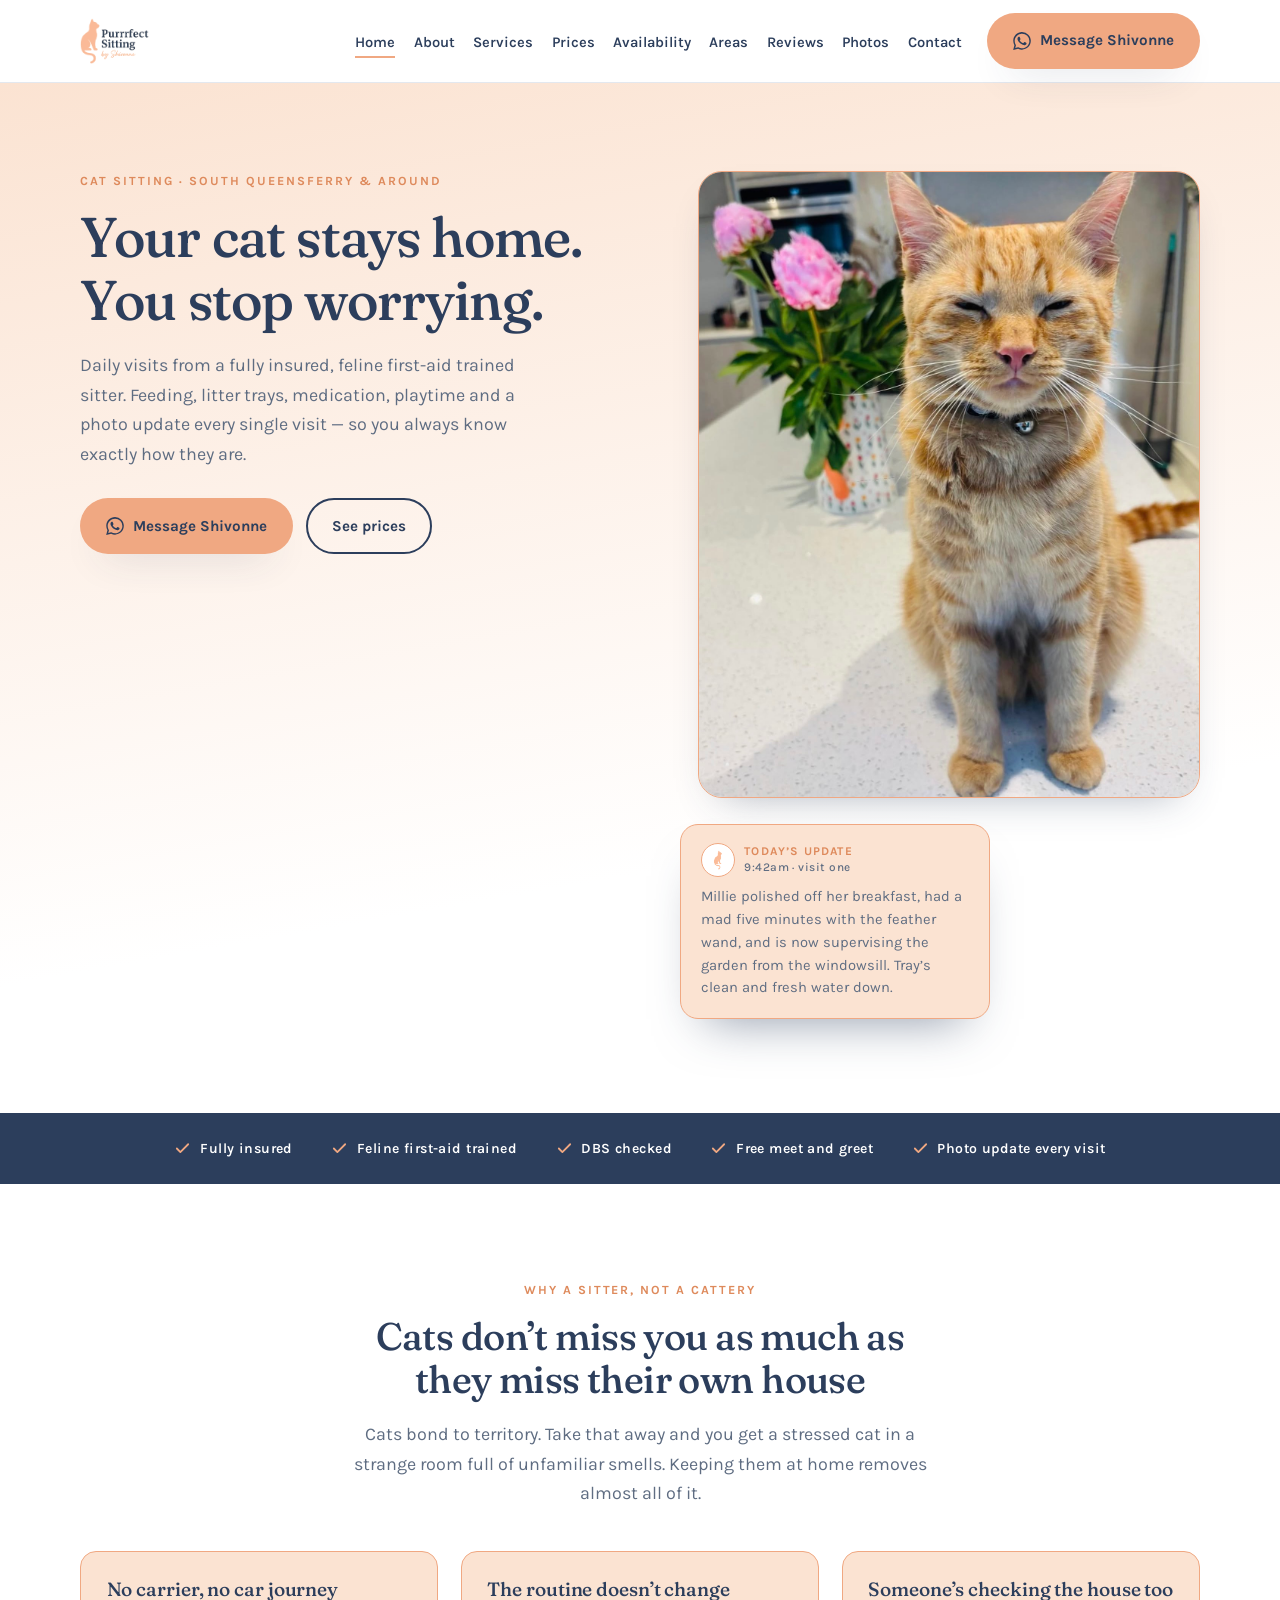
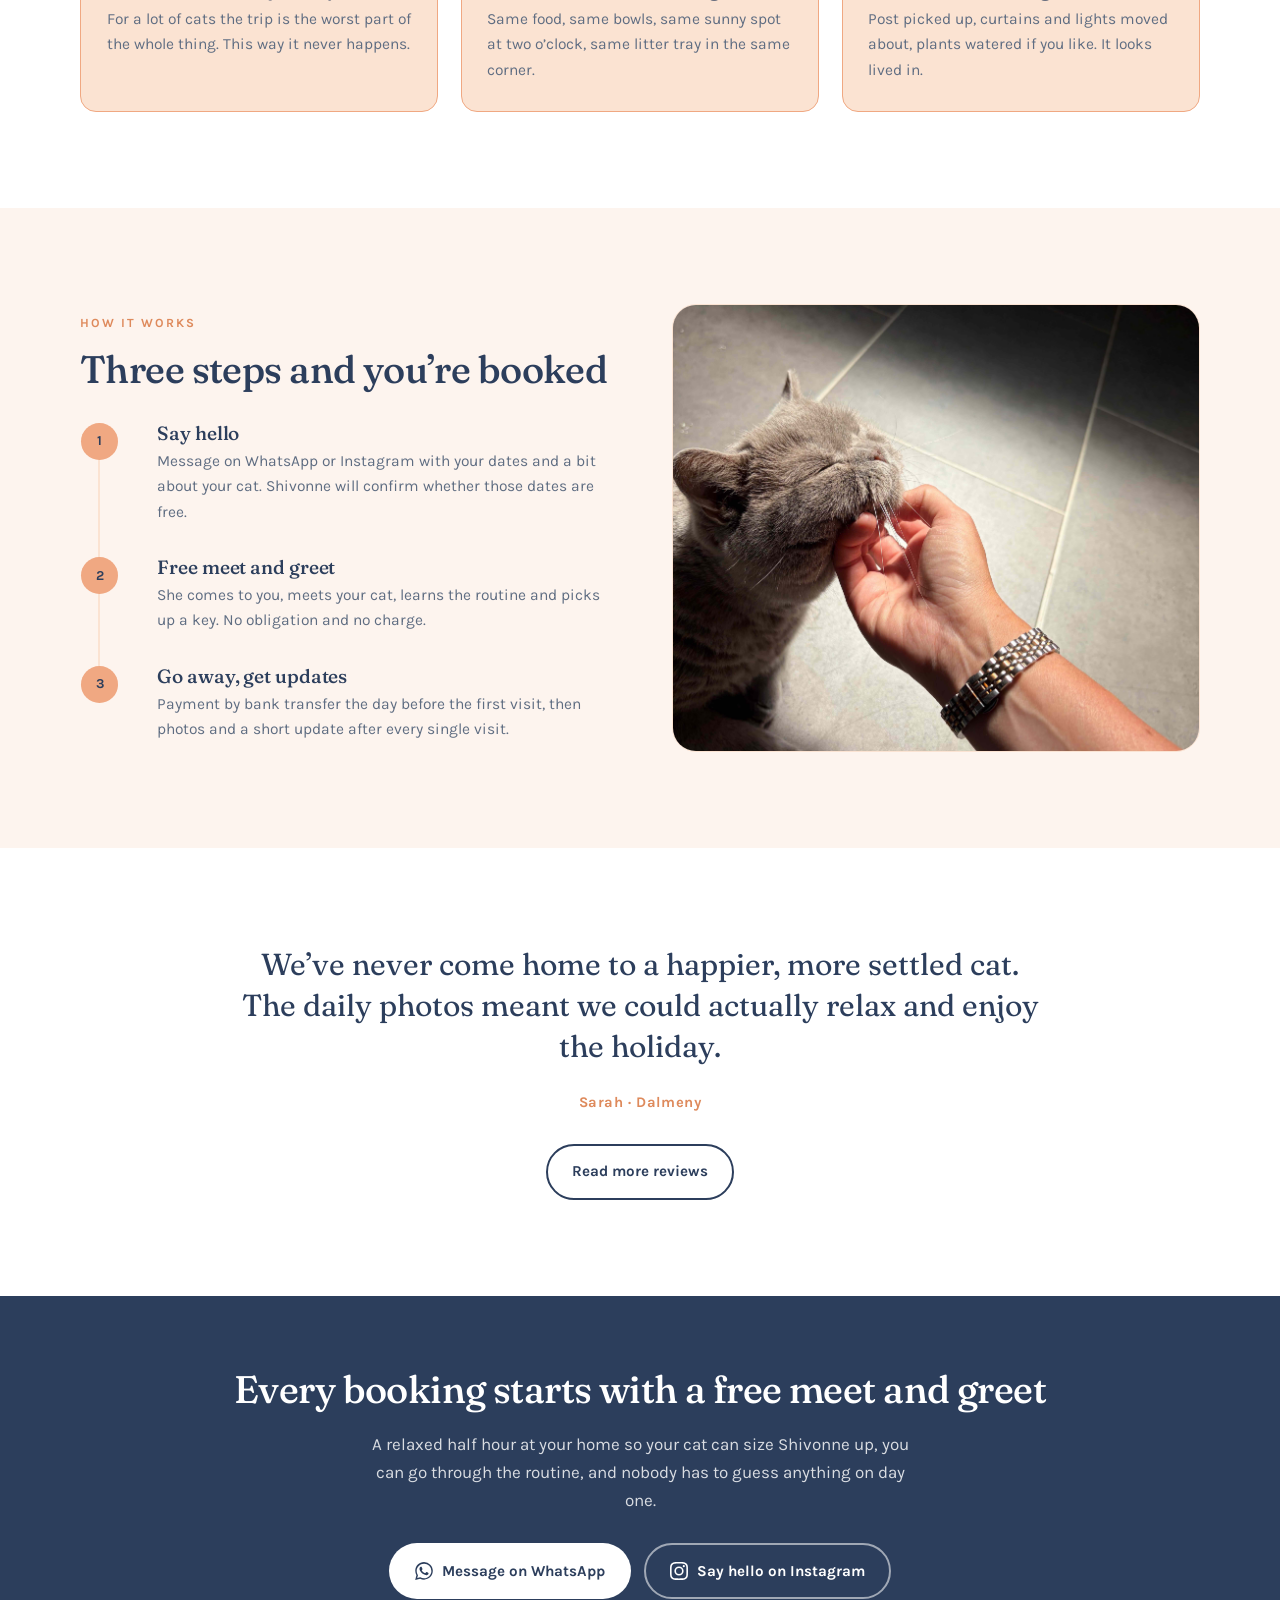
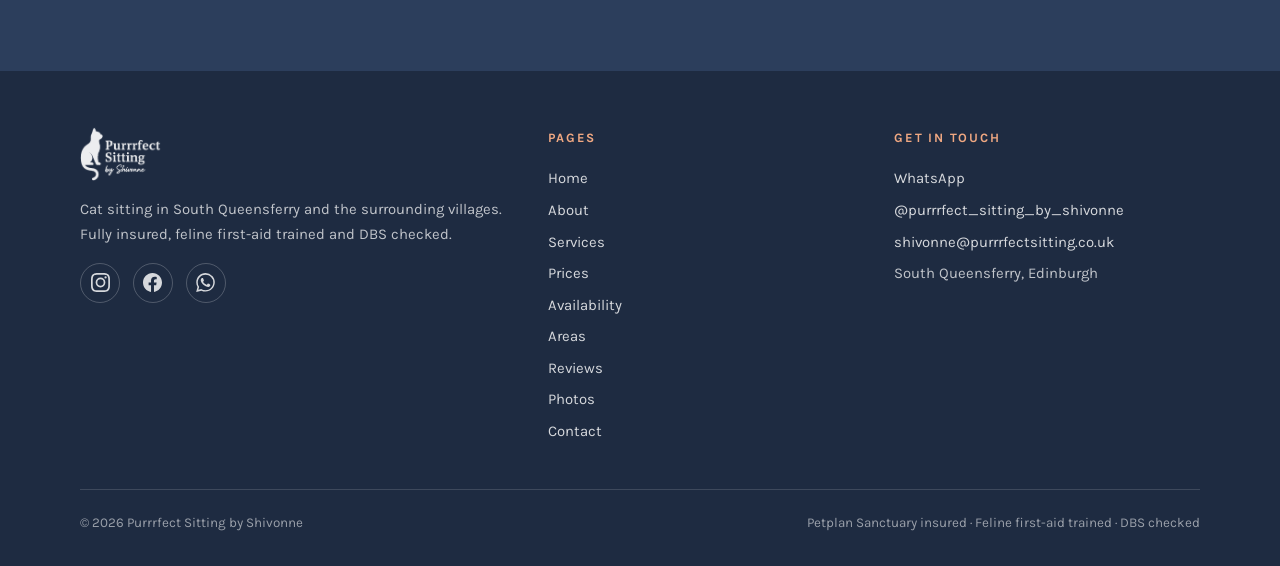
<file: index.html>
<!DOCTYPE html>
<html lang="en-GB">
<head>
<meta charset="utf-8">
<meta name="viewport" content="width=device-width, initial-scale=1">
<title>Purrrfect Sitting by Shivonne | Cat sitting in South Queensferry &amp; Edinburgh</title>
<meta name="description" content="Insured, feline first-aid trained cat sitting in South Queensferry and West Edinburgh. Daily home visits from £12, with a photo update every visit.">
<link rel="icon" href="assets/favicon.png" type="image/png">
<link rel="apple-touch-icon" href="assets/apple-touch-icon.png">
<meta property="og:title" content="Purrrfect Sitting by Shivonne | Cat sitting in South Queensferry &amp; Edinburgh">
<meta property="og:description" content="Insured, feline first-aid trained cat sitting in South Queensferry and West Edinburgh. Daily home visits from £12, with a photo update every visit.">
<meta property="og:type" content="website">
<meta property="og:image" content="assets/logo.png">
<link rel="stylesheet" href="css/style.css">
</head>
<body>
<a class="skip-link" href="#main">Skip to content</a>
<header class="site-header">
  <div class="wrap">
    <a class="brand" href="index.html"><img src="assets/logo.png" alt="Purrrfect Sitting by Shivonne" width="832" height="552"></a>
    <button class="nav-toggle" type="button" aria-expanded="false" aria-controls="site-nav" aria-label="Open menu"><svg viewBox="0 0 24 24" fill="none" stroke="currentColor" stroke-width="2" stroke-linecap="round" aria-hidden="true"><line x1="3" y1="6" x2="21" y2="6"/><line x1="3" y1="12" x2="21" y2="12"/><line x1="3" y1="18" x2="21" y2="18"/></svg></button>
    <nav class="site-nav" id="site-nav" aria-label="Main"><ul><li><a href="index.html" aria-current="page">Home</a></li><li><a href="about.html">About</a></li><li><a href="services.html">Services</a></li><li><a href="prices.html">Prices</a></li><li><a href="availability.html">Availability</a></li><li><a href="areas.html">Areas</a></li><li><a href="testimonials.html">Reviews</a></li><li><a href="gallery.html">Photos</a></li><li><a href="contact.html">Contact</a></li></ul></nav>
    <a class="btn btn--primary header-cta" href="https://wa.me/447809421669"><svg viewBox="0 0 24 24" fill="currentColor" aria-hidden="true"><path d="M17.47 14.38c-.3-.15-1.76-.87-2.03-.97-.27-.1-.47-.15-.67.15-.2.3-.77.97-.94 1.17-.17.2-.35.22-.65.07-.3-.15-1.26-.46-2.4-1.48-.89-.79-1.49-1.77-1.66-2.07-.17-.3-.02-.46.13-.61.13-.13.3-.35.45-.52.15-.17.2-.3.3-.5.1-.2.05-.37-.02-.52-.08-.15-.67-1.61-.92-2.21-.24-.58-.49-.5-.67-.51h-.57c-.2 0-.52.07-.79.37-.27.3-1.04 1.02-1.04 2.48s1.06 2.88 1.21 3.08c.15.2 2.1 3.2 5.08 4.49.71.31 1.26.49 1.69.62.71.23 1.36.2 1.87.12.57-.09 1.76-.72 2.01-1.41.25-.69.25-1.29.17-1.41-.07-.13-.27-.2-.57-.35M12.05 21.8h-.01a9.8 9.8 0 0 1-4.99-1.37l-.36-.21-3.71.97.99-3.62-.23-.37a9.8 9.8 0 0 1-1.5-5.23c0-5.4 4.4-9.8 9.81-9.8 2.62 0 5.08 1.02 6.93 2.88a9.74 9.74 0 0 1 2.87 6.93c0 5.41-4.4 9.81-9.8 9.81m8.34-18.15A11.7 11.7 0 0 0 12.05 0C5.6 0 .35 5.25.34 11.7c0 2.06.54 4.08 1.56 5.85L.24 24l6.6-1.73a11.7 11.7 0 0 0 5.2 1.24h.01c6.45 0 11.7-5.25 11.7-11.7 0-3.13-1.21-6.07-3.42-8.28"/></svg> Message Shivonne</a>
  </div>
</header>
<main id="main">
<section class="hero">
  <div class="wrap">
    <div>
      <p class="eyebrow">Cat sitting &middot; South Queensferry &amp; around</p>
      <h1>Your cat stays home. You stop worrying.</h1>
      <p class="lede">Daily visits from a fully insured, feline first-aid trained sitter. Feeding, litter trays, medication, playtime and a photo update every single visit &mdash; so you always know exactly how they are.</p>
      <div class="btn-row">
        <a class="btn btn--primary" href="https://wa.me/447809421669"><svg viewBox="0 0 24 24" fill="currentColor" aria-hidden="true"><path d="M17.47 14.38c-.3-.15-1.76-.87-2.03-.97-.27-.1-.47-.15-.67.15-.2.3-.77.97-.94 1.17-.17.2-.35.22-.65.07-.3-.15-1.26-.46-2.4-1.48-.89-.79-1.49-1.77-1.66-2.07-.17-.3-.02-.46.13-.61.13-.13.3-.35.45-.52.15-.17.2-.3.3-.5.1-.2.05-.37-.02-.52-.08-.15-.67-1.61-.92-2.21-.24-.58-.49-.5-.67-.51h-.57c-.2 0-.52.07-.79.37-.27.3-1.04 1.02-1.04 2.48s1.06 2.88 1.21 3.08c.15.2 2.1 3.2 5.08 4.49.71.31 1.26.49 1.69.62.71.23 1.36.2 1.87.12.57-.09 1.76-.72 2.01-1.41.25-.69.25-1.29.17-1.41-.07-.13-.27-.2-.57-.35M12.05 21.8h-.01a9.8 9.8 0 0 1-4.99-1.37l-.36-.21-3.71.97.99-3.62-.23-.37a9.8 9.8 0 0 1-1.5-5.23c0-5.4 4.4-9.8 9.81-9.8 2.62 0 5.08 1.02 6.93 2.88a9.74 9.74 0 0 1 2.87 6.93c0 5.41-4.4 9.81-9.8 9.81m8.34-18.15A11.7 11.7 0 0 0 12.05 0C5.6 0 .35 5.25.34 11.7c0 2.06.54 4.08 1.56 5.85L.24 24l6.6-1.73a11.7 11.7 0 0 0 5.2 1.24h.01c6.45 0 11.7-5.25 11.7-11.7 0-3.13-1.21-6.07-3.42-8.28"/></svg> Message Shivonne</a>
        <a class="btn btn--ghost" href="prices.html">See prices</a>
      </div>
    </div>
    <div class="hero-visual">
      <!-- Drop a photo named hero.jpg into assets/photos/ and it appears here automatically -->
      <div class="hero-photo"><img src="assets/photos/hero.jpg" alt="A cat relaxing at home during a visit" onerror="this.remove()"></div>
      <div class="update-card">
        <div class="update-card__head">
          <span class="update-card__avatar"></span>
          <span>
            <span class="update-card__meta">Today&rsquo;s update</span><br>
            <span class="update-card__time">9:42am &middot; visit one</span>
          </span>
        </div>
        <p>Millie polished off her breakfast, had a mad five minutes with the feather wand, and is now supervising the garden from the windowsill. Tray&rsquo;s clean and fresh water down.</p>
      </div>
    </div>
  </div>
</section>

<div class="trust">
  <div class="wrap">
    <ul>
      <li><svg viewBox="0 0 24 24" fill="none" stroke="currentColor" stroke-width="2.5" stroke-linecap="round" stroke-linejoin="round" aria-hidden="true"><polyline points="20 6 9 17 4 12"/></svg> Fully insured</li>
      <li><svg viewBox="0 0 24 24" fill="none" stroke="currentColor" stroke-width="2.5" stroke-linecap="round" stroke-linejoin="round" aria-hidden="true"><polyline points="20 6 9 17 4 12"/></svg> Feline first-aid trained</li>
      <li><svg viewBox="0 0 24 24" fill="none" stroke="currentColor" stroke-width="2.5" stroke-linecap="round" stroke-linejoin="round" aria-hidden="true"><polyline points="20 6 9 17 4 12"/></svg> DBS checked</li>
      <li><svg viewBox="0 0 24 24" fill="none" stroke="currentColor" stroke-width="2.5" stroke-linecap="round" stroke-linejoin="round" aria-hidden="true"><polyline points="20 6 9 17 4 12"/></svg> Free meet and greet</li>
      <li><svg viewBox="0 0 24 24" fill="none" stroke="currentColor" stroke-width="2.5" stroke-linecap="round" stroke-linejoin="round" aria-hidden="true"><polyline points="20 6 9 17 4 12"/></svg> Photo update every visit</li>
    </ul>
  </div>
</div>

<section class="section">
  <div class="wrap">
    <div class="section-head is-centred reveal">
      <p class="eyebrow">Why a sitter, not a cattery</p>
      <h2>Cats don&rsquo;t miss you as much as they miss their own house</h2>
      <p class="lede">Cats bond to territory. Take that away and you get a stressed cat in a strange room full of unfamiliar smells. Keeping them at home removes almost all of it.</p>
    </div>
    <div class="grid grid--3">
      <div class="card reveal">
        <h3>No carrier, no car journey</h3>
        <p>For a lot of cats the trip is the worst part of the whole thing. This way it never happens.</p>
      </div>
      <div class="card reveal">
        <h3>The routine doesn&rsquo;t change</h3>
        <p>Same food, same bowls, same sunny spot at two o&rsquo;clock, same litter tray in the same corner.</p>
      </div>
      <div class="card reveal">
        <h3>Someone&rsquo;s checking the house too</h3>
        <p>Post picked up, curtains and lights moved about, plants watered if you like. It looks lived in.</p>
      </div>
    </div>
  </div>
</section>

<section class="section section--tint">
  <div class="wrap">
    <div class="split">
      <div class="reveal">
        <p class="eyebrow">How it works</p>
        <h2>Three steps and you&rsquo;re booked</h2>
        <ol class="timeline" style="margin-top:2rem">
          <li data-step="1">
            <h3>Say hello</h3>
            <p>Message on WhatsApp or Instagram with your dates and a bit about your cat. Shivonne will confirm whether those dates are free.</p>
          </li>
          <li data-step="2">
            <h3>Free meet and greet</h3>
            <p>She comes to you, meets your cat, learns the routine and picks up a key. No obligation and no charge.</p>
          </li>
          <li data-step="3">
            <h3>Go away, get updates</h3>
            <p>Payment by bank transfer the day before the first visit, then photos and a short update after every single visit.</p>
          </li>
        </ol>
      </div>
      <div class="reveal">
        <!-- Photo named meet-greet.jpg in assets/photos/ -->
        <div class="split__photo"><img src="assets/photos/meet-greet.jpg" alt="Shivonne meeting a client&rsquo;s cat" onerror="this.remove()"></div>
      </div>
    </div>
  </div>
</section>

<section class="section">
  <div class="wrap pull-quote reveal">
    <!-- EDIT: replace with a real review -->
    <blockquote>We&rsquo;ve never come home to a happier, more settled cat. The daily photos meant we could actually relax and enjoy the holiday.</blockquote>
    <cite>Sarah &middot; Dalmeny</cite>
    <div class="btn-row" style="justify-content:center;margin-top:1.8rem">
      <a class="btn btn--ghost" href="testimonials.html">Read more reviews</a>
    </div>
  </div>
</section>

<section class="cta-band">
  <div class="wrap">
    <h2>Every booking starts with a free meet and greet</h2>
    <p>A relaxed half hour at your home so your cat can size Shivonne up, you can go through the routine, and nobody has to guess anything on day one.</p>
    <div class="btn-row">
      <a class="btn btn--light" href="https://wa.me/447809421669"><svg viewBox="0 0 24 24" fill="currentColor" aria-hidden="true"><path d="M17.47 14.38c-.3-.15-1.76-.87-2.03-.97-.27-.1-.47-.15-.67.15-.2.3-.77.97-.94 1.17-.17.2-.35.22-.65.07-.3-.15-1.26-.46-2.4-1.48-.89-.79-1.49-1.77-1.66-2.07-.17-.3-.02-.46.13-.61.13-.13.3-.35.45-.52.15-.17.2-.3.3-.5.1-.2.05-.37-.02-.52-.08-.15-.67-1.61-.92-2.21-.24-.58-.49-.5-.67-.51h-.57c-.2 0-.52.07-.79.37-.27.3-1.04 1.02-1.04 2.48s1.06 2.88 1.21 3.08c.15.2 2.1 3.2 5.08 4.49.71.31 1.26.49 1.69.62.71.23 1.36.2 1.87.12.57-.09 1.76-.72 2.01-1.41.25-.69.25-1.29.17-1.41-.07-.13-.27-.2-.57-.35M12.05 21.8h-.01a9.8 9.8 0 0 1-4.99-1.37l-.36-.21-3.71.97.99-3.62-.23-.37a9.8 9.8 0 0 1-1.5-5.23c0-5.4 4.4-9.8 9.81-9.8 2.62 0 5.08 1.02 6.93 2.88a9.74 9.74 0 0 1 2.87 6.93c0 5.41-4.4 9.81-9.8 9.81m8.34-18.15A11.7 11.7 0 0 0 12.05 0C5.6 0 .35 5.25.34 11.7c0 2.06.54 4.08 1.56 5.85L.24 24l6.6-1.73a11.7 11.7 0 0 0 5.2 1.24h.01c6.45 0 11.7-5.25 11.7-11.7 0-3.13-1.21-6.07-3.42-8.28"/></svg> Message on WhatsApp</a>
      <a class="btn btn--outline-light" href="https://www.instagram.com/purrrfect_sitting_by_shivonne/"><svg viewBox="0 0 24 24" fill="currentColor" aria-hidden="true"><path d="M12 2.16c3.2 0 3.58.01 4.85.07 1.17.05 1.8.25 2.23.41.56.22.96.48 1.38.9.42.42.68.82.9 1.38.16.42.36 1.06.41 2.23.06 1.27.07 1.65.07 4.85s-.01 3.58-.07 4.85c-.05 1.17-.25 1.8-.41 2.23-.22.56-.48.96-.9 1.38-.42.42-.82.68-1.38.9-.42.16-1.06.36-2.23.41-1.27.06-1.65.07-4.85.07s-3.58-.01-4.85-.07c-1.17-.05-1.8-.25-2.23-.41-.56-.22-.96-.48-1.38-.9a3.8 3.8 0 0 1-.9-1.38c-.16-.42-.36-1.06-.41-2.23-.06-1.27-.07-1.65-.07-4.85s.01-3.58.07-4.85c.05-1.17.25-1.8.41-2.23.22-.56.48-.96.9-1.38.42-.42.82-.68 1.38-.9.42-.16 1.06-.36 2.23-.41C8.42 2.17 8.8 2.16 12 2.16M12 0C8.74 0 8.33.01 7.05.07 5.78.13 4.9.33 4.14.63c-.79.3-1.46.71-2.13 1.38A5.9 5.9 0 0 0 .63 4.14c-.3.76-.5 1.64-.56 2.91C.01 8.33 0 8.74 0 12s.01 3.67.07 4.95c.06 1.27.26 2.15.56 2.91.3.79.71 1.46 1.38 2.13.67.67 1.34 1.08 2.13 1.38.76.3 1.64.5 2.91.56C8.33 23.99 8.74 24 12 24s3.67-.01 4.95-.07c1.27-.06 2.15-.26 2.91-.56.79-.3 1.46-.71 2.13-1.38.67-.67 1.08-1.34 1.38-2.13.3-.76.5-1.64.56-2.91.06-1.28.07-1.69.07-4.95s-.01-3.67-.07-4.95c-.06-1.27-.26-2.15-.56-2.91-.3-.79-.71-1.46-1.38-2.13A5.9 5.9 0 0 0 19.86.63c-.76-.3-1.64-.5-2.91-.56C15.67.01 15.26 0 12 0m0 5.84a6.16 6.16 0 1 0 0 12.32 6.16 6.16 0 0 0 0-12.32M12 16a4 4 0 1 1 0-8 4 4 0 0 1 0 8m7.85-10.4a1.44 1.44 0 1 1-2.88 0 1.44 1.44 0 0 1 2.88 0"/></svg> Say hello on Instagram</a>
    </div>
  </div>
</section>
</main>
<footer class="site-footer">
  <div class="wrap">
    <div class="footer-grid">
      <div>
        <img class="footer-logo" src="assets/logo.png" alt="Purrrfect Sitting by Shivonne">
        <p>Cat sitting in South Queensferry and the surrounding villages. Fully insured, feline first-aid trained and DBS checked.</p>
        <div class="footer-social">
          <a href="https://www.instagram.com/purrrfect_sitting_by_shivonne/" aria-label="Instagram"><svg viewBox="0 0 24 24" fill="currentColor" aria-hidden="true"><path d="M12 2.16c3.2 0 3.58.01 4.85.07 1.17.05 1.8.25 2.23.41.56.22.96.48 1.38.9.42.42.68.82.9 1.38.16.42.36 1.06.41 2.23.06 1.27.07 1.65.07 4.85s-.01 3.58-.07 4.85c-.05 1.17-.25 1.8-.41 2.23-.22.56-.48.96-.9 1.38-.42.42-.82.68-1.38.9-.42.16-1.06.36-2.23.41-1.27.06-1.65.07-4.85.07s-3.58-.01-4.85-.07c-1.17-.05-1.8-.25-2.23-.41-.56-.22-.96-.48-1.38-.9a3.8 3.8 0 0 1-.9-1.38c-.16-.42-.36-1.06-.41-2.23-.06-1.27-.07-1.65-.07-4.85s.01-3.58.07-4.85c.05-1.17.25-1.8.41-2.23.22-.56.48-.96.9-1.38.42-.42.82-.68 1.38-.9.42-.16 1.06-.36 2.23-.41C8.42 2.17 8.8 2.16 12 2.16M12 0C8.74 0 8.33.01 7.05.07 5.78.13 4.9.33 4.14.63c-.79.3-1.46.71-2.13 1.38A5.9 5.9 0 0 0 .63 4.14c-.3.76-.5 1.64-.56 2.91C.01 8.33 0 8.74 0 12s.01 3.67.07 4.95c.06 1.27.26 2.15.56 2.91.3.79.71 1.46 1.38 2.13.67.67 1.34 1.08 2.13 1.38.76.3 1.64.5 2.91.56C8.33 23.99 8.74 24 12 24s3.67-.01 4.95-.07c1.27-.06 2.15-.26 2.91-.56.79-.3 1.46-.71 2.13-1.38.67-.67 1.08-1.34 1.38-2.13.3-.76.5-1.64.56-2.91.06-1.28.07-1.69.07-4.95s-.01-3.67-.07-4.95c-.06-1.27-.26-2.15-.56-2.91-.3-.79-.71-1.46-1.38-2.13A5.9 5.9 0 0 0 19.86.63c-.76-.3-1.64-.5-2.91-.56C15.67.01 15.26 0 12 0m0 5.84a6.16 6.16 0 1 0 0 12.32 6.16 6.16 0 0 0 0-12.32M12 16a4 4 0 1 1 0-8 4 4 0 0 1 0 8m7.85-10.4a1.44 1.44 0 1 1-2.88 0 1.44 1.44 0 0 1 2.88 0"/></svg></a>
          <a href="https://www.facebook.com/share/1aujTGWp8v/" aria-label="Facebook"><svg viewBox="0 0 24 24" fill="currentColor" aria-hidden="true"><path d="M24 12.07C24 5.4 18.63 0 12 0S0 5.4 0 12.07C0 18.1 4.39 23.1 10.13 24v-8.44H7.08v-3.49h3.05V9.41c0-3.02 1.79-4.69 4.53-4.69 1.31 0 2.68.24 2.68.24v2.97h-1.51c-1.49 0-1.96.93-1.96 1.89v2.25h3.33l-.53 3.49h-2.8V24C19.61 23.1 24 18.1 24 12.07"/></svg></a>
          <a href="https://wa.me/447809421669" aria-label="WhatsApp"><svg viewBox="0 0 24 24" fill="currentColor" aria-hidden="true"><path d="M17.47 14.38c-.3-.15-1.76-.87-2.03-.97-.27-.1-.47-.15-.67.15-.2.3-.77.97-.94 1.17-.17.2-.35.22-.65.07-.3-.15-1.26-.46-2.4-1.48-.89-.79-1.49-1.77-1.66-2.07-.17-.3-.02-.46.13-.61.13-.13.3-.35.45-.52.15-.17.2-.3.3-.5.1-.2.05-.37-.02-.52-.08-.15-.67-1.61-.92-2.21-.24-.58-.49-.5-.67-.51h-.57c-.2 0-.52.07-.79.37-.27.3-1.04 1.02-1.04 2.48s1.06 2.88 1.21 3.08c.15.2 2.1 3.2 5.08 4.49.71.31 1.26.49 1.69.62.71.23 1.36.2 1.87.12.57-.09 1.76-.72 2.01-1.41.25-.69.25-1.29.17-1.41-.07-.13-.27-.2-.57-.35M12.05 21.8h-.01a9.8 9.8 0 0 1-4.99-1.37l-.36-.21-3.71.97.99-3.62-.23-.37a9.8 9.8 0 0 1-1.5-5.23c0-5.4 4.4-9.8 9.81-9.8 2.62 0 5.08 1.02 6.93 2.88a9.74 9.74 0 0 1 2.87 6.93c0 5.41-4.4 9.81-9.8 9.81m8.34-18.15A11.7 11.7 0 0 0 12.05 0C5.6 0 .35 5.25.34 11.7c0 2.06.54 4.08 1.56 5.85L.24 24l6.6-1.73a11.7 11.7 0 0 0 5.2 1.24h.01c6.45 0 11.7-5.25 11.7-11.7 0-3.13-1.21-6.07-3.42-8.28"/></svg></a>
        </div>
      </div>
      <div>
        <h4>Pages</h4>
        <ul><li><a href="index.html">Home</a></li><li><a href="about.html">About</a></li><li><a href="services.html">Services</a></li><li><a href="prices.html">Prices</a></li><li><a href="availability.html">Availability</a></li><li><a href="areas.html">Areas</a></li><li><a href="testimonials.html">Reviews</a></li><li><a href="gallery.html">Photos</a></li><li><a href="contact.html">Contact</a></li></ul>
      </div>
      <div>
        <h4>Get in touch</h4>
        <ul>
          <li><a href="https://wa.me/447809421669">WhatsApp</a></li>
          <li><a href="https://www.instagram.com/purrrfect_sitting_by_shivonne/">@purrrfect_sitting_by_shivonne</a></li>
          <li><a href="mailto:shivonne@purrrfectsitting.co.uk">shivonne@purrrfectsitting.co.uk</a></li>
          <li>South Queensferry, Edinburgh</li>
        </ul>
      </div>
    </div>
    <div class="footer-base">
      <span>&copy; 2026 Purrrfect Sitting by Shivonne</span>
      <span>Petplan Sanctuary insured &middot; Feline first-aid trained &middot; DBS checked</span>
    </div>
  </div>
</footer>
<a class="float-wa" href="https://wa.me/447809421669" aria-label="Message on WhatsApp"><svg viewBox="0 0 24 24" fill="currentColor" aria-hidden="true"><path d="M17.47 14.38c-.3-.15-1.76-.87-2.03-.97-.27-.1-.47-.15-.67.15-.2.3-.77.97-.94 1.17-.17.2-.35.22-.65.07-.3-.15-1.26-.46-2.4-1.48-.89-.79-1.49-1.77-1.66-2.07-.17-.3-.02-.46.13-.61.13-.13.3-.35.45-.52.15-.17.2-.3.3-.5.1-.2.05-.37-.02-.52-.08-.15-.67-1.61-.92-2.21-.24-.58-.49-.5-.67-.51h-.57c-.2 0-.52.07-.79.37-.27.3-1.04 1.02-1.04 2.48s1.06 2.88 1.21 3.08c.15.2 2.1 3.2 5.08 4.49.71.31 1.26.49 1.69.62.71.23 1.36.2 1.87.12.57-.09 1.76-.72 2.01-1.41.25-.69.25-1.29.17-1.41-.07-.13-.27-.2-.57-.35M12.05 21.8h-.01a9.8 9.8 0 0 1-4.99-1.37l-.36-.21-3.71.97.99-3.62-.23-.37a9.8 9.8 0 0 1-1.5-5.23c0-5.4 4.4-9.8 9.81-9.8 2.62 0 5.08 1.02 6.93 2.88a9.74 9.74 0 0 1 2.87 6.93c0 5.41-4.4 9.81-9.8 9.81m8.34-18.15A11.7 11.7 0 0 0 12.05 0C5.6 0 .35 5.25.34 11.7c0 2.06.54 4.08 1.56 5.85L.24 24l6.6-1.73a11.7 11.7 0 0 0 5.2 1.24h.01c6.45 0 11.7-5.25 11.7-11.7 0-3.13-1.21-6.07-3.42-8.28"/></svg></a>
<script src="js/site.js"></script>

</body>
</html>
</file>
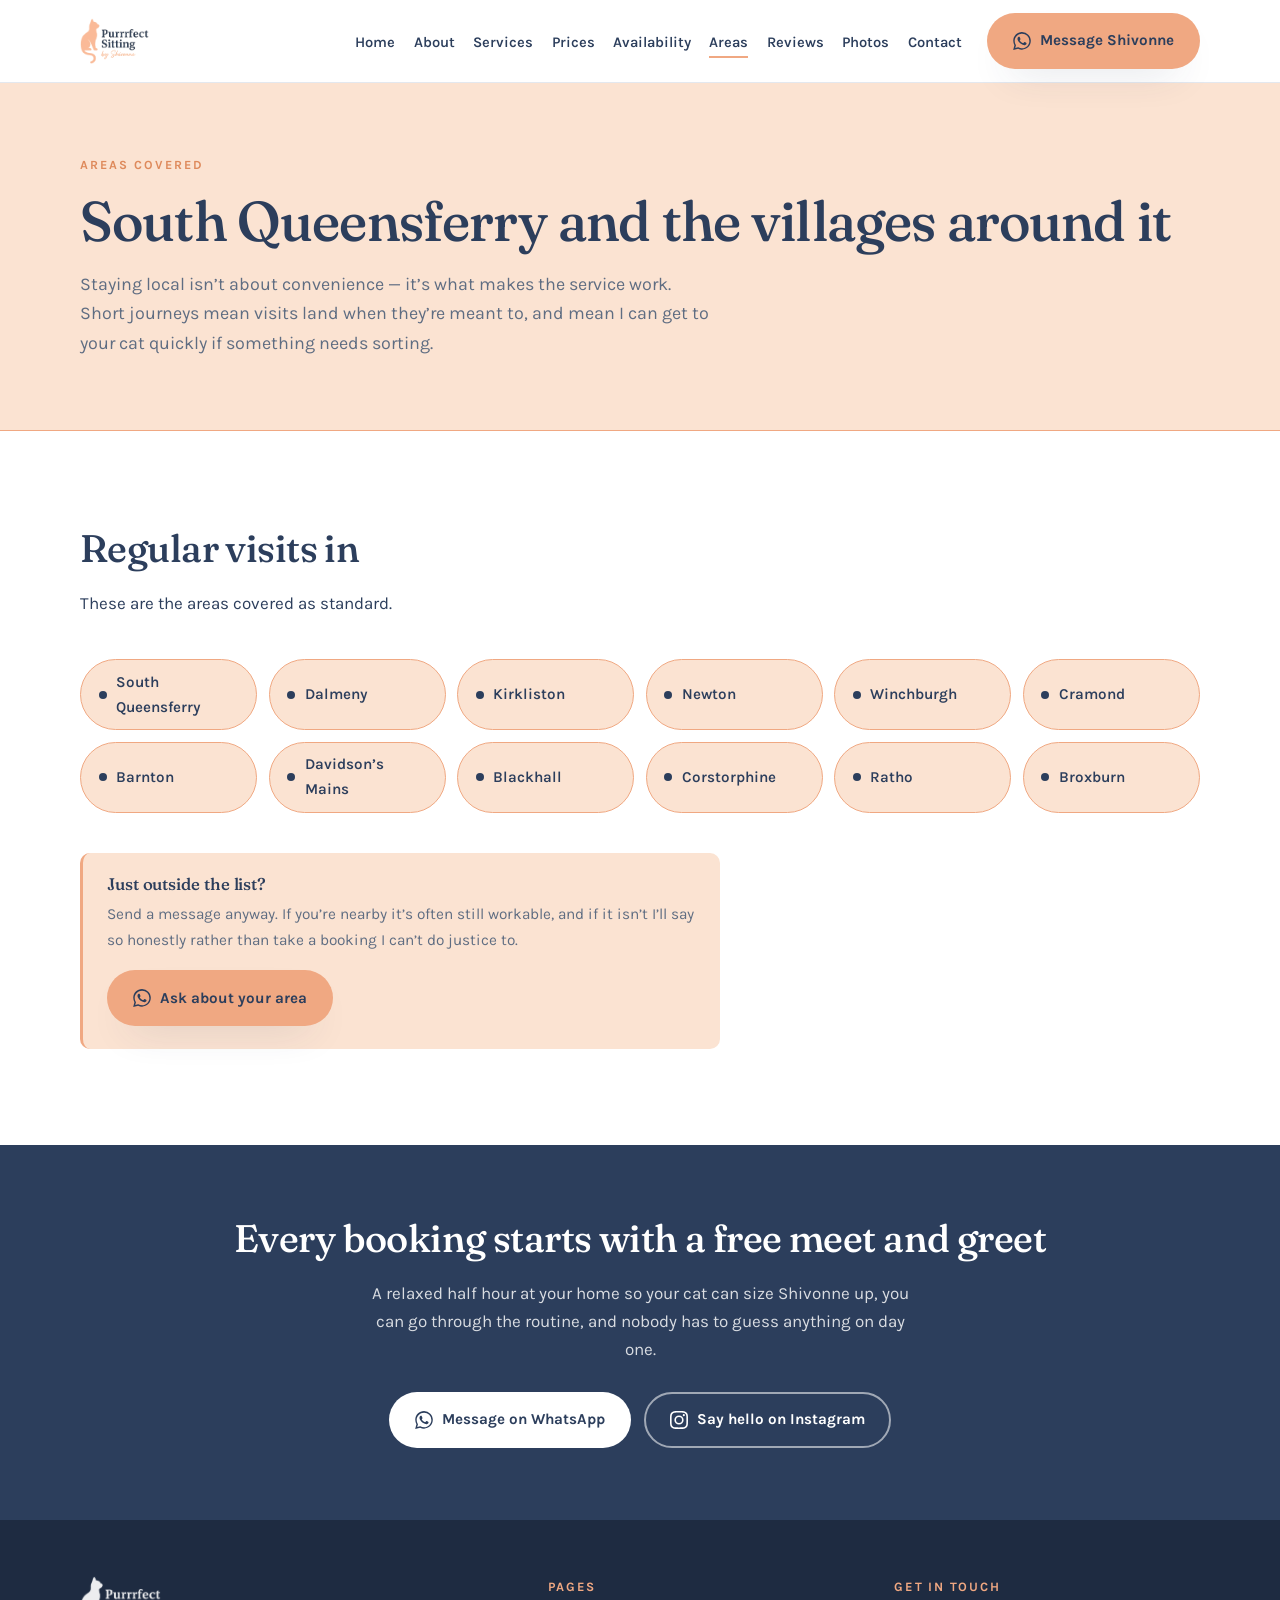
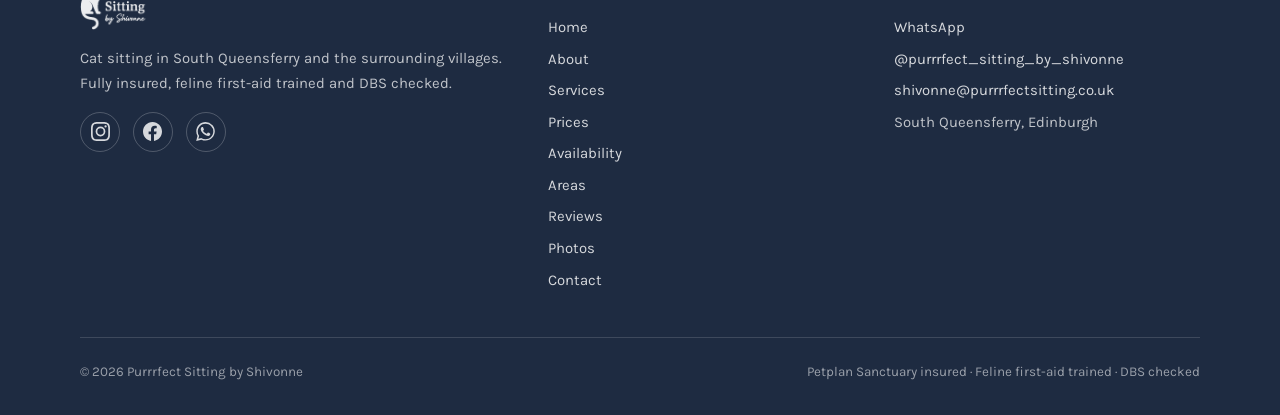
<file: areas.html>
<!DOCTYPE html>
<html lang="en-GB">
<head>
<meta charset="utf-8">
<meta name="viewport" content="width=device-width, initial-scale=1">
<title>Areas covered | Purrrfect Sitting by Shivonne</title>
<meta name="description" content="Cat sitting in South Queensferry, Dalmeny, Kirkliston, Cramond, Barnton, Corstorphine and the surrounding areas of West Edinburgh.">
<link rel="icon" href="assets/favicon.png" type="image/png">
<link rel="apple-touch-icon" href="assets/apple-touch-icon.png">
<meta property="og:title" content="Areas covered | Purrrfect Sitting by Shivonne">
<meta property="og:description" content="Cat sitting in South Queensferry, Dalmeny, Kirkliston, Cramond, Barnton, Corstorphine and the surrounding areas of West Edinburgh.">
<meta property="og:type" content="website">
<meta property="og:image" content="assets/logo.png">
<link rel="stylesheet" href="css/style.css">
</head>
<body>
<a class="skip-link" href="#main">Skip to content</a>
<header class="site-header">
  <div class="wrap">
    <a class="brand" href="index.html"><img src="assets/logo.png" alt="Purrrfect Sitting by Shivonne" width="832" height="552"></a>
    <button class="nav-toggle" type="button" aria-expanded="false" aria-controls="site-nav" aria-label="Open menu"><svg viewBox="0 0 24 24" fill="none" stroke="currentColor" stroke-width="2" stroke-linecap="round" aria-hidden="true"><line x1="3" y1="6" x2="21" y2="6"/><line x1="3" y1="12" x2="21" y2="12"/><line x1="3" y1="18" x2="21" y2="18"/></svg></button>
    <nav class="site-nav" id="site-nav" aria-label="Main"><ul><li><a href="index.html">Home</a></li><li><a href="about.html">About</a></li><li><a href="services.html">Services</a></li><li><a href="prices.html">Prices</a></li><li><a href="availability.html">Availability</a></li><li><a href="areas.html" aria-current="page">Areas</a></li><li><a href="testimonials.html">Reviews</a></li><li><a href="gallery.html">Photos</a></li><li><a href="contact.html">Contact</a></li></ul></nav>
    <a class="btn btn--primary header-cta" href="https://wa.me/447809421669"><svg viewBox="0 0 24 24" fill="currentColor" aria-hidden="true"><path d="M17.47 14.38c-.3-.15-1.76-.87-2.03-.97-.27-.1-.47-.15-.67.15-.2.3-.77.97-.94 1.17-.17.2-.35.22-.65.07-.3-.15-1.26-.46-2.4-1.48-.89-.79-1.49-1.77-1.66-2.07-.17-.3-.02-.46.13-.61.13-.13.3-.35.45-.52.15-.17.2-.3.3-.5.1-.2.05-.37-.02-.52-.08-.15-.67-1.61-.92-2.21-.24-.58-.49-.5-.67-.51h-.57c-.2 0-.52.07-.79.37-.27.3-1.04 1.02-1.04 2.48s1.06 2.88 1.21 3.08c.15.2 2.1 3.2 5.08 4.49.71.31 1.26.49 1.69.62.71.23 1.36.2 1.87.12.57-.09 1.76-.72 2.01-1.41.25-.69.25-1.29.17-1.41-.07-.13-.27-.2-.57-.35M12.05 21.8h-.01a9.8 9.8 0 0 1-4.99-1.37l-.36-.21-3.71.97.99-3.62-.23-.37a9.8 9.8 0 0 1-1.5-5.23c0-5.4 4.4-9.8 9.81-9.8 2.62 0 5.08 1.02 6.93 2.88a9.74 9.74 0 0 1 2.87 6.93c0 5.41-4.4 9.81-9.8 9.81m8.34-18.15A11.7 11.7 0 0 0 12.05 0C5.6 0 .35 5.25.34 11.7c0 2.06.54 4.08 1.56 5.85L.24 24l6.6-1.73a11.7 11.7 0 0 0 5.2 1.24h.01c6.45 0 11.7-5.25 11.7-11.7 0-3.13-1.21-6.07-3.42-8.28"/></svg> Message Shivonne</a>
  </div>
</header>
<main id="main">
<section class="page-head">
  <div class="wrap">
    <p class="eyebrow">Areas covered</p>
    <h1>South Queensferry and the villages around it</h1>
    <p class="lede">Staying local isn&rsquo;t about convenience &mdash; it&rsquo;s what makes the service work. Short journeys mean visits land when they&rsquo;re meant to, and mean I can get to your cat quickly if something needs sorting.</p>
  </div>
</section>

<section class="section">
  <div class="wrap">
    <div class="section-head reveal">
      <h2>Regular visits in</h2>
      <p>These are the areas covered as standard.</p>
    </div>
    <!-- EDIT: adjust this list to the areas you actually want to cover -->
    <ul class="area-list reveal"><li>South Queensferry</li><li>Dalmeny</li><li>Kirkliston</li><li>Newton</li><li>Winchburgh</li><li>Cramond</li><li>Barnton</li><li>Davidson&rsquo;s Mains</li><li>Blackhall</li><li>Corstorphine</li><li>Ratho</li><li>Broxburn</li></ul>

    <div class="note-box reveal" style="margin-top:2.5rem;max-width:640px">
      <h3>Just outside the list?</h3>
      <p>Send a message anyway. If you&rsquo;re nearby it&rsquo;s often still workable, and if it isn&rsquo;t I&rsquo;ll say so honestly rather than take a booking I can&rsquo;t do justice to.</p>
      <div class="btn-row" style="margin-top:1rem">
        <a class="btn btn--primary" href="https://wa.me/447809421669"><svg viewBox="0 0 24 24" fill="currentColor" aria-hidden="true"><path d="M17.47 14.38c-.3-.15-1.76-.87-2.03-.97-.27-.1-.47-.15-.67.15-.2.3-.77.97-.94 1.17-.17.2-.35.22-.65.07-.3-.15-1.26-.46-2.4-1.48-.89-.79-1.49-1.77-1.66-2.07-.17-.3-.02-.46.13-.61.13-.13.3-.35.45-.52.15-.17.2-.3.3-.5.1-.2.05-.37-.02-.52-.08-.15-.67-1.61-.92-2.21-.24-.58-.49-.5-.67-.51h-.57c-.2 0-.52.07-.79.37-.27.3-1.04 1.02-1.04 2.48s1.06 2.88 1.21 3.08c.15.2 2.1 3.2 5.08 4.49.71.31 1.26.49 1.69.62.71.23 1.36.2 1.87.12.57-.09 1.76-.72 2.01-1.41.25-.69.25-1.29.17-1.41-.07-.13-.27-.2-.57-.35M12.05 21.8h-.01a9.8 9.8 0 0 1-4.99-1.37l-.36-.21-3.71.97.99-3.62-.23-.37a9.8 9.8 0 0 1-1.5-5.23c0-5.4 4.4-9.8 9.81-9.8 2.62 0 5.08 1.02 6.93 2.88a9.74 9.74 0 0 1 2.87 6.93c0 5.41-4.4 9.81-9.8 9.81m8.34-18.15A11.7 11.7 0 0 0 12.05 0C5.6 0 .35 5.25.34 11.7c0 2.06.54 4.08 1.56 5.85L.24 24l6.6-1.73a11.7 11.7 0 0 0 5.2 1.24h.01c6.45 0 11.7-5.25 11.7-11.7 0-3.13-1.21-6.07-3.42-8.28"/></svg> Ask about your area</a>
      </div>
    </div>
  </div>
</section>

<section class="cta-band">
  <div class="wrap">
    <h2>Every booking starts with a free meet and greet</h2>
    <p>A relaxed half hour at your home so your cat can size Shivonne up, you can go through the routine, and nobody has to guess anything on day one.</p>
    <div class="btn-row">
      <a class="btn btn--light" href="https://wa.me/447809421669"><svg viewBox="0 0 24 24" fill="currentColor" aria-hidden="true"><path d="M17.47 14.38c-.3-.15-1.76-.87-2.03-.97-.27-.1-.47-.15-.67.15-.2.3-.77.97-.94 1.17-.17.2-.35.22-.65.07-.3-.15-1.26-.46-2.4-1.48-.89-.79-1.49-1.77-1.66-2.07-.17-.3-.02-.46.13-.61.13-.13.3-.35.45-.52.15-.17.2-.3.3-.5.1-.2.05-.37-.02-.52-.08-.15-.67-1.61-.92-2.21-.24-.58-.49-.5-.67-.51h-.57c-.2 0-.52.07-.79.37-.27.3-1.04 1.02-1.04 2.48s1.06 2.88 1.21 3.08c.15.2 2.1 3.2 5.08 4.49.71.31 1.26.49 1.69.62.71.23 1.36.2 1.87.12.57-.09 1.76-.72 2.01-1.41.25-.69.25-1.29.17-1.41-.07-.13-.27-.2-.57-.35M12.05 21.8h-.01a9.8 9.8 0 0 1-4.99-1.37l-.36-.21-3.71.97.99-3.62-.23-.37a9.8 9.8 0 0 1-1.5-5.23c0-5.4 4.4-9.8 9.81-9.8 2.62 0 5.08 1.02 6.93 2.88a9.74 9.74 0 0 1 2.87 6.93c0 5.41-4.4 9.81-9.8 9.81m8.34-18.15A11.7 11.7 0 0 0 12.05 0C5.6 0 .35 5.25.34 11.7c0 2.06.54 4.08 1.56 5.85L.24 24l6.6-1.73a11.7 11.7 0 0 0 5.2 1.24h.01c6.45 0 11.7-5.25 11.7-11.7 0-3.13-1.21-6.07-3.42-8.28"/></svg> Message on WhatsApp</a>
      <a class="btn btn--outline-light" href="https://www.instagram.com/purrrfect_sitting_by_shivonne/"><svg viewBox="0 0 24 24" fill="currentColor" aria-hidden="true"><path d="M12 2.16c3.2 0 3.58.01 4.85.07 1.17.05 1.8.25 2.23.41.56.22.96.48 1.38.9.42.42.68.82.9 1.38.16.42.36 1.06.41 2.23.06 1.27.07 1.65.07 4.85s-.01 3.58-.07 4.85c-.05 1.17-.25 1.8-.41 2.23-.22.56-.48.96-.9 1.38-.42.42-.82.68-1.38.9-.42.16-1.06.36-2.23.41-1.27.06-1.65.07-4.85.07s-3.58-.01-4.85-.07c-1.17-.05-1.8-.25-2.23-.41-.56-.22-.96-.48-1.38-.9a3.8 3.8 0 0 1-.9-1.38c-.16-.42-.36-1.06-.41-2.23-.06-1.27-.07-1.65-.07-4.85s.01-3.58.07-4.85c.05-1.17.25-1.8.41-2.23.22-.56.48-.96.9-1.38.42-.42.82-.68 1.38-.9.42-.16 1.06-.36 2.23-.41C8.42 2.17 8.8 2.16 12 2.16M12 0C8.74 0 8.33.01 7.05.07 5.78.13 4.9.33 4.14.63c-.79.3-1.46.71-2.13 1.38A5.9 5.9 0 0 0 .63 4.14c-.3.76-.5 1.64-.56 2.91C.01 8.33 0 8.74 0 12s.01 3.67.07 4.95c.06 1.27.26 2.15.56 2.91.3.79.71 1.46 1.38 2.13.67.67 1.34 1.08 2.13 1.38.76.3 1.64.5 2.91.56C8.33 23.99 8.74 24 12 24s3.67-.01 4.95-.07c1.27-.06 2.15-.26 2.91-.56.79-.3 1.46-.71 2.13-1.38.67-.67 1.08-1.34 1.38-2.13.3-.76.5-1.64.56-2.91.06-1.28.07-1.69.07-4.95s-.01-3.67-.07-4.95c-.06-1.27-.26-2.15-.56-2.91-.3-.79-.71-1.46-1.38-2.13A5.9 5.9 0 0 0 19.86.63c-.76-.3-1.64-.5-2.91-.56C15.67.01 15.26 0 12 0m0 5.84a6.16 6.16 0 1 0 0 12.32 6.16 6.16 0 0 0 0-12.32M12 16a4 4 0 1 1 0-8 4 4 0 0 1 0 8m7.85-10.4a1.44 1.44 0 1 1-2.88 0 1.44 1.44 0 0 1 2.88 0"/></svg> Say hello on Instagram</a>
    </div>
  </div>
</section>
</main>
<footer class="site-footer">
  <div class="wrap">
    <div class="footer-grid">
      <div>
        <img class="footer-logo" src="assets/logo.png" alt="Purrrfect Sitting by Shivonne">
        <p>Cat sitting in South Queensferry and the surrounding villages. Fully insured, feline first-aid trained and DBS checked.</p>
        <div class="footer-social">
          <a href="https://www.instagram.com/purrrfect_sitting_by_shivonne/" aria-label="Instagram"><svg viewBox="0 0 24 24" fill="currentColor" aria-hidden="true"><path d="M12 2.16c3.2 0 3.58.01 4.85.07 1.17.05 1.8.25 2.23.41.56.22.96.48 1.38.9.42.42.68.82.9 1.38.16.42.36 1.06.41 2.23.06 1.27.07 1.65.07 4.85s-.01 3.58-.07 4.85c-.05 1.17-.25 1.8-.41 2.23-.22.56-.48.96-.9 1.38-.42.42-.82.68-1.38.9-.42.16-1.06.36-2.23.41-1.27.06-1.65.07-4.85.07s-3.58-.01-4.85-.07c-1.17-.05-1.8-.25-2.23-.41-.56-.22-.96-.48-1.38-.9a3.8 3.8 0 0 1-.9-1.38c-.16-.42-.36-1.06-.41-2.23-.06-1.27-.07-1.65-.07-4.85s.01-3.58.07-4.85c.05-1.17.25-1.8.41-2.23.22-.56.48-.96.9-1.38.42-.42.82-.68 1.38-.9.42-.16 1.06-.36 2.23-.41C8.42 2.17 8.8 2.16 12 2.16M12 0C8.74 0 8.33.01 7.05.07 5.78.13 4.9.33 4.14.63c-.79.3-1.46.71-2.13 1.38A5.9 5.9 0 0 0 .63 4.14c-.3.76-.5 1.64-.56 2.91C.01 8.33 0 8.74 0 12s.01 3.67.07 4.95c.06 1.27.26 2.15.56 2.91.3.79.71 1.46 1.38 2.13.67.67 1.34 1.08 2.13 1.38.76.3 1.64.5 2.91.56C8.33 23.99 8.74 24 12 24s3.67-.01 4.95-.07c1.27-.06 2.15-.26 2.91-.56.79-.3 1.46-.71 2.13-1.38.67-.67 1.08-1.34 1.38-2.13.3-.76.5-1.64.56-2.91.06-1.28.07-1.69.07-4.95s-.01-3.67-.07-4.95c-.06-1.27-.26-2.15-.56-2.91-.3-.79-.71-1.46-1.38-2.13A5.9 5.9 0 0 0 19.86.63c-.76-.3-1.64-.5-2.91-.56C15.67.01 15.26 0 12 0m0 5.84a6.16 6.16 0 1 0 0 12.32 6.16 6.16 0 0 0 0-12.32M12 16a4 4 0 1 1 0-8 4 4 0 0 1 0 8m7.85-10.4a1.44 1.44 0 1 1-2.88 0 1.44 1.44 0 0 1 2.88 0"/></svg></a>
          <a href="https://www.facebook.com/share/1aujTGWp8v/" aria-label="Facebook"><svg viewBox="0 0 24 24" fill="currentColor" aria-hidden="true"><path d="M24 12.07C24 5.4 18.63 0 12 0S0 5.4 0 12.07C0 18.1 4.39 23.1 10.13 24v-8.44H7.08v-3.49h3.05V9.41c0-3.02 1.79-4.69 4.53-4.69 1.31 0 2.68.24 2.68.24v2.97h-1.51c-1.49 0-1.96.93-1.96 1.89v2.25h3.33l-.53 3.49h-2.8V24C19.61 23.1 24 18.1 24 12.07"/></svg></a>
          <a href="https://wa.me/447809421669" aria-label="WhatsApp"><svg viewBox="0 0 24 24" fill="currentColor" aria-hidden="true"><path d="M17.47 14.38c-.3-.15-1.76-.87-2.03-.97-.27-.1-.47-.15-.67.15-.2.3-.77.97-.94 1.17-.17.2-.35.22-.65.07-.3-.15-1.26-.46-2.4-1.48-.89-.79-1.49-1.77-1.66-2.07-.17-.3-.02-.46.13-.61.13-.13.3-.35.45-.52.15-.17.2-.3.3-.5.1-.2.05-.37-.02-.52-.08-.15-.67-1.61-.92-2.21-.24-.58-.49-.5-.67-.51h-.57c-.2 0-.52.07-.79.37-.27.3-1.04 1.02-1.04 2.48s1.06 2.88 1.21 3.08c.15.2 2.1 3.2 5.08 4.49.71.31 1.26.49 1.69.62.71.23 1.36.2 1.87.12.57-.09 1.76-.72 2.01-1.41.25-.69.25-1.29.17-1.41-.07-.13-.27-.2-.57-.35M12.05 21.8h-.01a9.8 9.8 0 0 1-4.99-1.37l-.36-.21-3.71.97.99-3.62-.23-.37a9.8 9.8 0 0 1-1.5-5.23c0-5.4 4.4-9.8 9.81-9.8 2.62 0 5.08 1.02 6.93 2.88a9.74 9.74 0 0 1 2.87 6.93c0 5.41-4.4 9.81-9.8 9.81m8.34-18.15A11.7 11.7 0 0 0 12.05 0C5.6 0 .35 5.25.34 11.7c0 2.06.54 4.08 1.56 5.85L.24 24l6.6-1.73a11.7 11.7 0 0 0 5.2 1.24h.01c6.45 0 11.7-5.25 11.7-11.7 0-3.13-1.21-6.07-3.42-8.28"/></svg></a>
        </div>
      </div>
      <div>
        <h4>Pages</h4>
        <ul><li><a href="index.html">Home</a></li><li><a href="about.html">About</a></li><li><a href="services.html">Services</a></li><li><a href="prices.html">Prices</a></li><li><a href="availability.html">Availability</a></li><li><a href="areas.html">Areas</a></li><li><a href="testimonials.html">Reviews</a></li><li><a href="gallery.html">Photos</a></li><li><a href="contact.html">Contact</a></li></ul>
      </div>
      <div>
        <h4>Get in touch</h4>
        <ul>
          <li><a href="https://wa.me/447809421669">WhatsApp</a></li>
          <li><a href="https://www.instagram.com/purrrfect_sitting_by_shivonne/">@purrrfect_sitting_by_shivonne</a></li>
          <li><a href="mailto:shivonne@purrrfectsitting.co.uk">shivonne@purrrfectsitting.co.uk</a></li>
          <li>South Queensferry, Edinburgh</li>
        </ul>
      </div>
    </div>
    <div class="footer-base">
      <span>&copy; 2026 Purrrfect Sitting by Shivonne</span>
      <span>Petplan Sanctuary insured &middot; Feline first-aid trained &middot; DBS checked</span>
    </div>
  </div>
</footer>
<a class="float-wa" href="https://wa.me/447809421669" aria-label="Message on WhatsApp"><svg viewBox="0 0 24 24" fill="currentColor" aria-hidden="true"><path d="M17.47 14.38c-.3-.15-1.76-.87-2.03-.97-.27-.1-.47-.15-.67.15-.2.3-.77.97-.94 1.17-.17.2-.35.22-.65.07-.3-.15-1.26-.46-2.4-1.48-.89-.79-1.49-1.77-1.66-2.07-.17-.3-.02-.46.13-.61.13-.13.3-.35.45-.52.15-.17.2-.3.3-.5.1-.2.05-.37-.02-.52-.08-.15-.67-1.61-.92-2.21-.24-.58-.49-.5-.67-.51h-.57c-.2 0-.52.07-.79.37-.27.3-1.04 1.02-1.04 2.48s1.06 2.88 1.21 3.08c.15.2 2.1 3.2 5.08 4.49.71.31 1.26.49 1.69.62.71.23 1.36.2 1.87.12.57-.09 1.76-.72 2.01-1.41.25-.69.25-1.29.17-1.41-.07-.13-.27-.2-.57-.35M12.05 21.8h-.01a9.8 9.8 0 0 1-4.99-1.37l-.36-.21-3.71.97.99-3.62-.23-.37a9.8 9.8 0 0 1-1.5-5.23c0-5.4 4.4-9.8 9.81-9.8 2.62 0 5.08 1.02 6.93 2.88a9.74 9.74 0 0 1 2.87 6.93c0 5.41-4.4 9.81-9.8 9.81m8.34-18.15A11.7 11.7 0 0 0 12.05 0C5.6 0 .35 5.25.34 11.7c0 2.06.54 4.08 1.56 5.85L.24 24l6.6-1.73a11.7 11.7 0 0 0 5.2 1.24h.01c6.45 0 11.7-5.25 11.7-11.7 0-3.13-1.21-6.07-3.42-8.28"/></svg></a>
<script src="js/site.js"></script>

</body>
</html>
</file>
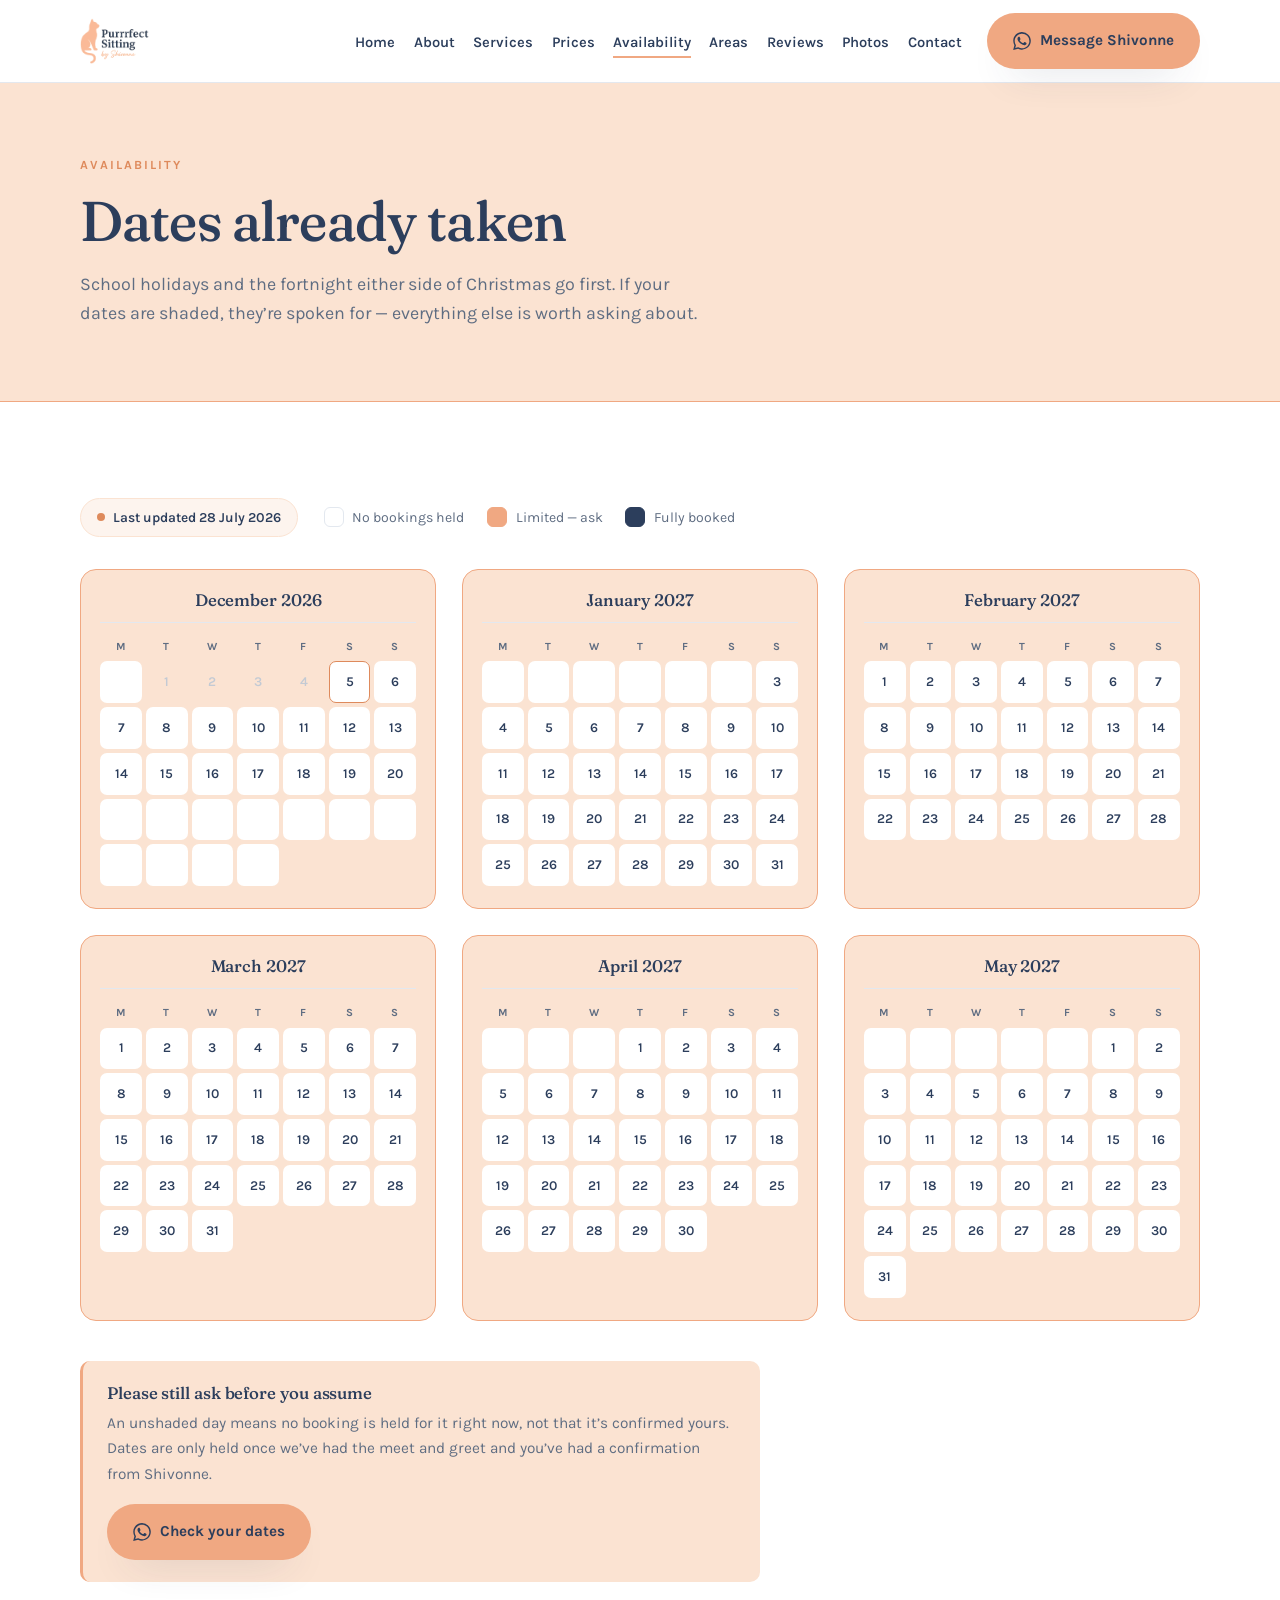
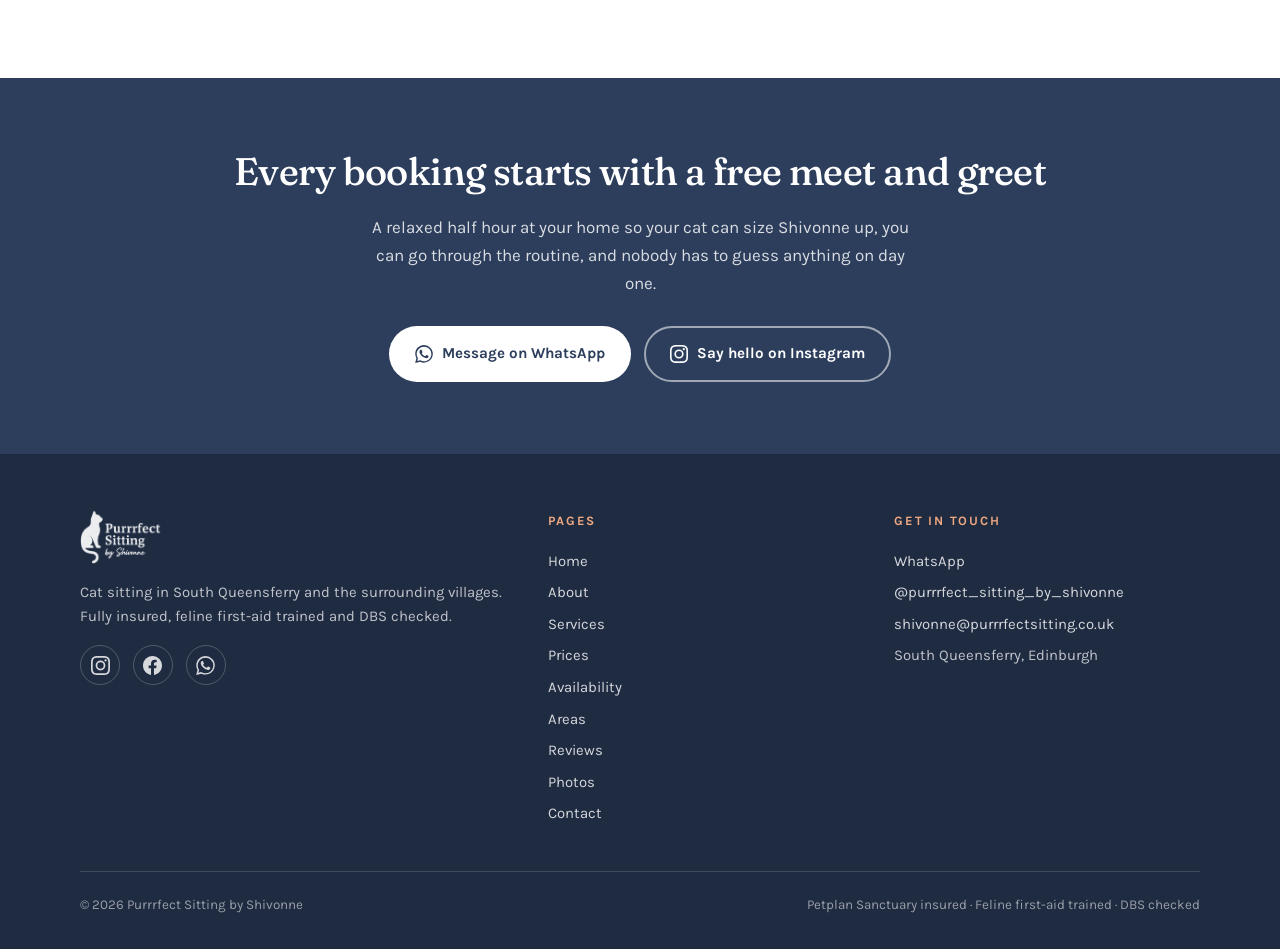
<file: availability.html>
<!DOCTYPE html>
<html lang="en-GB">
<head>
<meta charset="utf-8">
<meta name="viewport" content="width=device-width, initial-scale=1">
<title>Availability | Purrrfect Sitting by Shivonne</title>
<meta name="description" content="Check which dates are already booked for cat sitting in South Queensferry and West Edinburgh.">
<link rel="icon" href="assets/favicon.png" type="image/png">
<link rel="apple-touch-icon" href="assets/apple-touch-icon.png">
<meta property="og:title" content="Availability | Purrrfect Sitting by Shivonne">
<meta property="og:description" content="Check which dates are already booked for cat sitting in South Queensferry and West Edinburgh.">
<meta property="og:type" content="website">
<meta property="og:image" content="assets/logo.png">
<link rel="stylesheet" href="css/style.css">
</head>
<body>
<a class="skip-link" href="#main">Skip to content</a>
<header class="site-header">
  <div class="wrap">
    <a class="brand" href="index.html"><img src="assets/logo.png" alt="Purrrfect Sitting by Shivonne" width="832" height="552"></a>
    <button class="nav-toggle" type="button" aria-expanded="false" aria-controls="site-nav" aria-label="Open menu"><svg viewBox="0 0 24 24" fill="none" stroke="currentColor" stroke-width="2" stroke-linecap="round" aria-hidden="true"><line x1="3" y1="6" x2="21" y2="6"/><line x1="3" y1="12" x2="21" y2="12"/><line x1="3" y1="18" x2="21" y2="18"/></svg></button>
    <nav class="site-nav" id="site-nav" aria-label="Main"><ul><li><a href="index.html">Home</a></li><li><a href="about.html">About</a></li><li><a href="services.html">Services</a></li><li><a href="prices.html">Prices</a></li><li><a href="availability.html" aria-current="page">Availability</a></li><li><a href="areas.html">Areas</a></li><li><a href="testimonials.html">Reviews</a></li><li><a href="gallery.html">Photos</a></li><li><a href="contact.html">Contact</a></li></ul></nav>
    <a class="btn btn--primary header-cta" href="https://wa.me/447809421669"><svg viewBox="0 0 24 24" fill="currentColor" aria-hidden="true"><path d="M17.47 14.38c-.3-.15-1.76-.87-2.03-.97-.27-.1-.47-.15-.67.15-.2.3-.77.97-.94 1.17-.17.2-.35.22-.65.07-.3-.15-1.26-.46-2.4-1.48-.89-.79-1.49-1.77-1.66-2.07-.17-.3-.02-.46.13-.61.13-.13.3-.35.45-.52.15-.17.2-.3.3-.5.1-.2.05-.37-.02-.52-.08-.15-.67-1.61-.92-2.21-.24-.58-.49-.5-.67-.51h-.57c-.2 0-.52.07-.79.37-.27.3-1.04 1.02-1.04 2.48s1.06 2.88 1.21 3.08c.15.2 2.1 3.2 5.08 4.49.71.31 1.26.49 1.69.62.71.23 1.36.2 1.87.12.57-.09 1.76-.72 2.01-1.41.25-.69.25-1.29.17-1.41-.07-.13-.27-.2-.57-.35M12.05 21.8h-.01a9.8 9.8 0 0 1-4.99-1.37l-.36-.21-3.71.97.99-3.62-.23-.37a9.8 9.8 0 0 1-1.5-5.23c0-5.4 4.4-9.8 9.81-9.8 2.62 0 5.08 1.02 6.93 2.88a9.74 9.74 0 0 1 2.87 6.93c0 5.41-4.4 9.81-9.8 9.81m8.34-18.15A11.7 11.7 0 0 0 12.05 0C5.6 0 .35 5.25.34 11.7c0 2.06.54 4.08 1.56 5.85L.24 24l6.6-1.73a11.7 11.7 0 0 0 5.2 1.24h.01c6.45 0 11.7-5.25 11.7-11.7 0-3.13-1.21-6.07-3.42-8.28"/></svg> Message Shivonne</a>
  </div>
</header>
<main id="main">
<section class="page-head">
  <div class="wrap">
    <p class="eyebrow">Availability</p>
    <h1>Dates already taken</h1>
    <p class="lede">School holidays and the fortnight either side of Christmas go first. If your dates are shaded, they&rsquo;re spoken for &mdash; everything else is worth asking about.</p>
  </div>
</section>

<section class="section">
  <div class="wrap">
    <div class="cal-meta">
      <span class="cal-updated" id="cal-updated">Last updated recently</span>
      <ul class="cal-legend">
        <li><span class="cal-key"></span> No bookings held</li>
        <li><span class="cal-key cal-key--limited"></span> Limited &mdash; ask</li>
        <li><span class="cal-key cal-key--booked"></span> Fully booked</li>
      </ul>
    </div>

    <div class="cal-grid" id="cal-grid">
      <p class="cal-fallback">The calendar needs JavaScript to display. Send a message and Shivonne will confirm your dates.</p>
    </div>

    <div class="note-box reveal" style="margin-top:2.5rem;max-width:680px">
      <h3>Please still ask before you assume</h3>
      <p>An unshaded day means no booking is held for it right now, not that it&rsquo;s confirmed yours. Dates are only held once we&rsquo;ve had the meet and greet and you&rsquo;ve had a confirmation from Shivonne.</p>
      <div class="btn-row" style="margin-top:1rem">
        <a class="btn btn--primary" href="https://wa.me/447809421669"><svg viewBox="0 0 24 24" fill="currentColor" aria-hidden="true"><path d="M17.47 14.38c-.3-.15-1.76-.87-2.03-.97-.27-.1-.47-.15-.67.15-.2.3-.77.97-.94 1.17-.17.2-.35.22-.65.07-.3-.15-1.26-.46-2.4-1.48-.89-.79-1.49-1.77-1.66-2.07-.17-.3-.02-.46.13-.61.13-.13.3-.35.45-.52.15-.17.2-.3.3-.5.1-.2.05-.37-.02-.52-.08-.15-.67-1.61-.92-2.21-.24-.58-.49-.5-.67-.51h-.57c-.2 0-.52.07-.79.37-.27.3-1.04 1.02-1.04 2.48s1.06 2.88 1.21 3.08c.15.2 2.1 3.2 5.08 4.49.71.31 1.26.49 1.69.62.71.23 1.36.2 1.87.12.57-.09 1.76-.72 2.01-1.41.25-.69.25-1.29.17-1.41-.07-.13-.27-.2-.57-.35M12.05 21.8h-.01a9.8 9.8 0 0 1-4.99-1.37l-.36-.21-3.71.97.99-3.62-.23-.37a9.8 9.8 0 0 1-1.5-5.23c0-5.4 4.4-9.8 9.81-9.8 2.62 0 5.08 1.02 6.93 2.88a9.74 9.74 0 0 1 2.87 6.93c0 5.41-4.4 9.81-9.8 9.81m8.34-18.15A11.7 11.7 0 0 0 12.05 0C5.6 0 .35 5.25.34 11.7c0 2.06.54 4.08 1.56 5.85L.24 24l6.6-1.73a11.7 11.7 0 0 0 5.2 1.24h.01c6.45 0 11.7-5.25 11.7-11.7 0-3.13-1.21-6.07-3.42-8.28"/></svg> Check your dates</a>
      </div>
    </div>
  </div>
</section>

<section class="cta-band">
  <div class="wrap">
    <h2>Every booking starts with a free meet and greet</h2>
    <p>A relaxed half hour at your home so your cat can size Shivonne up, you can go through the routine, and nobody has to guess anything on day one.</p>
    <div class="btn-row">
      <a class="btn btn--light" href="https://wa.me/447809421669"><svg viewBox="0 0 24 24" fill="currentColor" aria-hidden="true"><path d="M17.47 14.38c-.3-.15-1.76-.87-2.03-.97-.27-.1-.47-.15-.67.15-.2.3-.77.97-.94 1.17-.17.2-.35.22-.65.07-.3-.15-1.26-.46-2.4-1.48-.89-.79-1.49-1.77-1.66-2.07-.17-.3-.02-.46.13-.61.13-.13.3-.35.45-.52.15-.17.2-.3.3-.5.1-.2.05-.37-.02-.52-.08-.15-.67-1.61-.92-2.21-.24-.58-.49-.5-.67-.51h-.57c-.2 0-.52.07-.79.37-.27.3-1.04 1.02-1.04 2.48s1.06 2.88 1.21 3.08c.15.2 2.1 3.2 5.08 4.49.71.31 1.26.49 1.69.62.71.23 1.36.2 1.87.12.57-.09 1.76-.72 2.01-1.41.25-.69.25-1.29.17-1.41-.07-.13-.27-.2-.57-.35M12.05 21.8h-.01a9.8 9.8 0 0 1-4.99-1.37l-.36-.21-3.71.97.99-3.62-.23-.37a9.8 9.8 0 0 1-1.5-5.23c0-5.4 4.4-9.8 9.81-9.8 2.62 0 5.08 1.02 6.93 2.88a9.74 9.74 0 0 1 2.87 6.93c0 5.41-4.4 9.81-9.8 9.81m8.34-18.15A11.7 11.7 0 0 0 12.05 0C5.6 0 .35 5.25.34 11.7c0 2.06.54 4.08 1.56 5.85L.24 24l6.6-1.73a11.7 11.7 0 0 0 5.2 1.24h.01c6.45 0 11.7-5.25 11.7-11.7 0-3.13-1.21-6.07-3.42-8.28"/></svg> Message on WhatsApp</a>
      <a class="btn btn--outline-light" href="https://www.instagram.com/purrrfect_sitting_by_shivonne/"><svg viewBox="0 0 24 24" fill="currentColor" aria-hidden="true"><path d="M12 2.16c3.2 0 3.58.01 4.85.07 1.17.05 1.8.25 2.23.41.56.22.96.48 1.38.9.42.42.68.82.9 1.38.16.42.36 1.06.41 2.23.06 1.27.07 1.65.07 4.85s-.01 3.58-.07 4.85c-.05 1.17-.25 1.8-.41 2.23-.22.56-.48.96-.9 1.38-.42.42-.82.68-1.38.9-.42.16-1.06.36-2.23.41-1.27.06-1.65.07-4.85.07s-3.58-.01-4.85-.07c-1.17-.05-1.8-.25-2.23-.41-.56-.22-.96-.48-1.38-.9a3.8 3.8 0 0 1-.9-1.38c-.16-.42-.36-1.06-.41-2.23-.06-1.27-.07-1.65-.07-4.85s.01-3.58.07-4.85c.05-1.17.25-1.8.41-2.23.22-.56.48-.96.9-1.38.42-.42.82-.68 1.38-.9.42-.16 1.06-.36 2.23-.41C8.42 2.17 8.8 2.16 12 2.16M12 0C8.74 0 8.33.01 7.05.07 5.78.13 4.9.33 4.14.63c-.79.3-1.46.71-2.13 1.38A5.9 5.9 0 0 0 .63 4.14c-.3.76-.5 1.64-.56 2.91C.01 8.33 0 8.74 0 12s.01 3.67.07 4.95c.06 1.27.26 2.15.56 2.91.3.79.71 1.46 1.38 2.13.67.67 1.34 1.08 2.13 1.38.76.3 1.64.5 2.91.56C8.33 23.99 8.74 24 12 24s3.67-.01 4.95-.07c1.27-.06 2.15-.26 2.91-.56.79-.3 1.46-.71 2.13-1.38.67-.67 1.08-1.34 1.38-2.13.3-.76.5-1.64.56-2.91.06-1.28.07-1.69.07-4.95s-.01-3.67-.07-4.95c-.06-1.27-.26-2.15-.56-2.91-.3-.79-.71-1.46-1.38-2.13A5.9 5.9 0 0 0 19.86.63c-.76-.3-1.64-.5-2.91-.56C15.67.01 15.26 0 12 0m0 5.84a6.16 6.16 0 1 0 0 12.32 6.16 6.16 0 0 0 0-12.32M12 16a4 4 0 1 1 0-8 4 4 0 0 1 0 8m7.85-10.4a1.44 1.44 0 1 1-2.88 0 1.44 1.44 0 0 1 2.88 0"/></svg> Say hello on Instagram</a>
    </div>
  </div>
</section>
</main>
<footer class="site-footer">
  <div class="wrap">
    <div class="footer-grid">
      <div>
        <img class="footer-logo" src="assets/logo.png" alt="Purrrfect Sitting by Shivonne">
        <p>Cat sitting in South Queensferry and the surrounding villages. Fully insured, feline first-aid trained and DBS checked.</p>
        <div class="footer-social">
          <a href="https://www.instagram.com/purrrfect_sitting_by_shivonne/" aria-label="Instagram"><svg viewBox="0 0 24 24" fill="currentColor" aria-hidden="true"><path d="M12 2.16c3.2 0 3.58.01 4.85.07 1.17.05 1.8.25 2.23.41.56.22.96.48 1.38.9.42.42.68.82.9 1.38.16.42.36 1.06.41 2.23.06 1.27.07 1.65.07 4.85s-.01 3.58-.07 4.85c-.05 1.17-.25 1.8-.41 2.23-.22.56-.48.96-.9 1.38-.42.42-.82.68-1.38.9-.42.16-1.06.36-2.23.41-1.27.06-1.65.07-4.85.07s-3.58-.01-4.85-.07c-1.17-.05-1.8-.25-2.23-.41-.56-.22-.96-.48-1.38-.9a3.8 3.8 0 0 1-.9-1.38c-.16-.42-.36-1.06-.41-2.23-.06-1.27-.07-1.65-.07-4.85s.01-3.58.07-4.85c.05-1.17.25-1.8.41-2.23.22-.56.48-.96.9-1.38.42-.42.82-.68 1.38-.9.42-.16 1.06-.36 2.23-.41C8.42 2.17 8.8 2.16 12 2.16M12 0C8.74 0 8.33.01 7.05.07 5.78.13 4.9.33 4.14.63c-.79.3-1.46.71-2.13 1.38A5.9 5.9 0 0 0 .63 4.14c-.3.76-.5 1.64-.56 2.91C.01 8.33 0 8.74 0 12s.01 3.67.07 4.95c.06 1.27.26 2.15.56 2.91.3.79.71 1.46 1.38 2.13.67.67 1.34 1.08 2.13 1.38.76.3 1.64.5 2.91.56C8.33 23.99 8.74 24 12 24s3.67-.01 4.95-.07c1.27-.06 2.15-.26 2.91-.56.79-.3 1.46-.71 2.13-1.38.67-.67 1.08-1.34 1.38-2.13.3-.76.5-1.64.56-2.91.06-1.28.07-1.69.07-4.95s-.01-3.67-.07-4.95c-.06-1.27-.26-2.15-.56-2.91-.3-.79-.71-1.46-1.38-2.13A5.9 5.9 0 0 0 19.86.63c-.76-.3-1.64-.5-2.91-.56C15.67.01 15.26 0 12 0m0 5.84a6.16 6.16 0 1 0 0 12.32 6.16 6.16 0 0 0 0-12.32M12 16a4 4 0 1 1 0-8 4 4 0 0 1 0 8m7.85-10.4a1.44 1.44 0 1 1-2.88 0 1.44 1.44 0 0 1 2.88 0"/></svg></a>
          <a href="https://www.facebook.com/share/1aujTGWp8v/" aria-label="Facebook"><svg viewBox="0 0 24 24" fill="currentColor" aria-hidden="true"><path d="M24 12.07C24 5.4 18.63 0 12 0S0 5.4 0 12.07C0 18.1 4.39 23.1 10.13 24v-8.44H7.08v-3.49h3.05V9.41c0-3.02 1.79-4.69 4.53-4.69 1.31 0 2.68.24 2.68.24v2.97h-1.51c-1.49 0-1.96.93-1.96 1.89v2.25h3.33l-.53 3.49h-2.8V24C19.61 23.1 24 18.1 24 12.07"/></svg></a>
          <a href="https://wa.me/447809421669" aria-label="WhatsApp"><svg viewBox="0 0 24 24" fill="currentColor" aria-hidden="true"><path d="M17.47 14.38c-.3-.15-1.76-.87-2.03-.97-.27-.1-.47-.15-.67.15-.2.3-.77.97-.94 1.17-.17.2-.35.22-.65.07-.3-.15-1.26-.46-2.4-1.48-.89-.79-1.49-1.77-1.66-2.07-.17-.3-.02-.46.13-.61.13-.13.3-.35.45-.52.15-.17.2-.3.3-.5.1-.2.05-.37-.02-.52-.08-.15-.67-1.61-.92-2.21-.24-.58-.49-.5-.67-.51h-.57c-.2 0-.52.07-.79.37-.27.3-1.04 1.02-1.04 2.48s1.06 2.88 1.21 3.08c.15.2 2.1 3.2 5.08 4.49.71.31 1.26.49 1.69.62.71.23 1.36.2 1.87.12.57-.09 1.76-.72 2.01-1.41.25-.69.25-1.29.17-1.41-.07-.13-.27-.2-.57-.35M12.05 21.8h-.01a9.8 9.8 0 0 1-4.99-1.37l-.36-.21-3.71.97.99-3.62-.23-.37a9.8 9.8 0 0 1-1.5-5.23c0-5.4 4.4-9.8 9.81-9.8 2.62 0 5.08 1.02 6.93 2.88a9.74 9.74 0 0 1 2.87 6.93c0 5.41-4.4 9.81-9.8 9.81m8.34-18.15A11.7 11.7 0 0 0 12.05 0C5.6 0 .35 5.25.34 11.7c0 2.06.54 4.08 1.56 5.85L.24 24l6.6-1.73a11.7 11.7 0 0 0 5.2 1.24h.01c6.45 0 11.7-5.25 11.7-11.7 0-3.13-1.21-6.07-3.42-8.28"/></svg></a>
        </div>
      </div>
      <div>
        <h4>Pages</h4>
        <ul><li><a href="index.html">Home</a></li><li><a href="about.html">About</a></li><li><a href="services.html">Services</a></li><li><a href="prices.html">Prices</a></li><li><a href="availability.html">Availability</a></li><li><a href="areas.html">Areas</a></li><li><a href="testimonials.html">Reviews</a></li><li><a href="gallery.html">Photos</a></li><li><a href="contact.html">Contact</a></li></ul>
      </div>
      <div>
        <h4>Get in touch</h4>
        <ul>
          <li><a href="https://wa.me/447809421669">WhatsApp</a></li>
          <li><a href="https://www.instagram.com/purrrfect_sitting_by_shivonne/">@purrrfect_sitting_by_shivonne</a></li>
          <li><a href="mailto:shivonne@purrrfectsitting.co.uk">shivonne@purrrfectsitting.co.uk</a></li>
          <li>South Queensferry, Edinburgh</li>
        </ul>
      </div>
    </div>
    <div class="footer-base">
      <span>&copy; 2026 Purrrfect Sitting by Shivonne</span>
      <span>Petplan Sanctuary insured &middot; Feline first-aid trained &middot; DBS checked</span>
    </div>
  </div>
</footer>
<a class="float-wa" href="https://wa.me/447809421669" aria-label="Message on WhatsApp"><svg viewBox="0 0 24 24" fill="currentColor" aria-hidden="true"><path d="M17.47 14.38c-.3-.15-1.76-.87-2.03-.97-.27-.1-.47-.15-.67.15-.2.3-.77.97-.94 1.17-.17.2-.35.22-.65.07-.3-.15-1.26-.46-2.4-1.48-.89-.79-1.49-1.77-1.66-2.07-.17-.3-.02-.46.13-.61.13-.13.3-.35.45-.52.15-.17.2-.3.3-.5.1-.2.05-.37-.02-.52-.08-.15-.67-1.61-.92-2.21-.24-.58-.49-.5-.67-.51h-.57c-.2 0-.52.07-.79.37-.27.3-1.04 1.02-1.04 2.48s1.06 2.88 1.21 3.08c.15.2 2.1 3.2 5.08 4.49.71.31 1.26.49 1.69.62.71.23 1.36.2 1.87.12.57-.09 1.76-.72 2.01-1.41.25-.69.25-1.29.17-1.41-.07-.13-.27-.2-.57-.35M12.05 21.8h-.01a9.8 9.8 0 0 1-4.99-1.37l-.36-.21-3.71.97.99-3.62-.23-.37a9.8 9.8 0 0 1-1.5-5.23c0-5.4 4.4-9.8 9.81-9.8 2.62 0 5.08 1.02 6.93 2.88a9.74 9.74 0 0 1 2.87 6.93c0 5.41-4.4 9.81-9.8 9.81m8.34-18.15A11.7 11.7 0 0 0 12.05 0C5.6 0 .35 5.25.34 11.7c0 2.06.54 4.08 1.56 5.85L.24 24l6.6-1.73a11.7 11.7 0 0 0 5.2 1.24h.01c6.45 0 11.7-5.25 11.7-11.7 0-3.13-1.21-6.07-3.42-8.28"/></svg></a>
<script src="js/site.js"></script>
<script src="js/availability.js"></script>
</body>
</html>
</file>
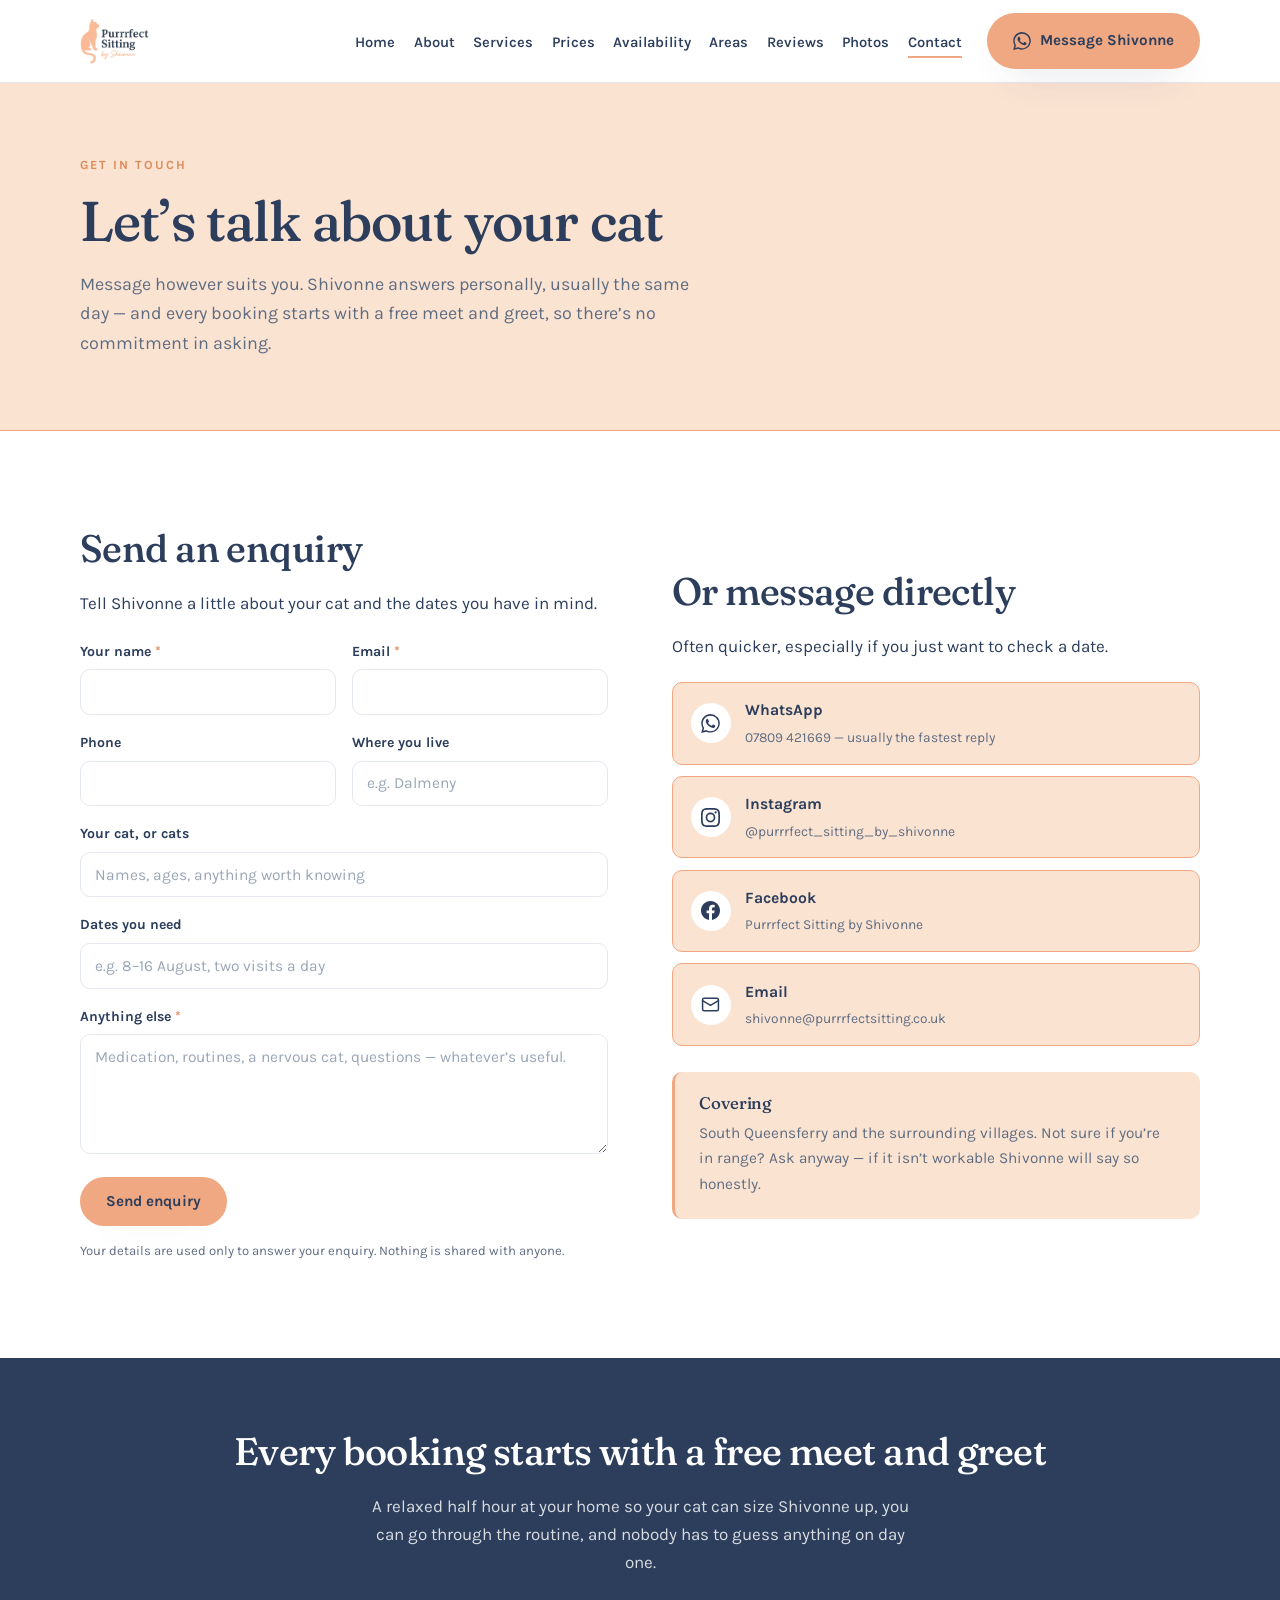
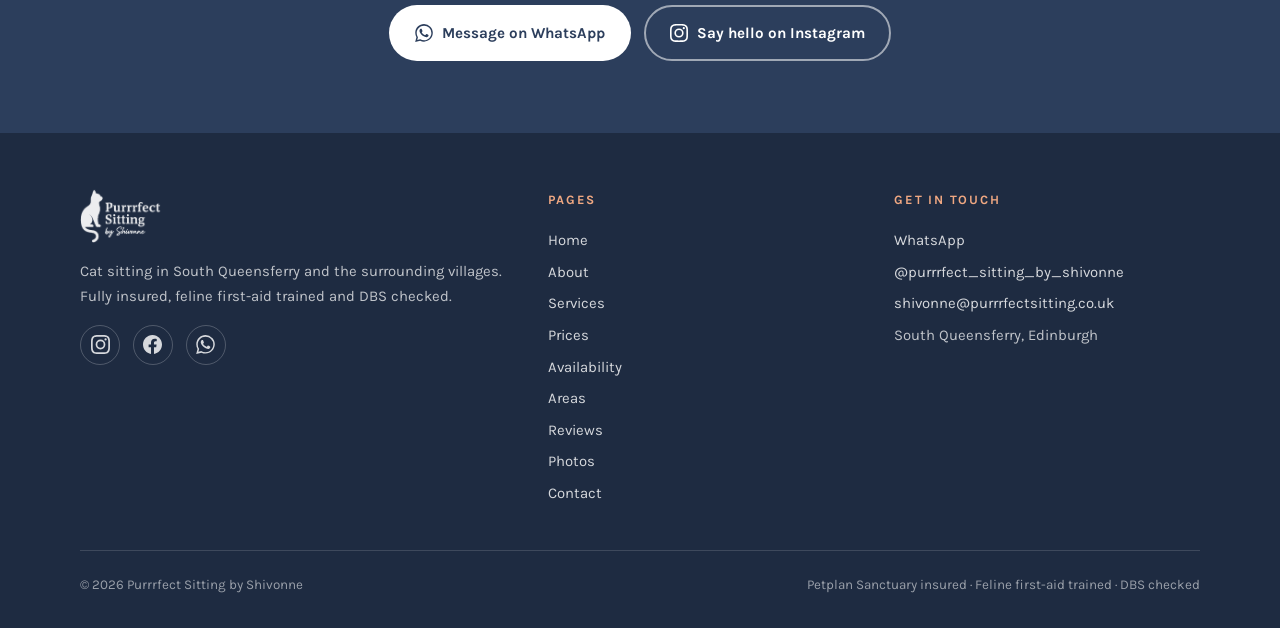
<file: contact.html>
<!DOCTYPE html>
<html lang="en-GB">
<head>
<meta charset="utf-8">
<meta name="viewport" content="width=device-width, initial-scale=1">
<title>Contact | Purrrfect Sitting by Shivonne</title>
<meta name="description" content="Get in touch about cat sitting in South Queensferry and West Edinburgh - by form, WhatsApp, Instagram, Facebook or email.">
<link rel="icon" href="assets/favicon.png" type="image/png">
<link rel="apple-touch-icon" href="assets/apple-touch-icon.png">
<meta property="og:title" content="Contact | Purrrfect Sitting by Shivonne">
<meta property="og:description" content="Get in touch about cat sitting in South Queensferry and West Edinburgh - by form, WhatsApp, Instagram, Facebook or email.">
<meta property="og:type" content="website">
<meta property="og:image" content="assets/logo.png">
<link rel="stylesheet" href="css/style.css">
</head>
<body>
<a class="skip-link" href="#main">Skip to content</a>
<header class="site-header">
  <div class="wrap">
    <a class="brand" href="index.html"><img src="assets/logo.png" alt="Purrrfect Sitting by Shivonne" width="832" height="552"></a>
    <button class="nav-toggle" type="button" aria-expanded="false" aria-controls="site-nav" aria-label="Open menu"><svg viewBox="0 0 24 24" fill="none" stroke="currentColor" stroke-width="2" stroke-linecap="round" aria-hidden="true"><line x1="3" y1="6" x2="21" y2="6"/><line x1="3" y1="12" x2="21" y2="12"/><line x1="3" y1="18" x2="21" y2="18"/></svg></button>
    <nav class="site-nav" id="site-nav" aria-label="Main"><ul><li><a href="index.html">Home</a></li><li><a href="about.html">About</a></li><li><a href="services.html">Services</a></li><li><a href="prices.html">Prices</a></li><li><a href="availability.html">Availability</a></li><li><a href="areas.html">Areas</a></li><li><a href="testimonials.html">Reviews</a></li><li><a href="gallery.html">Photos</a></li><li><a href="contact.html" aria-current="page">Contact</a></li></ul></nav>
    <a class="btn btn--primary header-cta" href="https://wa.me/447809421669"><svg viewBox="0 0 24 24" fill="currentColor" aria-hidden="true"><path d="M17.47 14.38c-.3-.15-1.76-.87-2.03-.97-.27-.1-.47-.15-.67.15-.2.3-.77.97-.94 1.17-.17.2-.35.22-.65.07-.3-.15-1.26-.46-2.4-1.48-.89-.79-1.49-1.77-1.66-2.07-.17-.3-.02-.46.13-.61.13-.13.3-.35.45-.52.15-.17.2-.3.3-.5.1-.2.05-.37-.02-.52-.08-.15-.67-1.61-.92-2.21-.24-.58-.49-.5-.67-.51h-.57c-.2 0-.52.07-.79.37-.27.3-1.04 1.02-1.04 2.48s1.06 2.88 1.21 3.08c.15.2 2.1 3.2 5.08 4.49.71.31 1.26.49 1.69.62.71.23 1.36.2 1.87.12.57-.09 1.76-.72 2.01-1.41.25-.69.25-1.29.17-1.41-.07-.13-.27-.2-.57-.35M12.05 21.8h-.01a9.8 9.8 0 0 1-4.99-1.37l-.36-.21-3.71.97.99-3.62-.23-.37a9.8 9.8 0 0 1-1.5-5.23c0-5.4 4.4-9.8 9.81-9.8 2.62 0 5.08 1.02 6.93 2.88a9.74 9.74 0 0 1 2.87 6.93c0 5.41-4.4 9.81-9.8 9.81m8.34-18.15A11.7 11.7 0 0 0 12.05 0C5.6 0 .35 5.25.34 11.7c0 2.06.54 4.08 1.56 5.85L.24 24l6.6-1.73a11.7 11.7 0 0 0 5.2 1.24h.01c6.45 0 11.7-5.25 11.7-11.7 0-3.13-1.21-6.07-3.42-8.28"/></svg> Message Shivonne</a>
  </div>
</header>
<main id="main">
<section class="page-head">
  <div class="wrap">
    <p class="eyebrow">Get in touch</p>
    <h1>Let&rsquo;s talk about your cat</h1>
    <p class="lede">Message however suits you. Shivonne answers personally, usually the same day &mdash; and every booking starts with a free meet and greet, so there&rsquo;s no commitment in asking.</p>
  </div>
</section>

<section class="section">
  <div class="wrap">
    <div class="split">
      <div class="reveal">
        <h2>Send an enquiry</h2>
        <div class="note-box" id="sent-message" style="display:none;margin-bottom:1.4rem">
          <h3>Thank you &mdash; that&rsquo;s on its way</h3>
          <p>Shivonne has your enquiry and will come back to you personally, usually the same day. If it&rsquo;s urgent, WhatsApp is quicker.</p>
        </div>
        <p>Tell Shivonne a little about your cat and the dates you have in mind.</p>
        <form class="form" id="enquiry-form" action="https://formspree.io/f/xpqvnrad" method="POST">
          <input type="hidden" name="_subject" value="New enquiry from purrrfectsitting.co.uk">
          <input type="hidden" name="_next" value="https://purrrfectsitting.co.uk/contact.html?sent=1">
          <p class="form-hp"><label>Leave this empty<input type="text" name="_gotcha" tabindex="-1" autocomplete="off"></label></p>

          <div class="form-grid">
            <label>Your name <em>*</em>
              <input type="text" name="name" required autocomplete="name">
            </label>
            <label>Email <em>*</em>
              <input type="email" name="email" required autocomplete="email">
            </label>
            <label>Phone
              <input type="tel" name="phone" autocomplete="tel">
            </label>
            <label>Where you live
              <input type="text" name="area" placeholder="e.g. Dalmeny">
            </label>
          </div>

          <label>Your cat, or cats
            <input type="text" name="cats" placeholder="Names, ages, anything worth knowing">
          </label>

          <label>Dates you need
            <input type="text" name="dates" placeholder="e.g. 8&ndash;16 August, two visits a day">
          </label>

          <label>Anything else <em>*</em>
            <textarea name="message" rows="5" required placeholder="Medication, routines, a nervous cat, questions &mdash; whatever&rsquo;s useful."></textarea>
          </label>

          <button class="btn btn--primary" type="submit">Send enquiry</button>
          <p class="form-note">Your details are used only to answer your enquiry. Nothing is shared with anyone.</p>
        </form>
      </div>

      <div class="reveal">
        <h2>Or message directly</h2>
        <p>Often quicker, especially if you just want to check a date.</p>

        <div class="contact-list">
          <a class="contact-row" href="https://wa.me/447809421669">
            <span class="contact-row__icon"><svg viewBox="0 0 24 24" fill="currentColor" aria-hidden="true"><path d="M17.47 14.38c-.3-.15-1.76-.87-2.03-.97-.27-.1-.47-.15-.67.15-.2.3-.77.97-.94 1.17-.17.2-.35.22-.65.07-.3-.15-1.26-.46-2.4-1.48-.89-.79-1.49-1.77-1.66-2.07-.17-.3-.02-.46.13-.61.13-.13.3-.35.45-.52.15-.17.2-.3.3-.5.1-.2.05-.37-.02-.52-.08-.15-.67-1.61-.92-2.21-.24-.58-.49-.5-.67-.51h-.57c-.2 0-.52.07-.79.37-.27.3-1.04 1.02-1.04 2.48s1.06 2.88 1.21 3.08c.15.2 2.1 3.2 5.08 4.49.71.31 1.26.49 1.69.62.71.23 1.36.2 1.87.12.57-.09 1.76-.72 2.01-1.41.25-.69.25-1.29.17-1.41-.07-.13-.27-.2-.57-.35M12.05 21.8h-.01a9.8 9.8 0 0 1-4.99-1.37l-.36-.21-3.71.97.99-3.62-.23-.37a9.8 9.8 0 0 1-1.5-5.23c0-5.4 4.4-9.8 9.81-9.8 2.62 0 5.08 1.02 6.93 2.88a9.74 9.74 0 0 1 2.87 6.93c0 5.41-4.4 9.81-9.8 9.81m8.34-18.15A11.7 11.7 0 0 0 12.05 0C5.6 0 .35 5.25.34 11.7c0 2.06.54 4.08 1.56 5.85L.24 24l6.6-1.73a11.7 11.7 0 0 0 5.2 1.24h.01c6.45 0 11.7-5.25 11.7-11.7 0-3.13-1.21-6.07-3.42-8.28"/></svg></span>
            <span>
              <strong>WhatsApp</strong>
              <em>07809 421669 &mdash; usually the fastest reply</em>
            </span>
          </a>
          <a class="contact-row" href="https://www.instagram.com/purrrfect_sitting_by_shivonne/">
            <span class="contact-row__icon"><svg viewBox="0 0 24 24" fill="currentColor" aria-hidden="true"><path d="M12 2.16c3.2 0 3.58.01 4.85.07 1.17.05 1.8.25 2.23.41.56.22.96.48 1.38.9.42.42.68.82.9 1.38.16.42.36 1.06.41 2.23.06 1.27.07 1.65.07 4.85s-.01 3.58-.07 4.85c-.05 1.17-.25 1.8-.41 2.23-.22.56-.48.96-.9 1.38-.42.42-.82.68-1.38.9-.42.16-1.06.36-2.23.41-1.27.06-1.65.07-4.85.07s-3.58-.01-4.85-.07c-1.17-.05-1.8-.25-2.23-.41-.56-.22-.96-.48-1.38-.9a3.8 3.8 0 0 1-.9-1.38c-.16-.42-.36-1.06-.41-2.23-.06-1.27-.07-1.65-.07-4.85s.01-3.58.07-4.85c.05-1.17.25-1.8.41-2.23.22-.56.48-.96.9-1.38.42-.42.82-.68 1.38-.9.42-.16 1.06-.36 2.23-.41C8.42 2.17 8.8 2.16 12 2.16M12 0C8.74 0 8.33.01 7.05.07 5.78.13 4.9.33 4.14.63c-.79.3-1.46.71-2.13 1.38A5.9 5.9 0 0 0 .63 4.14c-.3.76-.5 1.64-.56 2.91C.01 8.33 0 8.74 0 12s.01 3.67.07 4.95c.06 1.27.26 2.15.56 2.91.3.79.71 1.46 1.38 2.13.67.67 1.34 1.08 2.13 1.38.76.3 1.64.5 2.91.56C8.33 23.99 8.74 24 12 24s3.67-.01 4.95-.07c1.27-.06 2.15-.26 2.91-.56.79-.3 1.46-.71 2.13-1.38.67-.67 1.08-1.34 1.38-2.13.3-.76.5-1.64.56-2.91.06-1.28.07-1.69.07-4.95s-.01-3.67-.07-4.95c-.06-1.27-.26-2.15-.56-2.91-.3-.79-.71-1.46-1.38-2.13A5.9 5.9 0 0 0 19.86.63c-.76-.3-1.64-.5-2.91-.56C15.67.01 15.26 0 12 0m0 5.84a6.16 6.16 0 1 0 0 12.32 6.16 6.16 0 0 0 0-12.32M12 16a4 4 0 1 1 0-8 4 4 0 0 1 0 8m7.85-10.4a1.44 1.44 0 1 1-2.88 0 1.44 1.44 0 0 1 2.88 0"/></svg></span>
            <span>
              <strong>Instagram</strong>
              <em>@purrrfect_sitting_by_shivonne</em>
            </span>
          </a>
          <a class="contact-row" href="https://www.facebook.com/share/1aujTGWp8v/">
            <span class="contact-row__icon"><svg viewBox="0 0 24 24" fill="currentColor" aria-hidden="true"><path d="M24 12.07C24 5.4 18.63 0 12 0S0 5.4 0 12.07C0 18.1 4.39 23.1 10.13 24v-8.44H7.08v-3.49h3.05V9.41c0-3.02 1.79-4.69 4.53-4.69 1.31 0 2.68.24 2.68.24v2.97h-1.51c-1.49 0-1.96.93-1.96 1.89v2.25h3.33l-.53 3.49h-2.8V24C19.61 23.1 24 18.1 24 12.07"/></svg></span>
            <span>
              <strong>Facebook</strong>
              <em>Purrrfect Sitting by Shivonne</em>
            </span>
          </a>
          <a class="contact-row" href="mailto:shivonne@purrrfectsitting.co.uk">
            <span class="contact-row__icon"><svg viewBox="0 0 24 24" fill="none" stroke="currentColor" stroke-width="1.9" stroke-linecap="round" stroke-linejoin="round" aria-hidden="true"><rect x="2" y="4" width="20" height="16" rx="2"/><path d="m22 7-10 6L2 7"/></svg></span>
            <span>
              <strong>Email</strong>
              <em>shivonne@purrrfectsitting.co.uk</em>
            </span>
          </a>
        </div>

        <div class="note-box reveal" style="margin-top:1.6rem">
          <h3>Covering</h3>
          <p>South Queensferry and the surrounding villages. Not sure if you&rsquo;re in range? Ask anyway &mdash; if it isn&rsquo;t workable Shivonne will say so honestly.</p>
        </div>
      </div>
    </div>
  </div>
</section>

<section class="cta-band">
  <div class="wrap">
    <h2>Every booking starts with a free meet and greet</h2>
    <p>A relaxed half hour at your home so your cat can size Shivonne up, you can go through the routine, and nobody has to guess anything on day one.</p>
    <div class="btn-row">
      <a class="btn btn--light" href="https://wa.me/447809421669"><svg viewBox="0 0 24 24" fill="currentColor" aria-hidden="true"><path d="M17.47 14.38c-.3-.15-1.76-.87-2.03-.97-.27-.1-.47-.15-.67.15-.2.3-.77.97-.94 1.17-.17.2-.35.22-.65.07-.3-.15-1.26-.46-2.4-1.48-.89-.79-1.49-1.77-1.66-2.07-.17-.3-.02-.46.13-.61.13-.13.3-.35.45-.52.15-.17.2-.3.3-.5.1-.2.05-.37-.02-.52-.08-.15-.67-1.61-.92-2.21-.24-.58-.49-.5-.67-.51h-.57c-.2 0-.52.07-.79.37-.27.3-1.04 1.02-1.04 2.48s1.06 2.88 1.21 3.08c.15.2 2.1 3.2 5.08 4.49.71.31 1.26.49 1.69.62.71.23 1.36.2 1.87.12.57-.09 1.76-.72 2.01-1.41.25-.69.25-1.29.17-1.41-.07-.13-.27-.2-.57-.35M12.05 21.8h-.01a9.8 9.8 0 0 1-4.99-1.37l-.36-.21-3.71.97.99-3.62-.23-.37a9.8 9.8 0 0 1-1.5-5.23c0-5.4 4.4-9.8 9.81-9.8 2.62 0 5.08 1.02 6.93 2.88a9.74 9.74 0 0 1 2.87 6.93c0 5.41-4.4 9.81-9.8 9.81m8.34-18.15A11.7 11.7 0 0 0 12.05 0C5.6 0 .35 5.25.34 11.7c0 2.06.54 4.08 1.56 5.85L.24 24l6.6-1.73a11.7 11.7 0 0 0 5.2 1.24h.01c6.45 0 11.7-5.25 11.7-11.7 0-3.13-1.21-6.07-3.42-8.28"/></svg> Message on WhatsApp</a>
      <a class="btn btn--outline-light" href="https://www.instagram.com/purrrfect_sitting_by_shivonne/"><svg viewBox="0 0 24 24" fill="currentColor" aria-hidden="true"><path d="M12 2.16c3.2 0 3.58.01 4.85.07 1.17.05 1.8.25 2.23.41.56.22.96.48 1.38.9.42.42.68.82.9 1.38.16.42.36 1.06.41 2.23.06 1.27.07 1.65.07 4.85s-.01 3.58-.07 4.85c-.05 1.17-.25 1.8-.41 2.23-.22.56-.48.96-.9 1.38-.42.42-.82.68-1.38.9-.42.16-1.06.36-2.23.41-1.27.06-1.65.07-4.85.07s-3.58-.01-4.85-.07c-1.17-.05-1.8-.25-2.23-.41-.56-.22-.96-.48-1.38-.9a3.8 3.8 0 0 1-.9-1.38c-.16-.42-.36-1.06-.41-2.23-.06-1.27-.07-1.65-.07-4.85s.01-3.58.07-4.85c.05-1.17.25-1.8.41-2.23.22-.56.48-.96.9-1.38.42-.42.82-.68 1.38-.9.42-.16 1.06-.36 2.23-.41C8.42 2.17 8.8 2.16 12 2.16M12 0C8.74 0 8.33.01 7.05.07 5.78.13 4.9.33 4.14.63c-.79.3-1.46.71-2.13 1.38A5.9 5.9 0 0 0 .63 4.14c-.3.76-.5 1.64-.56 2.91C.01 8.33 0 8.74 0 12s.01 3.67.07 4.95c.06 1.27.26 2.15.56 2.91.3.79.71 1.46 1.38 2.13.67.67 1.34 1.08 2.13 1.38.76.3 1.64.5 2.91.56C8.33 23.99 8.74 24 12 24s3.67-.01 4.95-.07c1.27-.06 2.15-.26 2.91-.56.79-.3 1.46-.71 2.13-1.38.67-.67 1.08-1.34 1.38-2.13.3-.76.5-1.64.56-2.91.06-1.28.07-1.69.07-4.95s-.01-3.67-.07-4.95c-.06-1.27-.26-2.15-.56-2.91-.3-.79-.71-1.46-1.38-2.13A5.9 5.9 0 0 0 19.86.63c-.76-.3-1.64-.5-2.91-.56C15.67.01 15.26 0 12 0m0 5.84a6.16 6.16 0 1 0 0 12.32 6.16 6.16 0 0 0 0-12.32M12 16a4 4 0 1 1 0-8 4 4 0 0 1 0 8m7.85-10.4a1.44 1.44 0 1 1-2.88 0 1.44 1.44 0 0 1 2.88 0"/></svg> Say hello on Instagram</a>
    </div>
  </div>
</section>

<script>
  if (new URLSearchParams(location.search).get('sent')) {
    var m = document.getElementById('sent-message');
    var f = document.getElementById('enquiry-form');
    if (m) { m.style.display = 'block'; m.scrollIntoView({behavior:'smooth', block:'center'}); }
    if (f) { f.style.display = 'none'; }
  }
</script>
</main>
<footer class="site-footer">
  <div class="wrap">
    <div class="footer-grid">
      <div>
        <img class="footer-logo" src="assets/logo.png" alt="Purrrfect Sitting by Shivonne">
        <p>Cat sitting in South Queensferry and the surrounding villages. Fully insured, feline first-aid trained and DBS checked.</p>
        <div class="footer-social">
          <a href="https://www.instagram.com/purrrfect_sitting_by_shivonne/" aria-label="Instagram"><svg viewBox="0 0 24 24" fill="currentColor" aria-hidden="true"><path d="M12 2.16c3.2 0 3.58.01 4.85.07 1.17.05 1.8.25 2.23.41.56.22.96.48 1.38.9.42.42.68.82.9 1.38.16.42.36 1.06.41 2.23.06 1.27.07 1.65.07 4.85s-.01 3.58-.07 4.85c-.05 1.17-.25 1.8-.41 2.23-.22.56-.48.96-.9 1.38-.42.42-.82.68-1.38.9-.42.16-1.06.36-2.23.41-1.27.06-1.65.07-4.85.07s-3.58-.01-4.85-.07c-1.17-.05-1.8-.25-2.23-.41-.56-.22-.96-.48-1.38-.9a3.8 3.8 0 0 1-.9-1.38c-.16-.42-.36-1.06-.41-2.23-.06-1.27-.07-1.65-.07-4.85s.01-3.58.07-4.85c.05-1.17.25-1.8.41-2.23.22-.56.48-.96.9-1.38.42-.42.82-.68 1.38-.9.42-.16 1.06-.36 2.23-.41C8.42 2.17 8.8 2.16 12 2.16M12 0C8.74 0 8.33.01 7.05.07 5.78.13 4.9.33 4.14.63c-.79.3-1.46.71-2.13 1.38A5.9 5.9 0 0 0 .63 4.14c-.3.76-.5 1.64-.56 2.91C.01 8.33 0 8.74 0 12s.01 3.67.07 4.95c.06 1.27.26 2.15.56 2.91.3.79.71 1.46 1.38 2.13.67.67 1.34 1.08 2.13 1.38.76.3 1.64.5 2.91.56C8.33 23.99 8.74 24 12 24s3.67-.01 4.95-.07c1.27-.06 2.15-.26 2.91-.56.79-.3 1.46-.71 2.13-1.38.67-.67 1.08-1.34 1.38-2.13.3-.76.5-1.64.56-2.91.06-1.28.07-1.69.07-4.95s-.01-3.67-.07-4.95c-.06-1.27-.26-2.15-.56-2.91-.3-.79-.71-1.46-1.38-2.13A5.9 5.9 0 0 0 19.86.63c-.76-.3-1.64-.5-2.91-.56C15.67.01 15.26 0 12 0m0 5.84a6.16 6.16 0 1 0 0 12.32 6.16 6.16 0 0 0 0-12.32M12 16a4 4 0 1 1 0-8 4 4 0 0 1 0 8m7.85-10.4a1.44 1.44 0 1 1-2.88 0 1.44 1.44 0 0 1 2.88 0"/></svg></a>
          <a href="https://www.facebook.com/share/1aujTGWp8v/" aria-label="Facebook"><svg viewBox="0 0 24 24" fill="currentColor" aria-hidden="true"><path d="M24 12.07C24 5.4 18.63 0 12 0S0 5.4 0 12.07C0 18.1 4.39 23.1 10.13 24v-8.44H7.08v-3.49h3.05V9.41c0-3.02 1.79-4.69 4.53-4.69 1.31 0 2.68.24 2.68.24v2.97h-1.51c-1.49 0-1.96.93-1.96 1.89v2.25h3.33l-.53 3.49h-2.8V24C19.61 23.1 24 18.1 24 12.07"/></svg></a>
          <a href="https://wa.me/447809421669" aria-label="WhatsApp"><svg viewBox="0 0 24 24" fill="currentColor" aria-hidden="true"><path d="M17.47 14.38c-.3-.15-1.76-.87-2.03-.97-.27-.1-.47-.15-.67.15-.2.3-.77.97-.94 1.17-.17.2-.35.22-.65.07-.3-.15-1.26-.46-2.4-1.48-.89-.79-1.49-1.77-1.66-2.07-.17-.3-.02-.46.13-.61.13-.13.3-.35.45-.52.15-.17.2-.3.3-.5.1-.2.05-.37-.02-.52-.08-.15-.67-1.61-.92-2.21-.24-.58-.49-.5-.67-.51h-.57c-.2 0-.52.07-.79.37-.27.3-1.04 1.02-1.04 2.48s1.06 2.88 1.21 3.08c.15.2 2.1 3.2 5.08 4.49.71.31 1.26.49 1.69.62.71.23 1.36.2 1.87.12.57-.09 1.76-.72 2.01-1.41.25-.69.25-1.29.17-1.41-.07-.13-.27-.2-.57-.35M12.05 21.8h-.01a9.8 9.8 0 0 1-4.99-1.37l-.36-.21-3.71.97.99-3.62-.23-.37a9.8 9.8 0 0 1-1.5-5.23c0-5.4 4.4-9.8 9.81-9.8 2.62 0 5.08 1.02 6.93 2.88a9.74 9.74 0 0 1 2.87 6.93c0 5.41-4.4 9.81-9.8 9.81m8.34-18.15A11.7 11.7 0 0 0 12.05 0C5.6 0 .35 5.25.34 11.7c0 2.06.54 4.08 1.56 5.85L.24 24l6.6-1.73a11.7 11.7 0 0 0 5.2 1.24h.01c6.45 0 11.7-5.25 11.7-11.7 0-3.13-1.21-6.07-3.42-8.28"/></svg></a>
        </div>
      </div>
      <div>
        <h4>Pages</h4>
        <ul><li><a href="index.html">Home</a></li><li><a href="about.html">About</a></li><li><a href="services.html">Services</a></li><li><a href="prices.html">Prices</a></li><li><a href="availability.html">Availability</a></li><li><a href="areas.html">Areas</a></li><li><a href="testimonials.html">Reviews</a></li><li><a href="gallery.html">Photos</a></li><li><a href="contact.html">Contact</a></li></ul>
      </div>
      <div>
        <h4>Get in touch</h4>
        <ul>
          <li><a href="https://wa.me/447809421669">WhatsApp</a></li>
          <li><a href="https://www.instagram.com/purrrfect_sitting_by_shivonne/">@purrrfect_sitting_by_shivonne</a></li>
          <li><a href="mailto:shivonne@purrrfectsitting.co.uk">shivonne@purrrfectsitting.co.uk</a></li>
          <li>South Queensferry, Edinburgh</li>
        </ul>
      </div>
    </div>
    <div class="footer-base">
      <span>&copy; 2026 Purrrfect Sitting by Shivonne</span>
      <span>Petplan Sanctuary insured &middot; Feline first-aid trained &middot; DBS checked</span>
    </div>
  </div>
</footer>
<a class="float-wa" href="https://wa.me/447809421669" aria-label="Message on WhatsApp"><svg viewBox="0 0 24 24" fill="currentColor" aria-hidden="true"><path d="M17.47 14.38c-.3-.15-1.76-.87-2.03-.97-.27-.1-.47-.15-.67.15-.2.3-.77.97-.94 1.17-.17.2-.35.22-.65.07-.3-.15-1.26-.46-2.4-1.48-.89-.79-1.49-1.77-1.66-2.07-.17-.3-.02-.46.13-.61.13-.13.3-.35.45-.52.15-.17.2-.3.3-.5.1-.2.05-.37-.02-.52-.08-.15-.67-1.61-.92-2.21-.24-.58-.49-.5-.67-.51h-.57c-.2 0-.52.07-.79.37-.27.3-1.04 1.02-1.04 2.48s1.06 2.88 1.21 3.08c.15.2 2.1 3.2 5.08 4.49.71.31 1.26.49 1.69.62.71.23 1.36.2 1.87.12.57-.09 1.76-.72 2.01-1.41.25-.69.25-1.29.17-1.41-.07-.13-.27-.2-.57-.35M12.05 21.8h-.01a9.8 9.8 0 0 1-4.99-1.37l-.36-.21-3.71.97.99-3.62-.23-.37a9.8 9.8 0 0 1-1.5-5.23c0-5.4 4.4-9.8 9.81-9.8 2.62 0 5.08 1.02 6.93 2.88a9.74 9.74 0 0 1 2.87 6.93c0 5.41-4.4 9.81-9.8 9.81m8.34-18.15A11.7 11.7 0 0 0 12.05 0C5.6 0 .35 5.25.34 11.7c0 2.06.54 4.08 1.56 5.85L.24 24l6.6-1.73a11.7 11.7 0 0 0 5.2 1.24h.01c6.45 0 11.7-5.25 11.7-11.7 0-3.13-1.21-6.07-3.42-8.28"/></svg></a>
<script src="js/site.js"></script>

</body>
</html>
</file>
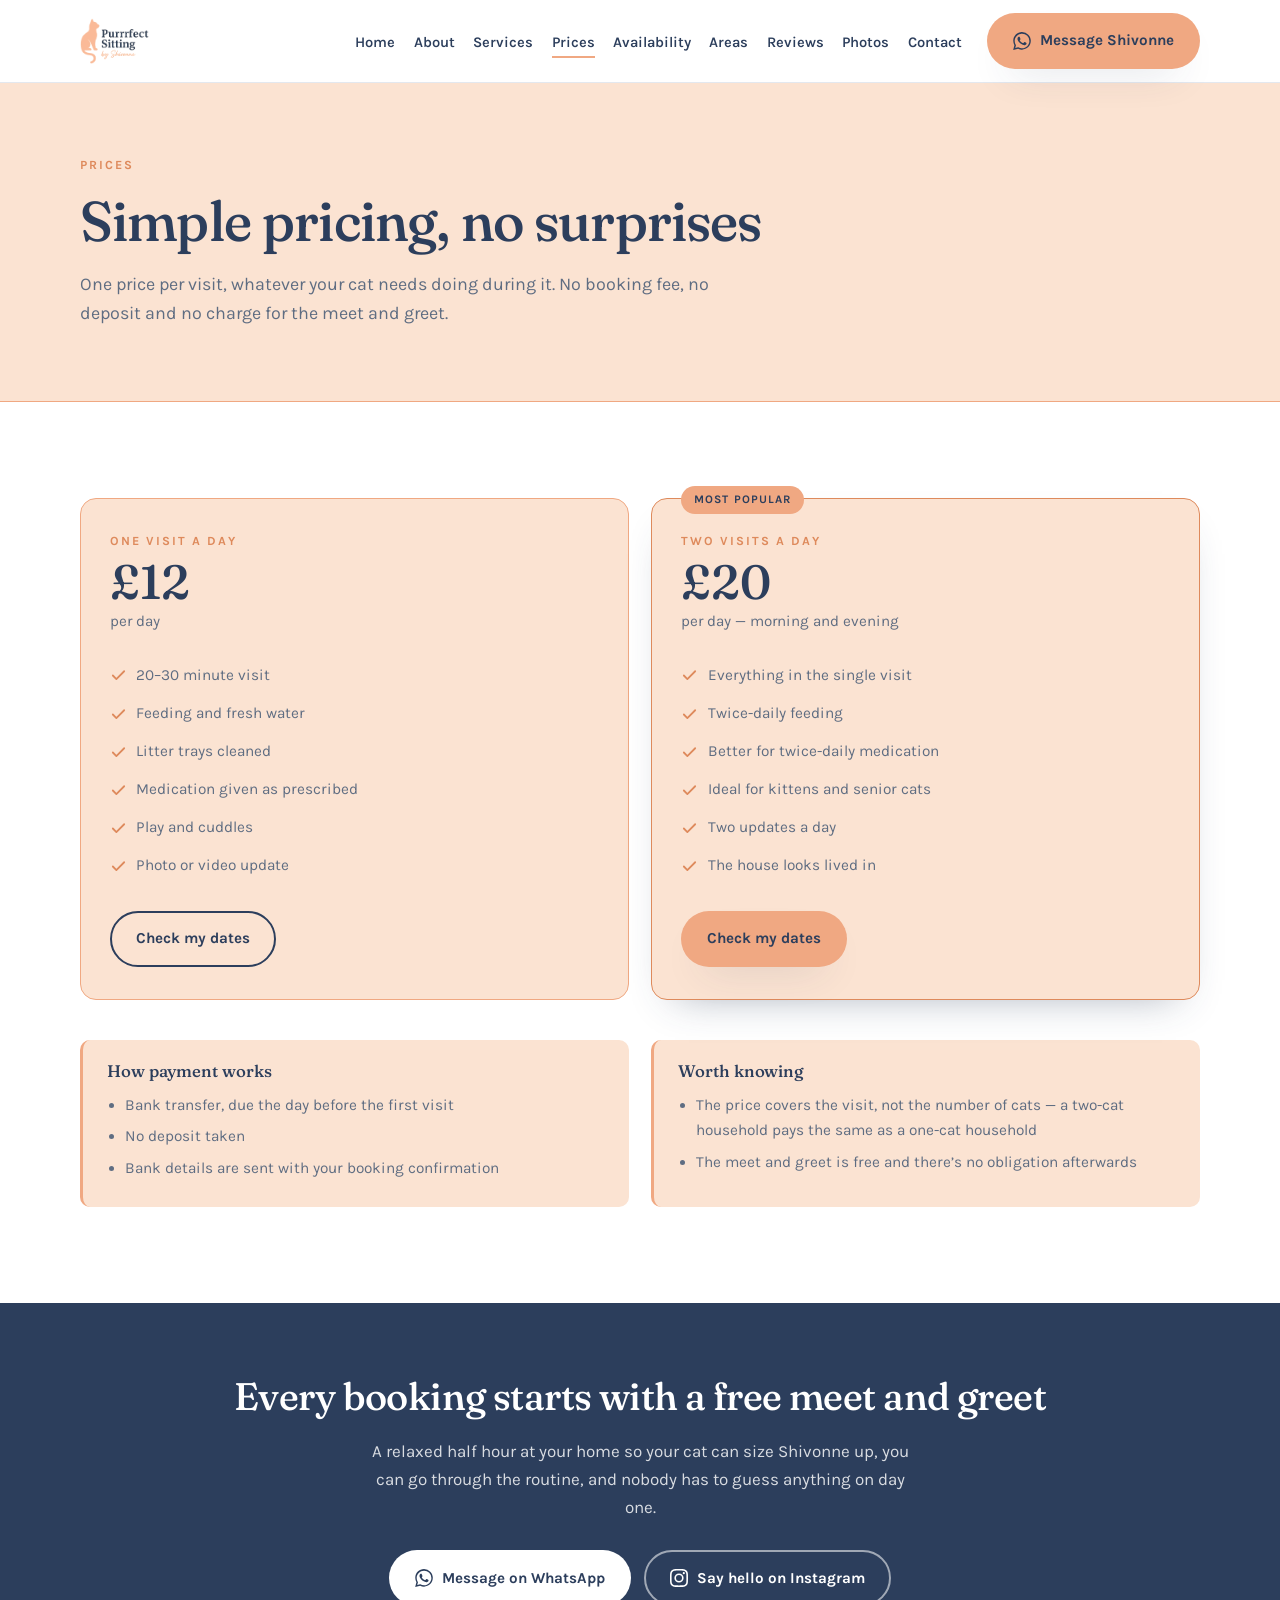
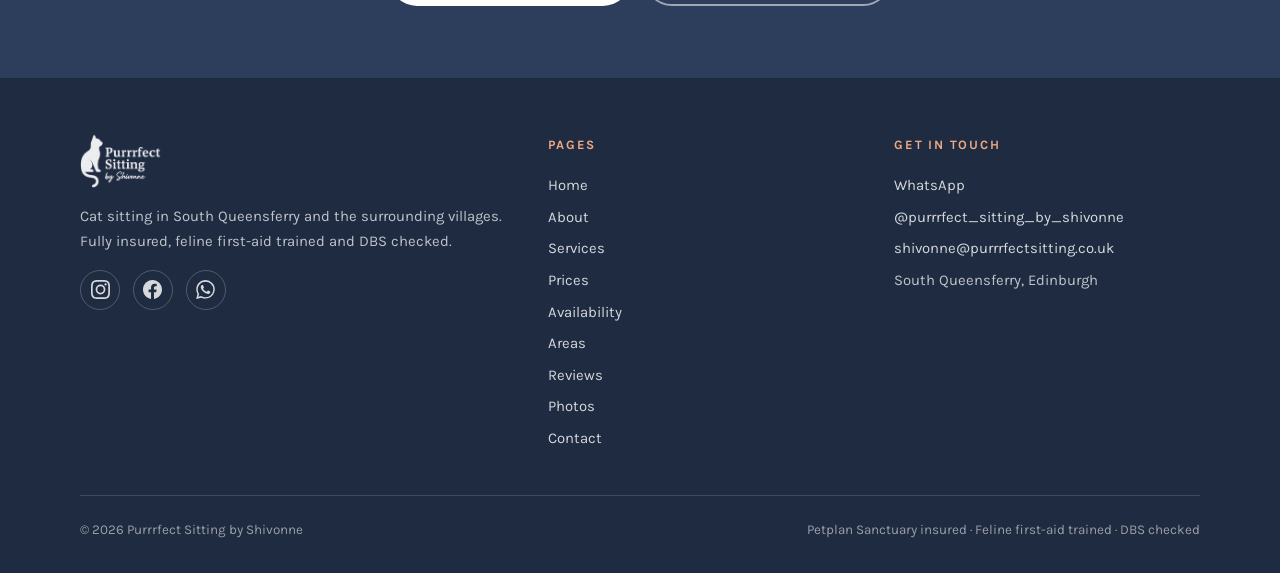
<file: prices.html>
<!DOCTYPE html>
<html lang="en-GB">
<head>
<meta charset="utf-8">
<meta name="viewport" content="width=device-width, initial-scale=1">
<title>Prices | Purrrfect Sitting by Shivonne</title>
<meta name="description" content="Cat sitting from £12 a day for one visit, or £20 a day for two. No deposit, no booking fee and a free meet and greet.">
<link rel="icon" href="assets/favicon.png" type="image/png">
<link rel="apple-touch-icon" href="assets/apple-touch-icon.png">
<meta property="og:title" content="Prices | Purrrfect Sitting by Shivonne">
<meta property="og:description" content="Cat sitting from £12 a day for one visit, or £20 a day for two. No deposit, no booking fee and a free meet and greet.">
<meta property="og:type" content="website">
<meta property="og:image" content="assets/logo.png">
<link rel="stylesheet" href="css/style.css">
</head>
<body>
<a class="skip-link" href="#main">Skip to content</a>
<header class="site-header">
  <div class="wrap">
    <a class="brand" href="index.html"><img src="assets/logo.png" alt="Purrrfect Sitting by Shivonne" width="832" height="552"></a>
    <button class="nav-toggle" type="button" aria-expanded="false" aria-controls="site-nav" aria-label="Open menu"><svg viewBox="0 0 24 24" fill="none" stroke="currentColor" stroke-width="2" stroke-linecap="round" aria-hidden="true"><line x1="3" y1="6" x2="21" y2="6"/><line x1="3" y1="12" x2="21" y2="12"/><line x1="3" y1="18" x2="21" y2="18"/></svg></button>
    <nav class="site-nav" id="site-nav" aria-label="Main"><ul><li><a href="index.html">Home</a></li><li><a href="about.html">About</a></li><li><a href="services.html">Services</a></li><li><a href="prices.html" aria-current="page">Prices</a></li><li><a href="availability.html">Availability</a></li><li><a href="areas.html">Areas</a></li><li><a href="testimonials.html">Reviews</a></li><li><a href="gallery.html">Photos</a></li><li><a href="contact.html">Contact</a></li></ul></nav>
    <a class="btn btn--primary header-cta" href="https://wa.me/447809421669"><svg viewBox="0 0 24 24" fill="currentColor" aria-hidden="true"><path d="M17.47 14.38c-.3-.15-1.76-.87-2.03-.97-.27-.1-.47-.15-.67.15-.2.3-.77.97-.94 1.17-.17.2-.35.22-.65.07-.3-.15-1.26-.46-2.4-1.48-.89-.79-1.49-1.77-1.66-2.07-.17-.3-.02-.46.13-.61.13-.13.3-.35.45-.52.15-.17.2-.3.3-.5.1-.2.05-.37-.02-.52-.08-.15-.67-1.61-.92-2.21-.24-.58-.49-.5-.67-.51h-.57c-.2 0-.52.07-.79.37-.27.3-1.04 1.02-1.04 2.48s1.06 2.88 1.21 3.08c.15.2 2.1 3.2 5.08 4.49.71.31 1.26.49 1.69.62.71.23 1.36.2 1.87.12.57-.09 1.76-.72 2.01-1.41.25-.69.25-1.29.17-1.41-.07-.13-.27-.2-.57-.35M12.05 21.8h-.01a9.8 9.8 0 0 1-4.99-1.37l-.36-.21-3.71.97.99-3.62-.23-.37a9.8 9.8 0 0 1-1.5-5.23c0-5.4 4.4-9.8 9.81-9.8 2.62 0 5.08 1.02 6.93 2.88a9.74 9.74 0 0 1 2.87 6.93c0 5.41-4.4 9.81-9.8 9.81m8.34-18.15A11.7 11.7 0 0 0 12.05 0C5.6 0 .35 5.25.34 11.7c0 2.06.54 4.08 1.56 5.85L.24 24l6.6-1.73a11.7 11.7 0 0 0 5.2 1.24h.01c6.45 0 11.7-5.25 11.7-11.7 0-3.13-1.21-6.07-3.42-8.28"/></svg> Message Shivonne</a>
  </div>
</header>
<main id="main">
<section class="page-head">
  <div class="wrap">
    <p class="eyebrow">Prices</p>
    <h1>Simple pricing, no surprises</h1>
    <p class="lede">One price per visit, whatever your cat needs doing during it. No booking fee, no deposit and no charge for the meet and greet.</p>
  </div>
</section>

<section class="section">
  <div class="wrap">
    <div class="grid grid--2">
      <div class="price-card reveal">
        <p class="eyebrow" style="margin-bottom:0">One visit a day</p>
        <p class="price-card__amount">&pound;12</p>
        <p class="price-card__unit">per day</p>
        <ul>
          <li><svg viewBox="0 0 24 24" fill="none" stroke="currentColor" stroke-width="2.5" stroke-linecap="round" stroke-linejoin="round" aria-hidden="true"><polyline points="20 6 9 17 4 12"/></svg> 20&ndash;30 minute visit</li>
          <li><svg viewBox="0 0 24 24" fill="none" stroke="currentColor" stroke-width="2.5" stroke-linecap="round" stroke-linejoin="round" aria-hidden="true"><polyline points="20 6 9 17 4 12"/></svg> Feeding and fresh water</li>
          <li><svg viewBox="0 0 24 24" fill="none" stroke="currentColor" stroke-width="2.5" stroke-linecap="round" stroke-linejoin="round" aria-hidden="true"><polyline points="20 6 9 17 4 12"/></svg> Litter trays cleaned</li>
          <li><svg viewBox="0 0 24 24" fill="none" stroke="currentColor" stroke-width="2.5" stroke-linecap="round" stroke-linejoin="round" aria-hidden="true"><polyline points="20 6 9 17 4 12"/></svg> Medication given as prescribed</li>
          <li><svg viewBox="0 0 24 24" fill="none" stroke="currentColor" stroke-width="2.5" stroke-linecap="round" stroke-linejoin="round" aria-hidden="true"><polyline points="20 6 9 17 4 12"/></svg> Play and cuddles</li>
          <li><svg viewBox="0 0 24 24" fill="none" stroke="currentColor" stroke-width="2.5" stroke-linecap="round" stroke-linejoin="round" aria-hidden="true"><polyline points="20 6 9 17 4 12"/></svg> Photo or video update</li>
        </ul>
        <a class="btn btn--ghost" href="https://wa.me/447809421669">Check my dates</a>
      </div>
      <div class="price-card price-card--feature reveal">
        <span class="price-card__tag">Most popular</span>
        <p class="eyebrow" style="margin-bottom:0">Two visits a day</p>
        <p class="price-card__amount">&pound;20</p>
        <p class="price-card__unit">per day &mdash; morning and evening</p>
        <ul>
          <li><svg viewBox="0 0 24 24" fill="none" stroke="currentColor" stroke-width="2.5" stroke-linecap="round" stroke-linejoin="round" aria-hidden="true"><polyline points="20 6 9 17 4 12"/></svg> Everything in the single visit</li>
          <li><svg viewBox="0 0 24 24" fill="none" stroke="currentColor" stroke-width="2.5" stroke-linecap="round" stroke-linejoin="round" aria-hidden="true"><polyline points="20 6 9 17 4 12"/></svg> Twice-daily feeding</li>
          <li><svg viewBox="0 0 24 24" fill="none" stroke="currentColor" stroke-width="2.5" stroke-linecap="round" stroke-linejoin="round" aria-hidden="true"><polyline points="20 6 9 17 4 12"/></svg> Better for twice-daily medication</li>
          <li><svg viewBox="0 0 24 24" fill="none" stroke="currentColor" stroke-width="2.5" stroke-linecap="round" stroke-linejoin="round" aria-hidden="true"><polyline points="20 6 9 17 4 12"/></svg> Ideal for kittens and senior cats</li>
          <li><svg viewBox="0 0 24 24" fill="none" stroke="currentColor" stroke-width="2.5" stroke-linecap="round" stroke-linejoin="round" aria-hidden="true"><polyline points="20 6 9 17 4 12"/></svg> Two updates a day</li>
          <li><svg viewBox="0 0 24 24" fill="none" stroke="currentColor" stroke-width="2.5" stroke-linecap="round" stroke-linejoin="round" aria-hidden="true"><polyline points="20 6 9 17 4 12"/></svg> The house looks lived in</li>
        </ul>
        <a class="btn btn--primary" href="https://wa.me/447809421669">Check my dates</a>
      </div>
    </div>

    <div class="grid grid--2" style="margin-top:2.5rem">
      <div class="note-box reveal">
        <h3>How payment works</h3>
        <ul>
          <li>Bank transfer, due the day before the first visit</li>
          <li>No deposit taken</li>
          <li>Bank details are sent with your booking confirmation</li>
        </ul>
      </div>
      <div class="note-box reveal">
        <h3>Worth knowing</h3>
        <ul>
          <li>The price covers the visit, not the number of cats &mdash; a two-cat household pays the same as a one-cat household</li>
          <li>The meet and greet is free and there&rsquo;s no obligation afterwards</li>
          <!-- EDIT: add your cancellation policy and any bank holiday / Christmas rates here -->
        </ul>
      </div>
    </div>
  </div>
</section>

<section class="cta-band">
  <div class="wrap">
    <h2>Every booking starts with a free meet and greet</h2>
    <p>A relaxed half hour at your home so your cat can size Shivonne up, you can go through the routine, and nobody has to guess anything on day one.</p>
    <div class="btn-row">
      <a class="btn btn--light" href="https://wa.me/447809421669"><svg viewBox="0 0 24 24" fill="currentColor" aria-hidden="true"><path d="M17.47 14.38c-.3-.15-1.76-.87-2.03-.97-.27-.1-.47-.15-.67.15-.2.3-.77.97-.94 1.17-.17.2-.35.22-.65.07-.3-.15-1.26-.46-2.4-1.48-.89-.79-1.49-1.77-1.66-2.07-.17-.3-.02-.46.13-.61.13-.13.3-.35.45-.52.15-.17.2-.3.3-.5.1-.2.05-.37-.02-.52-.08-.15-.67-1.61-.92-2.21-.24-.58-.49-.5-.67-.51h-.57c-.2 0-.52.07-.79.37-.27.3-1.04 1.02-1.04 2.48s1.06 2.88 1.21 3.08c.15.2 2.1 3.2 5.08 4.49.71.31 1.26.49 1.69.62.71.23 1.36.2 1.87.12.57-.09 1.76-.72 2.01-1.41.25-.69.25-1.29.17-1.41-.07-.13-.27-.2-.57-.35M12.05 21.8h-.01a9.8 9.8 0 0 1-4.99-1.37l-.36-.21-3.71.97.99-3.62-.23-.37a9.8 9.8 0 0 1-1.5-5.23c0-5.4 4.4-9.8 9.81-9.8 2.62 0 5.08 1.02 6.93 2.88a9.74 9.74 0 0 1 2.87 6.93c0 5.41-4.4 9.81-9.8 9.81m8.34-18.15A11.7 11.7 0 0 0 12.05 0C5.6 0 .35 5.25.34 11.7c0 2.06.54 4.08 1.56 5.85L.24 24l6.6-1.73a11.7 11.7 0 0 0 5.2 1.24h.01c6.45 0 11.7-5.25 11.7-11.7 0-3.13-1.21-6.07-3.42-8.28"/></svg> Message on WhatsApp</a>
      <a class="btn btn--outline-light" href="https://www.instagram.com/purrrfect_sitting_by_shivonne/"><svg viewBox="0 0 24 24" fill="currentColor" aria-hidden="true"><path d="M12 2.16c3.2 0 3.58.01 4.85.07 1.17.05 1.8.25 2.23.41.56.22.96.48 1.38.9.42.42.68.82.9 1.38.16.42.36 1.06.41 2.23.06 1.27.07 1.65.07 4.85s-.01 3.58-.07 4.85c-.05 1.17-.25 1.8-.41 2.23-.22.56-.48.96-.9 1.38-.42.42-.82.68-1.38.9-.42.16-1.06.36-2.23.41-1.27.06-1.65.07-4.85.07s-3.58-.01-4.85-.07c-1.17-.05-1.8-.25-2.23-.41-.56-.22-.96-.48-1.38-.9a3.8 3.8 0 0 1-.9-1.38c-.16-.42-.36-1.06-.41-2.23-.06-1.27-.07-1.65-.07-4.85s.01-3.58.07-4.85c.05-1.17.25-1.8.41-2.23.22-.56.48-.96.9-1.38.42-.42.82-.68 1.38-.9.42-.16 1.06-.36 2.23-.41C8.42 2.17 8.8 2.16 12 2.16M12 0C8.74 0 8.33.01 7.05.07 5.78.13 4.9.33 4.14.63c-.79.3-1.46.71-2.13 1.38A5.9 5.9 0 0 0 .63 4.14c-.3.76-.5 1.64-.56 2.91C.01 8.33 0 8.74 0 12s.01 3.67.07 4.95c.06 1.27.26 2.15.56 2.91.3.79.71 1.46 1.38 2.13.67.67 1.34 1.08 2.13 1.38.76.3 1.64.5 2.91.56C8.33 23.99 8.74 24 12 24s3.67-.01 4.95-.07c1.27-.06 2.15-.26 2.91-.56.79-.3 1.46-.71 2.13-1.38.67-.67 1.08-1.34 1.38-2.13.3-.76.5-1.64.56-2.91.06-1.28.07-1.69.07-4.95s-.01-3.67-.07-4.95c-.06-1.27-.26-2.15-.56-2.91-.3-.79-.71-1.46-1.38-2.13A5.9 5.9 0 0 0 19.86.63c-.76-.3-1.64-.5-2.91-.56C15.67.01 15.26 0 12 0m0 5.84a6.16 6.16 0 1 0 0 12.32 6.16 6.16 0 0 0 0-12.32M12 16a4 4 0 1 1 0-8 4 4 0 0 1 0 8m7.85-10.4a1.44 1.44 0 1 1-2.88 0 1.44 1.44 0 0 1 2.88 0"/></svg> Say hello on Instagram</a>
    </div>
  </div>
</section>
</main>
<footer class="site-footer">
  <div class="wrap">
    <div class="footer-grid">
      <div>
        <img class="footer-logo" src="assets/logo.png" alt="Purrrfect Sitting by Shivonne">
        <p>Cat sitting in South Queensferry and the surrounding villages. Fully insured, feline first-aid trained and DBS checked.</p>
        <div class="footer-social">
          <a href="https://www.instagram.com/purrrfect_sitting_by_shivonne/" aria-label="Instagram"><svg viewBox="0 0 24 24" fill="currentColor" aria-hidden="true"><path d="M12 2.16c3.2 0 3.58.01 4.85.07 1.17.05 1.8.25 2.23.41.56.22.96.48 1.38.9.42.42.68.82.9 1.38.16.42.36 1.06.41 2.23.06 1.27.07 1.65.07 4.85s-.01 3.58-.07 4.85c-.05 1.17-.25 1.8-.41 2.23-.22.56-.48.96-.9 1.38-.42.42-.82.68-1.38.9-.42.16-1.06.36-2.23.41-1.27.06-1.65.07-4.85.07s-3.58-.01-4.85-.07c-1.17-.05-1.8-.25-2.23-.41-.56-.22-.96-.48-1.38-.9a3.8 3.8 0 0 1-.9-1.38c-.16-.42-.36-1.06-.41-2.23-.06-1.27-.07-1.65-.07-4.85s.01-3.58.07-4.85c.05-1.17.25-1.8.41-2.23.22-.56.48-.96.9-1.38.42-.42.82-.68 1.38-.9.42-.16 1.06-.36 2.23-.41C8.42 2.17 8.8 2.16 12 2.16M12 0C8.74 0 8.33.01 7.05.07 5.78.13 4.9.33 4.14.63c-.79.3-1.46.71-2.13 1.38A5.9 5.9 0 0 0 .63 4.14c-.3.76-.5 1.64-.56 2.91C.01 8.33 0 8.74 0 12s.01 3.67.07 4.95c.06 1.27.26 2.15.56 2.91.3.79.71 1.46 1.38 2.13.67.67 1.34 1.08 2.13 1.38.76.3 1.64.5 2.91.56C8.33 23.99 8.74 24 12 24s3.67-.01 4.95-.07c1.27-.06 2.15-.26 2.91-.56.79-.3 1.46-.71 2.13-1.38.67-.67 1.08-1.34 1.38-2.13.3-.76.5-1.64.56-2.91.06-1.28.07-1.69.07-4.95s-.01-3.67-.07-4.95c-.06-1.27-.26-2.15-.56-2.91-.3-.79-.71-1.46-1.38-2.13A5.9 5.9 0 0 0 19.86.63c-.76-.3-1.64-.5-2.91-.56C15.67.01 15.26 0 12 0m0 5.84a6.16 6.16 0 1 0 0 12.32 6.16 6.16 0 0 0 0-12.32M12 16a4 4 0 1 1 0-8 4 4 0 0 1 0 8m7.85-10.4a1.44 1.44 0 1 1-2.88 0 1.44 1.44 0 0 1 2.88 0"/></svg></a>
          <a href="https://www.facebook.com/share/1aujTGWp8v/" aria-label="Facebook"><svg viewBox="0 0 24 24" fill="currentColor" aria-hidden="true"><path d="M24 12.07C24 5.4 18.63 0 12 0S0 5.4 0 12.07C0 18.1 4.39 23.1 10.13 24v-8.44H7.08v-3.49h3.05V9.41c0-3.02 1.79-4.69 4.53-4.69 1.31 0 2.68.24 2.68.24v2.97h-1.51c-1.49 0-1.96.93-1.96 1.89v2.25h3.33l-.53 3.49h-2.8V24C19.61 23.1 24 18.1 24 12.07"/></svg></a>
          <a href="https://wa.me/447809421669" aria-label="WhatsApp"><svg viewBox="0 0 24 24" fill="currentColor" aria-hidden="true"><path d="M17.47 14.38c-.3-.15-1.76-.87-2.03-.97-.27-.1-.47-.15-.67.15-.2.3-.77.97-.94 1.17-.17.2-.35.22-.65.07-.3-.15-1.26-.46-2.4-1.48-.89-.79-1.49-1.77-1.66-2.07-.17-.3-.02-.46.13-.61.13-.13.3-.35.45-.52.15-.17.2-.3.3-.5.1-.2.05-.37-.02-.52-.08-.15-.67-1.61-.92-2.21-.24-.58-.49-.5-.67-.51h-.57c-.2 0-.52.07-.79.37-.27.3-1.04 1.02-1.04 2.48s1.06 2.88 1.21 3.08c.15.2 2.1 3.2 5.08 4.49.71.31 1.26.49 1.69.62.71.23 1.36.2 1.87.12.57-.09 1.76-.72 2.01-1.41.25-.69.25-1.29.17-1.41-.07-.13-.27-.2-.57-.35M12.05 21.8h-.01a9.8 9.8 0 0 1-4.99-1.37l-.36-.21-3.71.97.99-3.62-.23-.37a9.8 9.8 0 0 1-1.5-5.23c0-5.4 4.4-9.8 9.81-9.8 2.62 0 5.08 1.02 6.93 2.88a9.74 9.74 0 0 1 2.87 6.93c0 5.41-4.4 9.81-9.8 9.81m8.34-18.15A11.7 11.7 0 0 0 12.05 0C5.6 0 .35 5.25.34 11.7c0 2.06.54 4.08 1.56 5.85L.24 24l6.6-1.73a11.7 11.7 0 0 0 5.2 1.24h.01c6.45 0 11.7-5.25 11.7-11.7 0-3.13-1.21-6.07-3.42-8.28"/></svg></a>
        </div>
      </div>
      <div>
        <h4>Pages</h4>
        <ul><li><a href="index.html">Home</a></li><li><a href="about.html">About</a></li><li><a href="services.html">Services</a></li><li><a href="prices.html">Prices</a></li><li><a href="availability.html">Availability</a></li><li><a href="areas.html">Areas</a></li><li><a href="testimonials.html">Reviews</a></li><li><a href="gallery.html">Photos</a></li><li><a href="contact.html">Contact</a></li></ul>
      </div>
      <div>
        <h4>Get in touch</h4>
        <ul>
          <li><a href="https://wa.me/447809421669">WhatsApp</a></li>
          <li><a href="https://www.instagram.com/purrrfect_sitting_by_shivonne/">@purrrfect_sitting_by_shivonne</a></li>
          <li><a href="mailto:shivonne@purrrfectsitting.co.uk">shivonne@purrrfectsitting.co.uk</a></li>
          <li>South Queensferry, Edinburgh</li>
        </ul>
      </div>
    </div>
    <div class="footer-base">
      <span>&copy; 2026 Purrrfect Sitting by Shivonne</span>
      <span>Petplan Sanctuary insured &middot; Feline first-aid trained &middot; DBS checked</span>
    </div>
  </div>
</footer>
<a class="float-wa" href="https://wa.me/447809421669" aria-label="Message on WhatsApp"><svg viewBox="0 0 24 24" fill="currentColor" aria-hidden="true"><path d="M17.47 14.38c-.3-.15-1.76-.87-2.03-.97-.27-.1-.47-.15-.67.15-.2.3-.77.97-.94 1.17-.17.2-.35.22-.65.07-.3-.15-1.26-.46-2.4-1.48-.89-.79-1.49-1.77-1.66-2.07-.17-.3-.02-.46.13-.61.13-.13.3-.35.45-.52.15-.17.2-.3.3-.5.1-.2.05-.37-.02-.52-.08-.15-.67-1.61-.92-2.21-.24-.58-.49-.5-.67-.51h-.57c-.2 0-.52.07-.79.37-.27.3-1.04 1.02-1.04 2.48s1.06 2.88 1.21 3.08c.15.2 2.1 3.2 5.08 4.49.71.31 1.26.49 1.69.62.71.23 1.36.2 1.87.12.57-.09 1.76-.72 2.01-1.41.25-.69.25-1.29.17-1.41-.07-.13-.27-.2-.57-.35M12.05 21.8h-.01a9.8 9.8 0 0 1-4.99-1.37l-.36-.21-3.71.97.99-3.62-.23-.37a9.8 9.8 0 0 1-1.5-5.23c0-5.4 4.4-9.8 9.81-9.8 2.62 0 5.08 1.02 6.93 2.88a9.74 9.74 0 0 1 2.87 6.93c0 5.41-4.4 9.81-9.8 9.81m8.34-18.15A11.7 11.7 0 0 0 12.05 0C5.6 0 .35 5.25.34 11.7c0 2.06.54 4.08 1.56 5.85L.24 24l6.6-1.73a11.7 11.7 0 0 0 5.2 1.24h.01c6.45 0 11.7-5.25 11.7-11.7 0-3.13-1.21-6.07-3.42-8.28"/></svg></a>
<script src="js/site.js"></script>

</body>
</html>
</file>
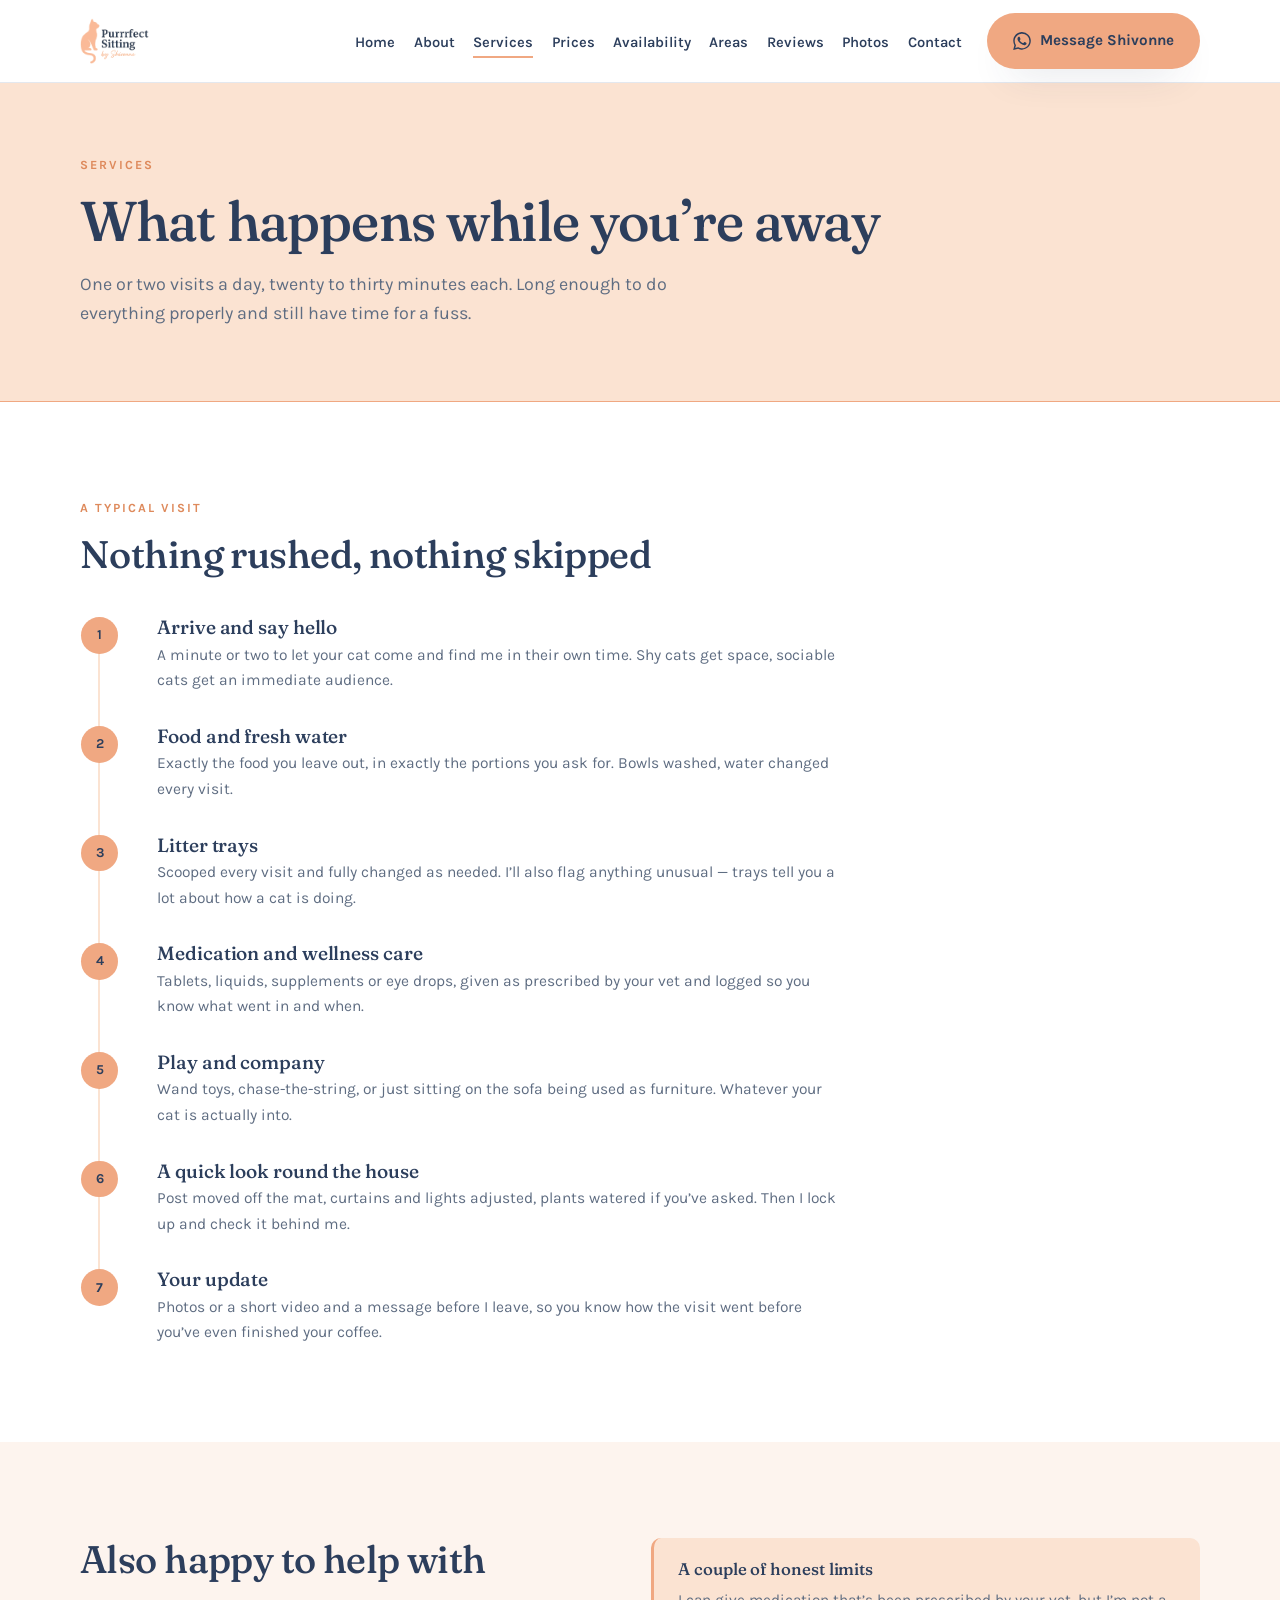
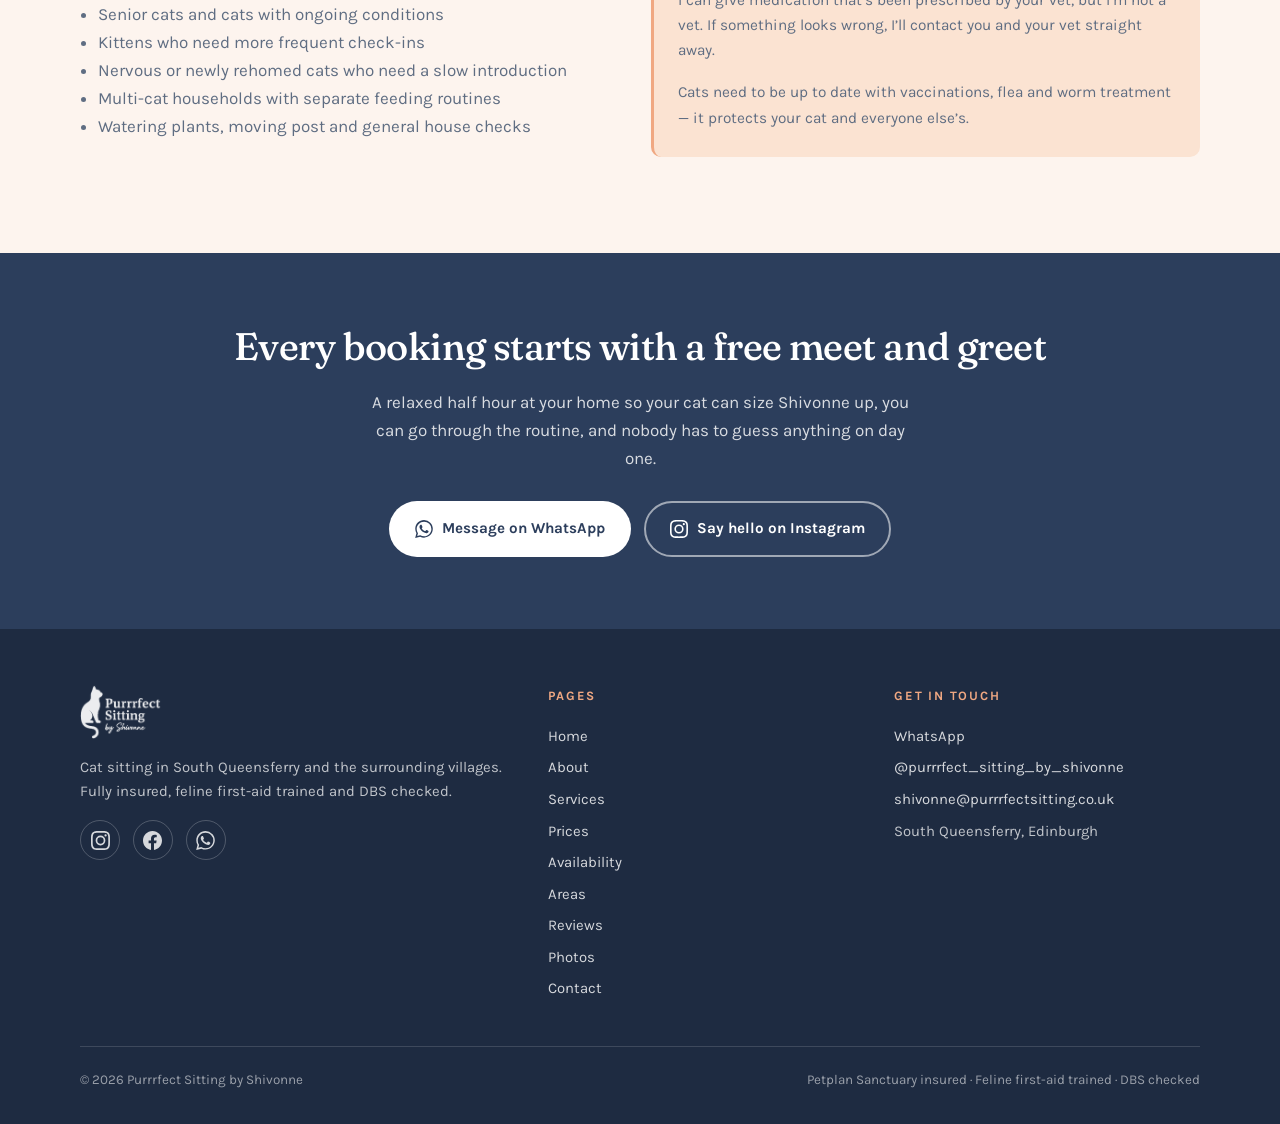
<file: services.html>
<!DOCTYPE html>
<html lang="en-GB">
<head>
<meta charset="utf-8">
<meta name="viewport" content="width=device-width, initial-scale=1">
<title>Cat sitting services | Purrrfect Sitting by Shivonne</title>
<meta name="description" content="Daily cat visits covering feeding, litter trays, medication, play and photo updates, in South Queensferry and West Edinburgh.">
<link rel="icon" href="assets/favicon.png" type="image/png">
<link rel="apple-touch-icon" href="assets/apple-touch-icon.png">
<meta property="og:title" content="Cat sitting services | Purrrfect Sitting by Shivonne">
<meta property="og:description" content="Daily cat visits covering feeding, litter trays, medication, play and photo updates, in South Queensferry and West Edinburgh.">
<meta property="og:type" content="website">
<meta property="og:image" content="assets/logo.png">
<link rel="stylesheet" href="css/style.css">
</head>
<body>
<a class="skip-link" href="#main">Skip to content</a>
<header class="site-header">
  <div class="wrap">
    <a class="brand" href="index.html"><img src="assets/logo.png" alt="Purrrfect Sitting by Shivonne" width="832" height="552"></a>
    <button class="nav-toggle" type="button" aria-expanded="false" aria-controls="site-nav" aria-label="Open menu"><svg viewBox="0 0 24 24" fill="none" stroke="currentColor" stroke-width="2" stroke-linecap="round" aria-hidden="true"><line x1="3" y1="6" x2="21" y2="6"/><line x1="3" y1="12" x2="21" y2="12"/><line x1="3" y1="18" x2="21" y2="18"/></svg></button>
    <nav class="site-nav" id="site-nav" aria-label="Main"><ul><li><a href="index.html">Home</a></li><li><a href="about.html">About</a></li><li><a href="services.html" aria-current="page">Services</a></li><li><a href="prices.html">Prices</a></li><li><a href="availability.html">Availability</a></li><li><a href="areas.html">Areas</a></li><li><a href="testimonials.html">Reviews</a></li><li><a href="gallery.html">Photos</a></li><li><a href="contact.html">Contact</a></li></ul></nav>
    <a class="btn btn--primary header-cta" href="https://wa.me/447809421669"><svg viewBox="0 0 24 24" fill="currentColor" aria-hidden="true"><path d="M17.47 14.38c-.3-.15-1.76-.87-2.03-.97-.27-.1-.47-.15-.67.15-.2.3-.77.97-.94 1.17-.17.2-.35.22-.65.07-.3-.15-1.26-.46-2.4-1.48-.89-.79-1.49-1.77-1.66-2.07-.17-.3-.02-.46.13-.61.13-.13.3-.35.45-.52.15-.17.2-.3.3-.5.1-.2.05-.37-.02-.52-.08-.15-.67-1.61-.92-2.21-.24-.58-.49-.5-.67-.51h-.57c-.2 0-.52.07-.79.37-.27.3-1.04 1.02-1.04 2.48s1.06 2.88 1.21 3.08c.15.2 2.1 3.2 5.08 4.49.71.31 1.26.49 1.69.62.71.23 1.36.2 1.87.12.57-.09 1.76-.72 2.01-1.41.25-.69.25-1.29.17-1.41-.07-.13-.27-.2-.57-.35M12.05 21.8h-.01a9.8 9.8 0 0 1-4.99-1.37l-.36-.21-3.71.97.99-3.62-.23-.37a9.8 9.8 0 0 1-1.5-5.23c0-5.4 4.4-9.8 9.81-9.8 2.62 0 5.08 1.02 6.93 2.88a9.74 9.74 0 0 1 2.87 6.93c0 5.41-4.4 9.81-9.8 9.81m8.34-18.15A11.7 11.7 0 0 0 12.05 0C5.6 0 .35 5.25.34 11.7c0 2.06.54 4.08 1.56 5.85L.24 24l6.6-1.73a11.7 11.7 0 0 0 5.2 1.24h.01c6.45 0 11.7-5.25 11.7-11.7 0-3.13-1.21-6.07-3.42-8.28"/></svg> Message Shivonne</a>
  </div>
</header>
<main id="main">
<section class="page-head">
  <div class="wrap">
    <p class="eyebrow">Services</p>
    <h1>What happens while you&rsquo;re away</h1>
    <p class="lede">One or two visits a day, twenty to thirty minutes each. Long enough to do everything properly and still have time for a fuss.</p>
  </div>
</section>

<section class="section">
  <div class="wrap">
    <div class="section-head reveal">
      <p class="eyebrow">A typical visit</p>
      <h2>Nothing rushed, nothing skipped</h2>
    </div>
    <ol class="timeline">
      <li data-step="1" class="reveal">
        <h3>Arrive and say hello</h3>
        <p>A minute or two to let your cat come and find me in their own time. Shy cats get space, sociable cats get an immediate audience.</p>
      </li>
      <li data-step="2" class="reveal">
        <h3>Food and fresh water</h3>
        <p>Exactly the food you leave out, in exactly the portions you ask for. Bowls washed, water changed every visit.</p>
      </li>
      <li data-step="3" class="reveal">
        <h3>Litter trays</h3>
        <p>Scooped every visit and fully changed as needed. I&rsquo;ll also flag anything unusual &mdash; trays tell you a lot about how a cat is doing.</p>
      </li>
      <li data-step="4" class="reveal">
        <h3>Medication and wellness care</h3>
        <p>Tablets, liquids, supplements or eye drops, given as prescribed by your vet and logged so you know what went in and when.</p>
      </li>
      <li data-step="5" class="reveal">
        <h3>Play and company</h3>
        <p>Wand toys, chase-the-string, or just sitting on the sofa being used as furniture. Whatever your cat is actually into.</p>
      </li>
      <li data-step="6" class="reveal">
        <h3>A quick look round the house</h3>
        <p>Post moved off the mat, curtains and lights adjusted, plants watered if you&rsquo;ve asked. Then I lock up and check it behind me.</p>
      </li>
      <li data-step="7" class="reveal">
        <h3>Your update</h3>
        <p>Photos or a short video and a message before I leave, so you know how the visit went before you&rsquo;ve even finished your coffee.</p>
      </li>
    </ol>
  </div>
</section>

<section class="section section--tint">
  <div class="wrap">
    <div class="grid grid--2">
      <div class="reveal">
        <h2>Also happy to help with</h2>
        <ul style="padding-left:1.1rem;color:var(--ink-soft)">
          <li>Senior cats and cats with ongoing conditions</li>
          <li>Kittens who need more frequent check-ins</li>
          <li>Nervous or newly rehomed cats who need a slow introduction</li>
          <li>Multi-cat households with separate feeding routines</li>
          <li>Watering plants, moving post and general house checks</li>
        </ul>
      </div>
      <div class="note-box reveal">
        <h3>A couple of honest limits</h3>
        <p>I can give medication that&rsquo;s been prescribed by your vet, but I&rsquo;m not a vet. If something looks wrong, I&rsquo;ll contact you and your vet straight away.</p>
        <p>Cats need to be up to date with vaccinations, flea and worm treatment &mdash; it protects your cat and everyone else&rsquo;s.</p>
      </div>
    </div>
  </div>
</section>

<section class="cta-band">
  <div class="wrap">
    <h2>Every booking starts with a free meet and greet</h2>
    <p>A relaxed half hour at your home so your cat can size Shivonne up, you can go through the routine, and nobody has to guess anything on day one.</p>
    <div class="btn-row">
      <a class="btn btn--light" href="https://wa.me/447809421669"><svg viewBox="0 0 24 24" fill="currentColor" aria-hidden="true"><path d="M17.47 14.38c-.3-.15-1.76-.87-2.03-.97-.27-.1-.47-.15-.67.15-.2.3-.77.97-.94 1.17-.17.2-.35.22-.65.07-.3-.15-1.26-.46-2.4-1.48-.89-.79-1.49-1.77-1.66-2.07-.17-.3-.02-.46.13-.61.13-.13.3-.35.45-.52.15-.17.2-.3.3-.5.1-.2.05-.37-.02-.52-.08-.15-.67-1.61-.92-2.21-.24-.58-.49-.5-.67-.51h-.57c-.2 0-.52.07-.79.37-.27.3-1.04 1.02-1.04 2.48s1.06 2.88 1.21 3.08c.15.2 2.1 3.2 5.08 4.49.71.31 1.26.49 1.69.62.71.23 1.36.2 1.87.12.57-.09 1.76-.72 2.01-1.41.25-.69.25-1.29.17-1.41-.07-.13-.27-.2-.57-.35M12.05 21.8h-.01a9.8 9.8 0 0 1-4.99-1.37l-.36-.21-3.71.97.99-3.62-.23-.37a9.8 9.8 0 0 1-1.5-5.23c0-5.4 4.4-9.8 9.81-9.8 2.62 0 5.08 1.02 6.93 2.88a9.74 9.74 0 0 1 2.87 6.93c0 5.41-4.4 9.81-9.8 9.81m8.34-18.15A11.7 11.7 0 0 0 12.05 0C5.6 0 .35 5.25.34 11.7c0 2.06.54 4.08 1.56 5.85L.24 24l6.6-1.73a11.7 11.7 0 0 0 5.2 1.24h.01c6.45 0 11.7-5.25 11.7-11.7 0-3.13-1.21-6.07-3.42-8.28"/></svg> Message on WhatsApp</a>
      <a class="btn btn--outline-light" href="https://www.instagram.com/purrrfect_sitting_by_shivonne/"><svg viewBox="0 0 24 24" fill="currentColor" aria-hidden="true"><path d="M12 2.16c3.2 0 3.58.01 4.85.07 1.17.05 1.8.25 2.23.41.56.22.96.48 1.38.9.42.42.68.82.9 1.38.16.42.36 1.06.41 2.23.06 1.27.07 1.65.07 4.85s-.01 3.58-.07 4.85c-.05 1.17-.25 1.8-.41 2.23-.22.56-.48.96-.9 1.38-.42.42-.82.68-1.38.9-.42.16-1.06.36-2.23.41-1.27.06-1.65.07-4.85.07s-3.58-.01-4.85-.07c-1.17-.05-1.8-.25-2.23-.41-.56-.22-.96-.48-1.38-.9a3.8 3.8 0 0 1-.9-1.38c-.16-.42-.36-1.06-.41-2.23-.06-1.27-.07-1.65-.07-4.85s.01-3.58.07-4.85c.05-1.17.25-1.8.41-2.23.22-.56.48-.96.9-1.38.42-.42.82-.68 1.38-.9.42-.16 1.06-.36 2.23-.41C8.42 2.17 8.8 2.16 12 2.16M12 0C8.74 0 8.33.01 7.05.07 5.78.13 4.9.33 4.14.63c-.79.3-1.46.71-2.13 1.38A5.9 5.9 0 0 0 .63 4.14c-.3.76-.5 1.64-.56 2.91C.01 8.33 0 8.74 0 12s.01 3.67.07 4.95c.06 1.27.26 2.15.56 2.91.3.79.71 1.46 1.38 2.13.67.67 1.34 1.08 2.13 1.38.76.3 1.64.5 2.91.56C8.33 23.99 8.74 24 12 24s3.67-.01 4.95-.07c1.27-.06 2.15-.26 2.91-.56.79-.3 1.46-.71 2.13-1.38.67-.67 1.08-1.34 1.38-2.13.3-.76.5-1.64.56-2.91.06-1.28.07-1.69.07-4.95s-.01-3.67-.07-4.95c-.06-1.27-.26-2.15-.56-2.91-.3-.79-.71-1.46-1.38-2.13A5.9 5.9 0 0 0 19.86.63c-.76-.3-1.64-.5-2.91-.56C15.67.01 15.26 0 12 0m0 5.84a6.16 6.16 0 1 0 0 12.32 6.16 6.16 0 0 0 0-12.32M12 16a4 4 0 1 1 0-8 4 4 0 0 1 0 8m7.85-10.4a1.44 1.44 0 1 1-2.88 0 1.44 1.44 0 0 1 2.88 0"/></svg> Say hello on Instagram</a>
    </div>
  </div>
</section>
</main>
<footer class="site-footer">
  <div class="wrap">
    <div class="footer-grid">
      <div>
        <img class="footer-logo" src="assets/logo.png" alt="Purrrfect Sitting by Shivonne">
        <p>Cat sitting in South Queensferry and the surrounding villages. Fully insured, feline first-aid trained and DBS checked.</p>
        <div class="footer-social">
          <a href="https://www.instagram.com/purrrfect_sitting_by_shivonne/" aria-label="Instagram"><svg viewBox="0 0 24 24" fill="currentColor" aria-hidden="true"><path d="M12 2.16c3.2 0 3.58.01 4.85.07 1.17.05 1.8.25 2.23.41.56.22.96.48 1.38.9.42.42.68.82.9 1.38.16.42.36 1.06.41 2.23.06 1.27.07 1.65.07 4.85s-.01 3.58-.07 4.85c-.05 1.17-.25 1.8-.41 2.23-.22.56-.48.96-.9 1.38-.42.42-.82.68-1.38.9-.42.16-1.06.36-2.23.41-1.27.06-1.65.07-4.85.07s-3.58-.01-4.85-.07c-1.17-.05-1.8-.25-2.23-.41-.56-.22-.96-.48-1.38-.9a3.8 3.8 0 0 1-.9-1.38c-.16-.42-.36-1.06-.41-2.23-.06-1.27-.07-1.65-.07-4.85s.01-3.58.07-4.85c.05-1.17.25-1.8.41-2.23.22-.56.48-.96.9-1.38.42-.42.82-.68 1.38-.9.42-.16 1.06-.36 2.23-.41C8.42 2.17 8.8 2.16 12 2.16M12 0C8.74 0 8.33.01 7.05.07 5.78.13 4.9.33 4.14.63c-.79.3-1.46.71-2.13 1.38A5.9 5.9 0 0 0 .63 4.14c-.3.76-.5 1.64-.56 2.91C.01 8.33 0 8.74 0 12s.01 3.67.07 4.95c.06 1.27.26 2.15.56 2.91.3.79.71 1.46 1.38 2.13.67.67 1.34 1.08 2.13 1.38.76.3 1.64.5 2.91.56C8.33 23.99 8.74 24 12 24s3.67-.01 4.95-.07c1.27-.06 2.15-.26 2.91-.56.79-.3 1.46-.71 2.13-1.38.67-.67 1.08-1.34 1.38-2.13.3-.76.5-1.64.56-2.91.06-1.28.07-1.69.07-4.95s-.01-3.67-.07-4.95c-.06-1.27-.26-2.15-.56-2.91-.3-.79-.71-1.46-1.38-2.13A5.9 5.9 0 0 0 19.86.63c-.76-.3-1.64-.5-2.91-.56C15.67.01 15.26 0 12 0m0 5.84a6.16 6.16 0 1 0 0 12.32 6.16 6.16 0 0 0 0-12.32M12 16a4 4 0 1 1 0-8 4 4 0 0 1 0 8m7.85-10.4a1.44 1.44 0 1 1-2.88 0 1.44 1.44 0 0 1 2.88 0"/></svg></a>
          <a href="https://www.facebook.com/share/1aujTGWp8v/" aria-label="Facebook"><svg viewBox="0 0 24 24" fill="currentColor" aria-hidden="true"><path d="M24 12.07C24 5.4 18.63 0 12 0S0 5.4 0 12.07C0 18.1 4.39 23.1 10.13 24v-8.44H7.08v-3.49h3.05V9.41c0-3.02 1.79-4.69 4.53-4.69 1.31 0 2.68.24 2.68.24v2.97h-1.51c-1.49 0-1.96.93-1.96 1.89v2.25h3.33l-.53 3.49h-2.8V24C19.61 23.1 24 18.1 24 12.07"/></svg></a>
          <a href="https://wa.me/447809421669" aria-label="WhatsApp"><svg viewBox="0 0 24 24" fill="currentColor" aria-hidden="true"><path d="M17.47 14.38c-.3-.15-1.76-.87-2.03-.97-.27-.1-.47-.15-.67.15-.2.3-.77.97-.94 1.17-.17.2-.35.22-.65.07-.3-.15-1.26-.46-2.4-1.48-.89-.79-1.49-1.77-1.66-2.07-.17-.3-.02-.46.13-.61.13-.13.3-.35.45-.52.15-.17.2-.3.3-.5.1-.2.05-.37-.02-.52-.08-.15-.67-1.61-.92-2.21-.24-.58-.49-.5-.67-.51h-.57c-.2 0-.52.07-.79.37-.27.3-1.04 1.02-1.04 2.48s1.06 2.88 1.21 3.08c.15.2 2.1 3.2 5.08 4.49.71.31 1.26.49 1.69.62.71.23 1.36.2 1.87.12.57-.09 1.76-.72 2.01-1.41.25-.69.25-1.29.17-1.41-.07-.13-.27-.2-.57-.35M12.05 21.8h-.01a9.8 9.8 0 0 1-4.99-1.37l-.36-.21-3.71.97.99-3.62-.23-.37a9.8 9.8 0 0 1-1.5-5.23c0-5.4 4.4-9.8 9.81-9.8 2.62 0 5.08 1.02 6.93 2.88a9.74 9.74 0 0 1 2.87 6.93c0 5.41-4.4 9.81-9.8 9.81m8.34-18.15A11.7 11.7 0 0 0 12.05 0C5.6 0 .35 5.25.34 11.7c0 2.06.54 4.08 1.56 5.85L.24 24l6.6-1.73a11.7 11.7 0 0 0 5.2 1.24h.01c6.45 0 11.7-5.25 11.7-11.7 0-3.13-1.21-6.07-3.42-8.28"/></svg></a>
        </div>
      </div>
      <div>
        <h4>Pages</h4>
        <ul><li><a href="index.html">Home</a></li><li><a href="about.html">About</a></li><li><a href="services.html">Services</a></li><li><a href="prices.html">Prices</a></li><li><a href="availability.html">Availability</a></li><li><a href="areas.html">Areas</a></li><li><a href="testimonials.html">Reviews</a></li><li><a href="gallery.html">Photos</a></li><li><a href="contact.html">Contact</a></li></ul>
      </div>
      <div>
        <h4>Get in touch</h4>
        <ul>
          <li><a href="https://wa.me/447809421669">WhatsApp</a></li>
          <li><a href="https://www.instagram.com/purrrfect_sitting_by_shivonne/">@purrrfect_sitting_by_shivonne</a></li>
          <li><a href="mailto:shivonne@purrrfectsitting.co.uk">shivonne@purrrfectsitting.co.uk</a></li>
          <li>South Queensferry, Edinburgh</li>
        </ul>
      </div>
    </div>
    <div class="footer-base">
      <span>&copy; 2026 Purrrfect Sitting by Shivonne</span>
      <span>Petplan Sanctuary insured &middot; Feline first-aid trained &middot; DBS checked</span>
    </div>
  </div>
</footer>
<a class="float-wa" href="https://wa.me/447809421669" aria-label="Message on WhatsApp"><svg viewBox="0 0 24 24" fill="currentColor" aria-hidden="true"><path d="M17.47 14.38c-.3-.15-1.76-.87-2.03-.97-.27-.1-.47-.15-.67.15-.2.3-.77.97-.94 1.17-.17.2-.35.22-.65.07-.3-.15-1.26-.46-2.4-1.48-.89-.79-1.49-1.77-1.66-2.07-.17-.3-.02-.46.13-.61.13-.13.3-.35.45-.52.15-.17.2-.3.3-.5.1-.2.05-.37-.02-.52-.08-.15-.67-1.61-.92-2.21-.24-.58-.49-.5-.67-.51h-.57c-.2 0-.52.07-.79.37-.27.3-1.04 1.02-1.04 2.48s1.06 2.88 1.21 3.08c.15.2 2.1 3.2 5.08 4.49.71.31 1.26.49 1.69.62.71.23 1.36.2 1.87.12.57-.09 1.76-.72 2.01-1.41.25-.69.25-1.29.17-1.41-.07-.13-.27-.2-.57-.35M12.05 21.8h-.01a9.8 9.8 0 0 1-4.99-1.37l-.36-.21-3.71.97.99-3.62-.23-.37a9.8 9.8 0 0 1-1.5-5.23c0-5.4 4.4-9.8 9.81-9.8 2.62 0 5.08 1.02 6.93 2.88a9.74 9.74 0 0 1 2.87 6.93c0 5.41-4.4 9.81-9.8 9.81m8.34-18.15A11.7 11.7 0 0 0 12.05 0C5.6 0 .35 5.25.34 11.7c0 2.06.54 4.08 1.56 5.85L.24 24l6.6-1.73a11.7 11.7 0 0 0 5.2 1.24h.01c6.45 0 11.7-5.25 11.7-11.7 0-3.13-1.21-6.07-3.42-8.28"/></svg></a>
<script src="js/site.js"></script>

</body>
</html>
</file>
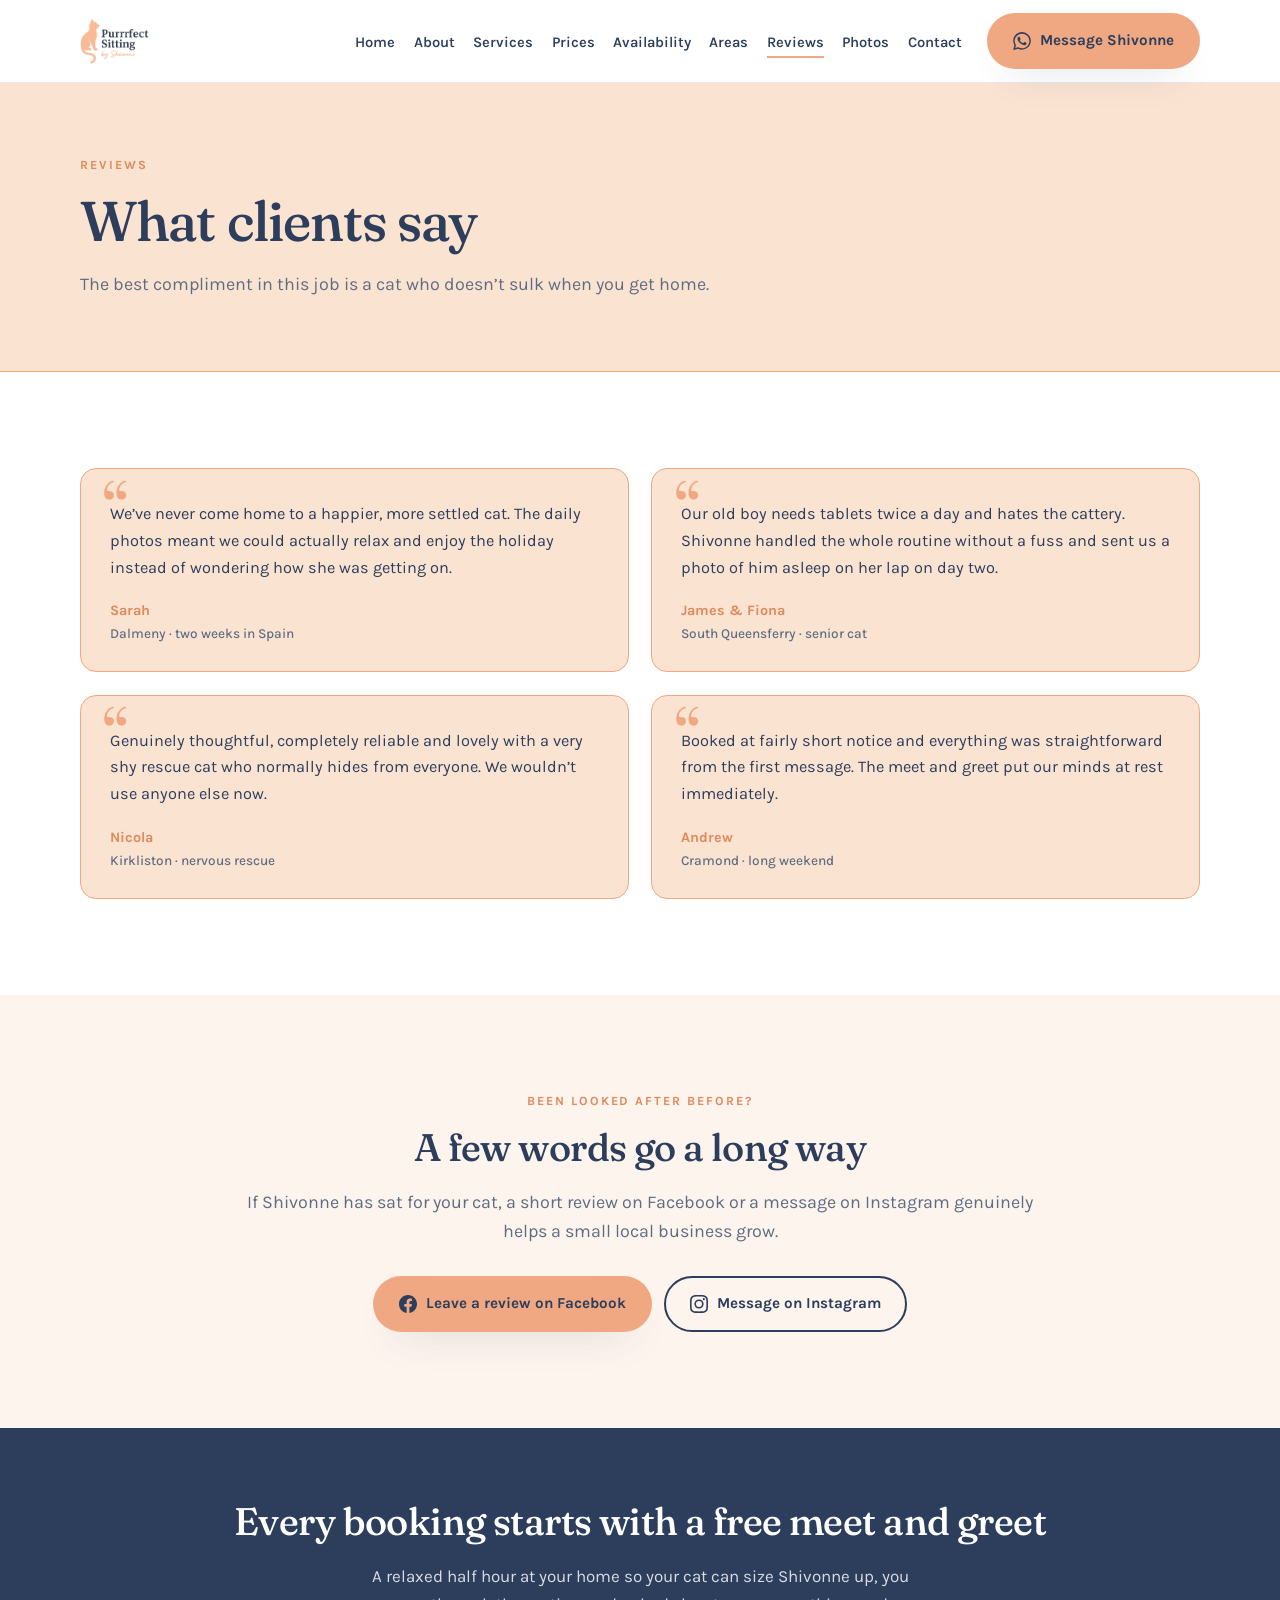
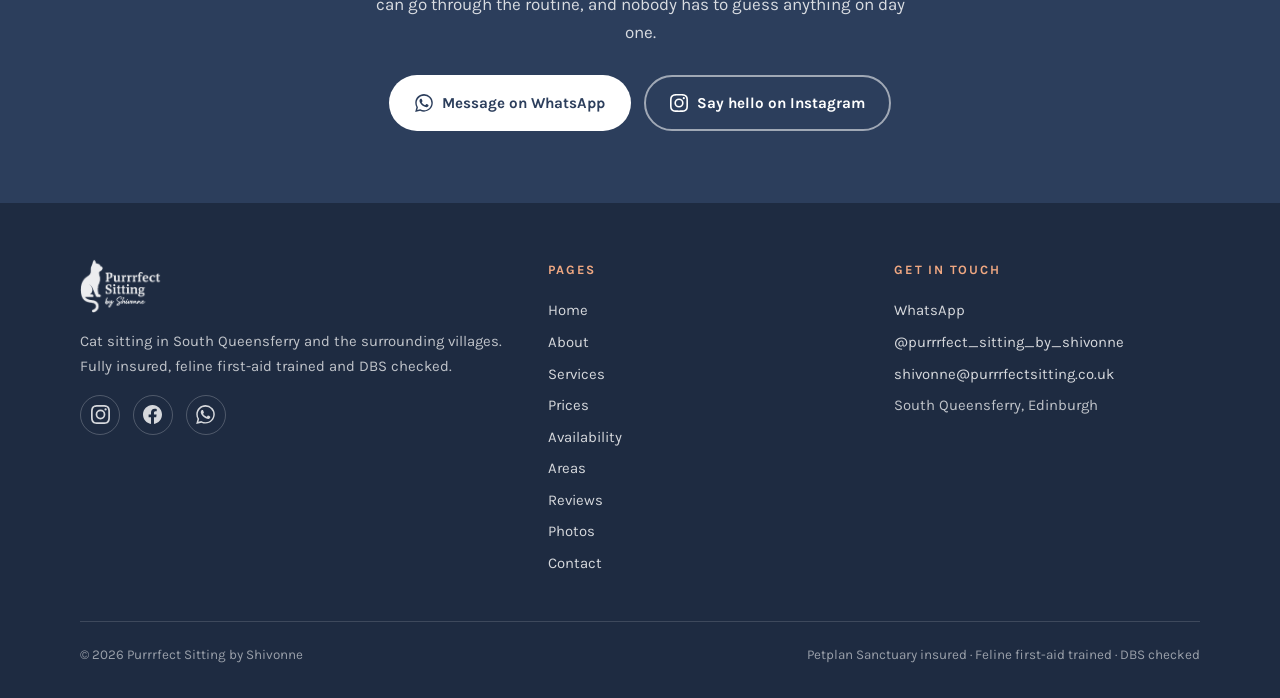
<file: testimonials.html>
<!DOCTYPE html>
<html lang="en-GB">
<head>
<meta charset="utf-8">
<meta name="viewport" content="width=device-width, initial-scale=1">
<title>Reviews | Purrrfect Sitting by Shivonne</title>
<meta name="description" content="Reviews from cat owners across South Queensferry, Dalmeny, Kirkliston and West Edinburgh.">
<link rel="icon" href="assets/favicon.png" type="image/png">
<link rel="apple-touch-icon" href="assets/apple-touch-icon.png">
<meta property="og:title" content="Reviews | Purrrfect Sitting by Shivonne">
<meta property="og:description" content="Reviews from cat owners across South Queensferry, Dalmeny, Kirkliston and West Edinburgh.">
<meta property="og:type" content="website">
<meta property="og:image" content="assets/logo.png">
<link rel="stylesheet" href="css/style.css">
</head>
<body>
<a class="skip-link" href="#main">Skip to content</a>
<header class="site-header">
  <div class="wrap">
    <a class="brand" href="index.html"><img src="assets/logo.png" alt="Purrrfect Sitting by Shivonne" width="832" height="552"></a>
    <button class="nav-toggle" type="button" aria-expanded="false" aria-controls="site-nav" aria-label="Open menu"><svg viewBox="0 0 24 24" fill="none" stroke="currentColor" stroke-width="2" stroke-linecap="round" aria-hidden="true"><line x1="3" y1="6" x2="21" y2="6"/><line x1="3" y1="12" x2="21" y2="12"/><line x1="3" y1="18" x2="21" y2="18"/></svg></button>
    <nav class="site-nav" id="site-nav" aria-label="Main"><ul><li><a href="index.html">Home</a></li><li><a href="about.html">About</a></li><li><a href="services.html">Services</a></li><li><a href="prices.html">Prices</a></li><li><a href="availability.html">Availability</a></li><li><a href="areas.html">Areas</a></li><li><a href="testimonials.html" aria-current="page">Reviews</a></li><li><a href="gallery.html">Photos</a></li><li><a href="contact.html">Contact</a></li></ul></nav>
    <a class="btn btn--primary header-cta" href="https://wa.me/447809421669"><svg viewBox="0 0 24 24" fill="currentColor" aria-hidden="true"><path d="M17.47 14.38c-.3-.15-1.76-.87-2.03-.97-.27-.1-.47-.15-.67.15-.2.3-.77.97-.94 1.17-.17.2-.35.22-.65.07-.3-.15-1.26-.46-2.4-1.48-.89-.79-1.49-1.77-1.66-2.07-.17-.3-.02-.46.13-.61.13-.13.3-.35.45-.52.15-.17.2-.3.3-.5.1-.2.05-.37-.02-.52-.08-.15-.67-1.61-.92-2.21-.24-.58-.49-.5-.67-.51h-.57c-.2 0-.52.07-.79.37-.27.3-1.04 1.02-1.04 2.48s1.06 2.88 1.21 3.08c.15.2 2.1 3.2 5.08 4.49.71.31 1.26.49 1.69.62.71.23 1.36.2 1.87.12.57-.09 1.76-.72 2.01-1.41.25-.69.25-1.29.17-1.41-.07-.13-.27-.2-.57-.35M12.05 21.8h-.01a9.8 9.8 0 0 1-4.99-1.37l-.36-.21-3.71.97.99-3.62-.23-.37a9.8 9.8 0 0 1-1.5-5.23c0-5.4 4.4-9.8 9.81-9.8 2.62 0 5.08 1.02 6.93 2.88a9.74 9.74 0 0 1 2.87 6.93c0 5.41-4.4 9.81-9.8 9.81m8.34-18.15A11.7 11.7 0 0 0 12.05 0C5.6 0 .35 5.25.34 11.7c0 2.06.54 4.08 1.56 5.85L.24 24l6.6-1.73a11.7 11.7 0 0 0 5.2 1.24h.01c6.45 0 11.7-5.25 11.7-11.7 0-3.13-1.21-6.07-3.42-8.28"/></svg> Message Shivonne</a>
  </div>
</header>
<main id="main">
<section class="page-head">
  <div class="wrap">
    <p class="eyebrow">Reviews</p>
    <h1>What clients say</h1>
    <p class="lede">The best compliment in this job is a cat who doesn&rsquo;t sulk when you get home.</p>
  </div>
</section>

<section class="section">
  <div class="wrap">
    <!-- EDIT: replace all four with real reviews. First name and area is plenty - it reads as more trustworthy than a full name. -->
    <div class="grid grid--2">
      <div class="quote-card reveal">
        <blockquote>We&rsquo;ve never come home to a happier, more settled cat. The daily photos meant we could actually relax and enjoy the holiday instead of wondering how she was getting on.</blockquote>
        <cite>Sarah<span>Dalmeny &middot; two weeks in Spain</span></cite>
      </div>
      <div class="quote-card reveal">
        <blockquote>Our old boy needs tablets twice a day and hates the cattery. Shivonne handled the whole routine without a fuss and sent us a photo of him asleep on her lap on day two.</blockquote>
        <cite>James &amp; Fiona<span>South Queensferry &middot; senior cat</span></cite>
      </div>
      <div class="quote-card reveal">
        <blockquote>Genuinely thoughtful, completely reliable and lovely with a very shy rescue cat who normally hides from everyone. We wouldn&rsquo;t use anyone else now.</blockquote>
        <cite>Nicola<span>Kirkliston &middot; nervous rescue</span></cite>
      </div>
      <div class="quote-card reveal">
        <blockquote>Booked at fairly short notice and everything was straightforward from the first message. The meet and greet put our minds at rest immediately.</blockquote>
        <cite>Andrew<span>Cramond &middot; long weekend</span></cite>
      </div>
    </div>
  </div>
</section>

<section class="section section--tint">
  <div class="wrap pull-quote reveal">
    <p class="eyebrow">Been looked after before?</p>
    <h2>A few words go a long way</h2>
    <p class="lede" style="margin-bottom:1.8rem">If Shivonne has sat for your cat, a short review on Facebook or a message on Instagram genuinely helps a small local business grow.</p>
    <div class="btn-row" style="justify-content:center">
      <a class="btn btn--primary" href="https://www.facebook.com/share/1aujTGWp8v/"><svg viewBox="0 0 24 24" fill="currentColor" aria-hidden="true"><path d="M24 12.07C24 5.4 18.63 0 12 0S0 5.4 0 12.07C0 18.1 4.39 23.1 10.13 24v-8.44H7.08v-3.49h3.05V9.41c0-3.02 1.79-4.69 4.53-4.69 1.31 0 2.68.24 2.68.24v2.97h-1.51c-1.49 0-1.96.93-1.96 1.89v2.25h3.33l-.53 3.49h-2.8V24C19.61 23.1 24 18.1 24 12.07"/></svg> Leave a review on Facebook</a>
      <a class="btn btn--ghost" href="https://www.instagram.com/purrrfect_sitting_by_shivonne/"><svg viewBox="0 0 24 24" fill="currentColor" aria-hidden="true"><path d="M12 2.16c3.2 0 3.58.01 4.85.07 1.17.05 1.8.25 2.23.41.56.22.96.48 1.38.9.42.42.68.82.9 1.38.16.42.36 1.06.41 2.23.06 1.27.07 1.65.07 4.85s-.01 3.58-.07 4.85c-.05 1.17-.25 1.8-.41 2.23-.22.56-.48.96-.9 1.38-.42.42-.82.68-1.38.9-.42.16-1.06.36-2.23.41-1.27.06-1.65.07-4.85.07s-3.58-.01-4.85-.07c-1.17-.05-1.8-.25-2.23-.41-.56-.22-.96-.48-1.38-.9a3.8 3.8 0 0 1-.9-1.38c-.16-.42-.36-1.06-.41-2.23-.06-1.27-.07-1.65-.07-4.85s.01-3.58.07-4.85c.05-1.17.25-1.8.41-2.23.22-.56.48-.96.9-1.38.42-.42.82-.68 1.38-.9.42-.16 1.06-.36 2.23-.41C8.42 2.17 8.8 2.16 12 2.16M12 0C8.74 0 8.33.01 7.05.07 5.78.13 4.9.33 4.14.63c-.79.3-1.46.71-2.13 1.38A5.9 5.9 0 0 0 .63 4.14c-.3.76-.5 1.64-.56 2.91C.01 8.33 0 8.74 0 12s.01 3.67.07 4.95c.06 1.27.26 2.15.56 2.91.3.79.71 1.46 1.38 2.13.67.67 1.34 1.08 2.13 1.38.76.3 1.64.5 2.91.56C8.33 23.99 8.74 24 12 24s3.67-.01 4.95-.07c1.27-.06 2.15-.26 2.91-.56.79-.3 1.46-.71 2.13-1.38.67-.67 1.08-1.34 1.38-2.13.3-.76.5-1.64.56-2.91.06-1.28.07-1.69.07-4.95s-.01-3.67-.07-4.95c-.06-1.27-.26-2.15-.56-2.91-.3-.79-.71-1.46-1.38-2.13A5.9 5.9 0 0 0 19.86.63c-.76-.3-1.64-.5-2.91-.56C15.67.01 15.26 0 12 0m0 5.84a6.16 6.16 0 1 0 0 12.32 6.16 6.16 0 0 0 0-12.32M12 16a4 4 0 1 1 0-8 4 4 0 0 1 0 8m7.85-10.4a1.44 1.44 0 1 1-2.88 0 1.44 1.44 0 0 1 2.88 0"/></svg> Message on Instagram</a>
    </div>
  </div>
</section>

<section class="cta-band">
  <div class="wrap">
    <h2>Every booking starts with a free meet and greet</h2>
    <p>A relaxed half hour at your home so your cat can size Shivonne up, you can go through the routine, and nobody has to guess anything on day one.</p>
    <div class="btn-row">
      <a class="btn btn--light" href="https://wa.me/447809421669"><svg viewBox="0 0 24 24" fill="currentColor" aria-hidden="true"><path d="M17.47 14.38c-.3-.15-1.76-.87-2.03-.97-.27-.1-.47-.15-.67.15-.2.3-.77.97-.94 1.17-.17.2-.35.22-.65.07-.3-.15-1.26-.46-2.4-1.48-.89-.79-1.49-1.77-1.66-2.07-.17-.3-.02-.46.13-.61.13-.13.3-.35.45-.52.15-.17.2-.3.3-.5.1-.2.05-.37-.02-.52-.08-.15-.67-1.61-.92-2.21-.24-.58-.49-.5-.67-.51h-.57c-.2 0-.52.07-.79.37-.27.3-1.04 1.02-1.04 2.48s1.06 2.88 1.21 3.08c.15.2 2.1 3.2 5.08 4.49.71.31 1.26.49 1.69.62.71.23 1.36.2 1.87.12.57-.09 1.76-.72 2.01-1.41.25-.69.25-1.29.17-1.41-.07-.13-.27-.2-.57-.35M12.05 21.8h-.01a9.8 9.8 0 0 1-4.99-1.37l-.36-.21-3.71.97.99-3.62-.23-.37a9.8 9.8 0 0 1-1.5-5.23c0-5.4 4.4-9.8 9.81-9.8 2.62 0 5.08 1.02 6.93 2.88a9.74 9.74 0 0 1 2.87 6.93c0 5.41-4.4 9.81-9.8 9.81m8.34-18.15A11.7 11.7 0 0 0 12.05 0C5.6 0 .35 5.25.34 11.7c0 2.06.54 4.08 1.56 5.85L.24 24l6.6-1.73a11.7 11.7 0 0 0 5.2 1.24h.01c6.45 0 11.7-5.25 11.7-11.7 0-3.13-1.21-6.07-3.42-8.28"/></svg> Message on WhatsApp</a>
      <a class="btn btn--outline-light" href="https://www.instagram.com/purrrfect_sitting_by_shivonne/"><svg viewBox="0 0 24 24" fill="currentColor" aria-hidden="true"><path d="M12 2.16c3.2 0 3.58.01 4.85.07 1.17.05 1.8.25 2.23.41.56.22.96.48 1.38.9.42.42.68.82.9 1.38.16.42.36 1.06.41 2.23.06 1.27.07 1.65.07 4.85s-.01 3.58-.07 4.85c-.05 1.17-.25 1.8-.41 2.23-.22.56-.48.96-.9 1.38-.42.42-.82.68-1.38.9-.42.16-1.06.36-2.23.41-1.27.06-1.65.07-4.85.07s-3.58-.01-4.85-.07c-1.17-.05-1.8-.25-2.23-.41-.56-.22-.96-.48-1.38-.9a3.8 3.8 0 0 1-.9-1.38c-.16-.42-.36-1.06-.41-2.23-.06-1.27-.07-1.65-.07-4.85s.01-3.58.07-4.85c.05-1.17.25-1.8.41-2.23.22-.56.48-.96.9-1.38.42-.42.82-.68 1.38-.9.42-.16 1.06-.36 2.23-.41C8.42 2.17 8.8 2.16 12 2.16M12 0C8.74 0 8.33.01 7.05.07 5.78.13 4.9.33 4.14.63c-.79.3-1.46.71-2.13 1.38A5.9 5.9 0 0 0 .63 4.14c-.3.76-.5 1.64-.56 2.91C.01 8.33 0 8.74 0 12s.01 3.67.07 4.95c.06 1.27.26 2.15.56 2.91.3.79.71 1.46 1.38 2.13.67.67 1.34 1.08 2.13 1.38.76.3 1.64.5 2.91.56C8.33 23.99 8.74 24 12 24s3.67-.01 4.95-.07c1.27-.06 2.15-.26 2.91-.56.79-.3 1.46-.71 2.13-1.38.67-.67 1.08-1.34 1.38-2.13.3-.76.5-1.64.56-2.91.06-1.28.07-1.69.07-4.95s-.01-3.67-.07-4.95c-.06-1.27-.26-2.15-.56-2.91-.3-.79-.71-1.46-1.38-2.13A5.9 5.9 0 0 0 19.86.63c-.76-.3-1.64-.5-2.91-.56C15.67.01 15.26 0 12 0m0 5.84a6.16 6.16 0 1 0 0 12.32 6.16 6.16 0 0 0 0-12.32M12 16a4 4 0 1 1 0-8 4 4 0 0 1 0 8m7.85-10.4a1.44 1.44 0 1 1-2.88 0 1.44 1.44 0 0 1 2.88 0"/></svg> Say hello on Instagram</a>
    </div>
  </div>
</section>
</main>
<footer class="site-footer">
  <div class="wrap">
    <div class="footer-grid">
      <div>
        <img class="footer-logo" src="assets/logo.png" alt="Purrrfect Sitting by Shivonne">
        <p>Cat sitting in South Queensferry and the surrounding villages. Fully insured, feline first-aid trained and DBS checked.</p>
        <div class="footer-social">
          <a href="https://www.instagram.com/purrrfect_sitting_by_shivonne/" aria-label="Instagram"><svg viewBox="0 0 24 24" fill="currentColor" aria-hidden="true"><path d="M12 2.16c3.2 0 3.58.01 4.85.07 1.17.05 1.8.25 2.23.41.56.22.96.48 1.38.9.42.42.68.82.9 1.38.16.42.36 1.06.41 2.23.06 1.27.07 1.65.07 4.85s-.01 3.58-.07 4.85c-.05 1.17-.25 1.8-.41 2.23-.22.56-.48.96-.9 1.38-.42.42-.82.68-1.38.9-.42.16-1.06.36-2.23.41-1.27.06-1.65.07-4.85.07s-3.58-.01-4.85-.07c-1.17-.05-1.8-.25-2.23-.41-.56-.22-.96-.48-1.38-.9a3.8 3.8 0 0 1-.9-1.38c-.16-.42-.36-1.06-.41-2.23-.06-1.27-.07-1.65-.07-4.85s.01-3.58.07-4.85c.05-1.17.25-1.8.41-2.23.22-.56.48-.96.9-1.38.42-.42.82-.68 1.38-.9.42-.16 1.06-.36 2.23-.41C8.42 2.17 8.8 2.16 12 2.16M12 0C8.74 0 8.33.01 7.05.07 5.78.13 4.9.33 4.14.63c-.79.3-1.46.71-2.13 1.38A5.9 5.9 0 0 0 .63 4.14c-.3.76-.5 1.64-.56 2.91C.01 8.33 0 8.74 0 12s.01 3.67.07 4.95c.06 1.27.26 2.15.56 2.91.3.79.71 1.46 1.38 2.13.67.67 1.34 1.08 2.13 1.38.76.3 1.64.5 2.91.56C8.33 23.99 8.74 24 12 24s3.67-.01 4.95-.07c1.27-.06 2.15-.26 2.91-.56.79-.3 1.46-.71 2.13-1.38.67-.67 1.08-1.34 1.38-2.13.3-.76.5-1.64.56-2.91.06-1.28.07-1.69.07-4.95s-.01-3.67-.07-4.95c-.06-1.27-.26-2.15-.56-2.91-.3-.79-.71-1.46-1.38-2.13A5.9 5.9 0 0 0 19.86.63c-.76-.3-1.64-.5-2.91-.56C15.67.01 15.26 0 12 0m0 5.84a6.16 6.16 0 1 0 0 12.32 6.16 6.16 0 0 0 0-12.32M12 16a4 4 0 1 1 0-8 4 4 0 0 1 0 8m7.85-10.4a1.44 1.44 0 1 1-2.88 0 1.44 1.44 0 0 1 2.88 0"/></svg></a>
          <a href="https://www.facebook.com/share/1aujTGWp8v/" aria-label="Facebook"><svg viewBox="0 0 24 24" fill="currentColor" aria-hidden="true"><path d="M24 12.07C24 5.4 18.63 0 12 0S0 5.4 0 12.07C0 18.1 4.39 23.1 10.13 24v-8.44H7.08v-3.49h3.05V9.41c0-3.02 1.79-4.69 4.53-4.69 1.31 0 2.68.24 2.68.24v2.97h-1.51c-1.49 0-1.96.93-1.96 1.89v2.25h3.33l-.53 3.49h-2.8V24C19.61 23.1 24 18.1 24 12.07"/></svg></a>
          <a href="https://wa.me/447809421669" aria-label="WhatsApp"><svg viewBox="0 0 24 24" fill="currentColor" aria-hidden="true"><path d="M17.47 14.38c-.3-.15-1.76-.87-2.03-.97-.27-.1-.47-.15-.67.15-.2.3-.77.97-.94 1.17-.17.2-.35.22-.65.07-.3-.15-1.26-.46-2.4-1.48-.89-.79-1.49-1.77-1.66-2.07-.17-.3-.02-.46.13-.61.13-.13.3-.35.45-.52.15-.17.2-.3.3-.5.1-.2.05-.37-.02-.52-.08-.15-.67-1.61-.92-2.21-.24-.58-.49-.5-.67-.51h-.57c-.2 0-.52.07-.79.37-.27.3-1.04 1.02-1.04 2.48s1.06 2.88 1.21 3.08c.15.2 2.1 3.2 5.08 4.49.71.31 1.26.49 1.69.62.71.23 1.36.2 1.87.12.57-.09 1.76-.72 2.01-1.41.25-.69.25-1.29.17-1.41-.07-.13-.27-.2-.57-.35M12.05 21.8h-.01a9.8 9.8 0 0 1-4.99-1.37l-.36-.21-3.71.97.99-3.62-.23-.37a9.8 9.8 0 0 1-1.5-5.23c0-5.4 4.4-9.8 9.81-9.8 2.62 0 5.08 1.02 6.93 2.88a9.74 9.74 0 0 1 2.87 6.93c0 5.41-4.4 9.81-9.8 9.81m8.34-18.15A11.7 11.7 0 0 0 12.05 0C5.6 0 .35 5.25.34 11.7c0 2.06.54 4.08 1.56 5.85L.24 24l6.6-1.73a11.7 11.7 0 0 0 5.2 1.24h.01c6.45 0 11.7-5.25 11.7-11.7 0-3.13-1.21-6.07-3.42-8.28"/></svg></a>
        </div>
      </div>
      <div>
        <h4>Pages</h4>
        <ul><li><a href="index.html">Home</a></li><li><a href="about.html">About</a></li><li><a href="services.html">Services</a></li><li><a href="prices.html">Prices</a></li><li><a href="availability.html">Availability</a></li><li><a href="areas.html">Areas</a></li><li><a href="testimonials.html">Reviews</a></li><li><a href="gallery.html">Photos</a></li><li><a href="contact.html">Contact</a></li></ul>
      </div>
      <div>
        <h4>Get in touch</h4>
        <ul>
          <li><a href="https://wa.me/447809421669">WhatsApp</a></li>
          <li><a href="https://www.instagram.com/purrrfect_sitting_by_shivonne/">@purrrfect_sitting_by_shivonne</a></li>
          <li><a href="mailto:shivonne@purrrfectsitting.co.uk">shivonne@purrrfectsitting.co.uk</a></li>
          <li>South Queensferry, Edinburgh</li>
        </ul>
      </div>
    </div>
    <div class="footer-base">
      <span>&copy; 2026 Purrrfect Sitting by Shivonne</span>
      <span>Petplan Sanctuary insured &middot; Feline first-aid trained &middot; DBS checked</span>
    </div>
  </div>
</footer>
<a class="float-wa" href="https://wa.me/447809421669" aria-label="Message on WhatsApp"><svg viewBox="0 0 24 24" fill="currentColor" aria-hidden="true"><path d="M17.47 14.38c-.3-.15-1.76-.87-2.03-.97-.27-.1-.47-.15-.67.15-.2.3-.77.97-.94 1.17-.17.2-.35.22-.65.07-.3-.15-1.26-.46-2.4-1.48-.89-.79-1.49-1.77-1.66-2.07-.17-.3-.02-.46.13-.61.13-.13.3-.35.45-.52.15-.17.2-.3.3-.5.1-.2.05-.37-.02-.52-.08-.15-.67-1.61-.92-2.21-.24-.58-.49-.5-.67-.51h-.57c-.2 0-.52.07-.79.37-.27.3-1.04 1.02-1.04 2.48s1.06 2.88 1.21 3.08c.15.2 2.1 3.2 5.08 4.49.71.31 1.26.49 1.69.62.71.23 1.36.2 1.87.12.57-.09 1.76-.72 2.01-1.41.25-.69.25-1.29.17-1.41-.07-.13-.27-.2-.57-.35M12.05 21.8h-.01a9.8 9.8 0 0 1-4.99-1.37l-.36-.21-3.71.97.99-3.62-.23-.37a9.8 9.8 0 0 1-1.5-5.23c0-5.4 4.4-9.8 9.81-9.8 2.62 0 5.08 1.02 6.93 2.88a9.74 9.74 0 0 1 2.87 6.93c0 5.41-4.4 9.81-9.8 9.81m8.34-18.15A11.7 11.7 0 0 0 12.05 0C5.6 0 .35 5.25.34 11.7c0 2.06.54 4.08 1.56 5.85L.24 24l6.6-1.73a11.7 11.7 0 0 0 5.2 1.24h.01c6.45 0 11.7-5.25 11.7-11.7 0-3.13-1.21-6.07-3.42-8.28"/></svg></a>
<script src="js/site.js"></script>

</body>
</html>
</file>
<file: css/style.css>
/* ==========================================================================
   Purrrfect Sitting by Shivonne — site styles
   Brand: navy #2C3E5C · peach #F0A882
   ========================================================================== */

@import url('https://fonts.googleapis.com/css2?family=Fraunces:opsz,wght@9..144,400;9..144,500;9..144,600&family=Karla:wght@400;500;600;700&display=swap');

:root {
  --navy:        #2C3E5C;
  --navy-deep:   #1E2B41;
  --peach:       #F0A882;
  --peach-deep:  #DE8A5C;
  --peach-soft:  #FBE3D2;
  --peach-tint:  #FDF4EE;
  --paper:       #FFFFFF;
  --paper-alt:   #F6F8FA;
  --ink:         #2C3E5C;
  --ink-soft:    #5F6D82;
  --line:        #E3E8EF;

  --display: 'Fraunces', Georgia, 'Times New Roman', serif;
  --body:    'Karla', -apple-system, BlinkMacSystemFont, 'Segoe UI', Helvetica, Arial, sans-serif;

  --wrap: 1120px;
  --radius: 16px;
  --radius-sm: 10px;
  --shadow: 0 18px 40px -24px rgba(44, 62, 92, .45);
  --shadow-lift: 0 26px 50px -26px rgba(44, 62, 92, .55);
}

/* ---------- Base ---------- */
*, *::before, *::after { box-sizing: border-box; }

html { scroll-behavior: smooth; }

body {
  margin: 0;
  font-family: var(--body);
  font-size: 17px;
  line-height: 1.65;
  color: var(--ink);
  background: var(--paper);
  -webkit-font-smoothing: antialiased;
}

img { max-width: 100%; display: block; }

a { color: var(--navy); text-decoration-color: var(--peach); text-underline-offset: 3px; }
a:hover { color: var(--peach-deep); }

h1, h2, h3 {
  font-family: var(--display);
  font-weight: 500;
  font-variation-settings: 'SOFT' 40, 'WONK' 1;
  line-height: 1.12;
  letter-spacing: -0.015em;
  color: var(--navy);
  margin: 0 0 .5em;
}
h1 { font-size: clamp(2.2rem, 5.2vw, 3.5rem); }
h2 { font-size: clamp(1.7rem, 3.4vw, 2.4rem); }
h3 { font-size: 1.2rem; letter-spacing: -0.005em; }
p  { margin: 0 0 1.1em; }
p:last-child { margin-bottom: 0; }

.wrap { width: min(100% - 2.5rem, var(--wrap)); margin-inline: auto; }

.eyebrow {
  font-family: var(--body);
  font-size: .78rem;
  font-weight: 700;
  letter-spacing: .16em;
  text-transform: uppercase;
  color: var(--peach-deep);
  margin: 0 0 .9rem;
}

.lede { font-size: 1.12rem; color: var(--ink-soft); }

.section { padding: clamp(3.5rem, 8vw, 6rem) 0; }
.section--tint { background: var(--peach-tint); }
.section--alt  { background: var(--paper-alt); }

.section-head { max-width: 60ch; margin-bottom: 2.6rem; }
.section-head.is-centred { margin-inline: auto; text-align: center; }

/* ---------- Buttons ---------- */
.btn {
  display: inline-flex;
  align-items: center;
  gap: .55rem;
  font-family: var(--body);
  font-weight: 700;
  font-size: .95rem;
  padding: .85rem 1.5rem;
  border-radius: 999px;
  border: 2px solid transparent;
  text-decoration: none;
  cursor: pointer;
  transition: transform .18s ease, box-shadow .18s ease, background .18s ease, color .18s ease;
}
.btn svg { width: 18px; height: 18px; flex: none; }
.btn--primary { background: var(--peach); color: var(--navy); box-shadow: var(--shadow); }
.btn--primary:hover { background: var(--peach-deep); color: #fff; transform: translateY(-2px); }
.btn--ghost { border-color: var(--navy); color: var(--navy); }
.btn--ghost:hover { background: var(--navy); color: #fff; transform: translateY(-2px); }
.btn--light { background: #fff; color: var(--navy); }
.btn--light:hover { background: var(--peach); transform: translateY(-2px); }
.btn--outline-light { border-color: rgba(255,255,255,.55); color: #fff; }
.btn--outline-light:hover { background: rgba(255,255,255,.12); color: #fff; transform: translateY(-2px); }

.btn-row { display: flex; flex-wrap: wrap; gap: .8rem; }

/* ---------- Header ---------- */
.site-header {
  position: sticky;
  top: 0;
  z-index: 50;
  background: rgba(255,255,255,.94);
  backdrop-filter: blur(10px);
  border-bottom: 1px solid var(--line);
}
.site-header .wrap {
  display: flex;
  align-items: center;
  gap: 1rem;
  min-height: 82px;
}
.brand { display: flex; align-items: center; margin-right: auto; text-decoration: none; }
.brand img { height: 46px; width: auto; }

.nav-toggle {
  display: none;
  background: none;
  border: 0;
  padding: .5rem;
  cursor: pointer;
  color: var(--navy);
}
.nav-toggle svg { width: 26px; height: 26px; }

.site-nav ul {
  display: flex;
  align-items: center;
  gap: 1.15rem;
  list-style: none;
  margin: 0;
  padding: 0;
}
.site-nav a {
  font-size: .92rem;
  font-weight: 600;
  text-decoration: none;
  color: var(--navy);
  padding: .3rem 0;
  border-bottom: 2px solid transparent;
}
.site-nav a:hover { border-bottom-color: var(--peach); color: var(--navy); }
.site-nav a[aria-current="page"] { border-bottom-color: var(--peach); }
.header-cta { margin-left: .6rem; }

@media (max-width: 1080px) {
  .nav-toggle { display: inline-flex; order: 3; }
  .site-nav {
    order: 4;
    flex-basis: 100%;
    display: none;
    padding-bottom: 1.2rem;
  }
  .site-nav.is-open { display: block; }
  .site-nav ul { flex-direction: column; align-items: flex-start; gap: .2rem; }
  .site-nav a { display: block; padding: .6rem 0; width: 100%; }
  .header-cta { display: none; }
  .site-header .wrap { flex-wrap: wrap; }
}

/* ---------- Hero ---------- */
.hero { padding: clamp(3rem, 7vw, 5.5rem) 0 clamp(3rem, 7vw, 5rem); background: linear-gradient(170deg, var(--peach-tint) 0%, #fff 70%); }
.hero .wrap { display: grid; grid-template-columns: 1fr; gap: clamp(2rem, 5vw, 4rem); align-items: center; }
.hero h1 { margin-bottom: .35em; }
.hero .lede { max-width: 44ch; margin-bottom: 1.8rem; }

.hero-visual { position: relative; max-width: 460px; margin: 1rem auto 0; }
.hero-photo {
  aspect-ratio: 4 / 3.4;
  border-radius: 24px;
  background: var(--peach-soft) url('../assets/mark.png') center 42% / 42% no-repeat;
  border: 1px solid var(--peach);
  overflow: hidden;
  box-shadow: var(--shadow);
}
.hero-photo img { width: 100%; height: 100%; object-fit: cover; }

/* Signature element: the visit update card.
   Static by default; only floated over the photo on wide screens. */
.update-card {
  position: static;
  width: min(320px, 92%);
  margin: -2.2rem auto 0;
  background: #fff;
  border: 1px solid var(--line);
  border-radius: 18px;
  padding: 1.1rem 1.2rem;
  box-shadow: var(--shadow-lift);
}
.update-card__head {
  display: flex;
  align-items: center;
  gap: .6rem;
  margin-bottom: .6rem;
}
.update-card__avatar {
  width: 34px; height: 34px; border-radius: 50%;
  background: var(--peach-soft) url('../assets/mark.png') center 55% / 62% no-repeat;
  flex: none;
}
.update-card__meta { font-size: .74rem; font-weight: 700; letter-spacing: .1em; text-transform: uppercase; color: var(--peach-deep); }
.update-card__time { font-size: .74rem; color: var(--ink-soft); font-weight: 500; letter-spacing: .04em; }
.update-card p { font-size: .92rem; line-height: 1.55; color: var(--ink-soft); margin: 0; }

/* Wide screens only: two columns, card floated over the photo */
@media (min-width: 861px) {
  .hero .wrap { grid-template-columns: 1.05fr .95fr; }
  .hero-visual { max-width: none; margin: 0; }
  .hero-photo { aspect-ratio: 4 / 5; }
  .update-card {
    position: absolute;
    left: -18px;
    bottom: -26px;
    width: min(310px, 82%);
    margin: 0;
  }
}

/* ---------- Page banner (inner pages) ---------- */
.page-head { background: var(--peach-tint); padding: clamp(2.8rem, 6vw, 4.5rem) 0; border-bottom: 1px solid var(--peach-soft); }
.page-head h1 { margin-bottom: .3em; }
.page-head .lede { max-width: 58ch; }

/* ---------- Trust strip ---------- */
.trust { background: var(--navy); color: #fff; padding: 1.5rem 0; }
.trust ul {
  display: flex;
  flex-wrap: wrap;
  justify-content: center;
  gap: .8rem 2.4rem;
  list-style: none;
  margin: 0; padding: 0;
}
.trust li {
  display: flex; align-items: center; gap: .55rem;
  font-size: .88rem; font-weight: 600; letter-spacing: .03em;
}
.trust svg { width: 17px; height: 17px; color: var(--peach); flex: none; }

/* ---------- Cards ---------- */
.grid { display: grid; gap: 1.4rem; }
.grid--3 { grid-template-columns: repeat(3, 1fr); }
.grid--2 { grid-template-columns: repeat(2, 1fr); }
@media (max-width: 900px) { .grid--3 { grid-template-columns: 1fr 1fr; } }
@media (max-width: 640px) { .grid--3, .grid--2 { grid-template-columns: 1fr; } }

.card {
  background: #fff;
  border: 1px solid var(--line);
  border-radius: var(--radius);
  padding: 1.7rem 1.6rem;
  transition: transform .2s ease, box-shadow .2s ease, border-color .2s ease;
}
.card:hover { transform: translateY(-3px); box-shadow: var(--shadow); border-color: var(--peach-soft); }
.card h3 { margin-bottom: .4rem; }
.card p { color: var(--ink-soft); font-size: .97rem; }
.card__icon {
  width: 44px; height: 44px;
  display: grid; place-items: center;
  border-radius: 12px;
  background: var(--peach-tint);
  color: var(--peach-deep);
  margin-bottom: 1rem;
}
.card__icon svg { width: 22px; height: 22px; }

/* ---------- Visit timeline (services) ---------- */
.timeline { list-style: none; margin: 0; padding: 0; max-width: 760px; }
.timeline li {
  position: relative;
  padding: 0 0 2rem 3.6rem;
  border-left: 2px solid var(--peach-soft);
  margin-left: 1.1rem;
}
.timeline li:last-child { border-left-color: transparent; padding-bottom: 0; }
.timeline li::before {
  content: attr(data-step);
  position: absolute;
  left: -1.15rem; top: 0;
  width: 2.3rem; height: 2.3rem;
  display: grid; place-items: center;
  border-radius: 50%;
  background: var(--peach);
  color: var(--navy);
  font-family: var(--body);
  font-weight: 700;
  font-size: .85rem;
}
.timeline h3 { margin-bottom: .25rem; }
.timeline p { color: var(--ink-soft); font-size: .97rem; }

/* ---------- Price cards ---------- */
.price-card {
  background: #fff;
  border: 1px solid var(--line);
  border-radius: var(--radius);
  padding: 2rem 1.8rem;
  display: flex;
  flex-direction: column;
}
.price-card--feature { border-color: var(--peach); box-shadow: var(--shadow); position: relative; }
.price-card__tag {
  position: absolute; top: -13px; left: 1.8rem;
  background: var(--peach); color: var(--navy);
  font-size: .72rem; font-weight: 700; letter-spacing: .1em; text-transform: uppercase;
  padding: .3rem .8rem; border-radius: 999px;
}
.price-card__amount {
  font-family: var(--display);
  font-size: 3rem;
  font-weight: 500;
  font-variation-settings: 'SOFT' 40, 'WONK' 1;
  line-height: 1;
  color: var(--navy);
  margin: .4rem 0 .2rem;
}
.price-card__unit { color: var(--ink-soft); font-size: .95rem; margin-bottom: 1.4rem; }
.price-card ul { list-style: none; margin: 0 0 1.6rem; padding: 0; }
.price-card li { display: flex; gap: .6rem; align-items: flex-start; padding: .4rem 0; font-size: .96rem; color: var(--ink-soft); }
.price-card li svg { width: 17px; height: 17px; color: var(--peach-deep); flex: none; margin-top: .3rem; }
.price-card .btn { margin-top: auto; align-self: flex-start; }

.note-box {
  background: var(--peach-tint);
  border-left: 3px solid var(--peach);
  border-radius: var(--radius-sm);
  padding: 1.4rem 1.5rem;
}
.note-box h3 { font-size: 1.05rem; }
.note-box p, .note-box li { color: var(--ink-soft); font-size: .96rem; }
.note-box ul { margin: 0; padding-left: 1.1rem; }
.note-box li { padding: .2rem 0; }

/* ---------- Areas ---------- */
.area-list {
  list-style: none;
  margin: 0; padding: 0;
  display: grid;
  grid-template-columns: repeat(auto-fill, minmax(180px, 1fr));
  gap: .7rem;
}
.area-list li {
  display: flex; align-items: center; gap: .6rem;
  background: #fff;
  border: 1px solid var(--line);
  border-radius: 999px;
  padding: .6rem 1.1rem;
  font-weight: 600;
  font-size: .95rem;
}
.area-list li::before {
  content: '';
  width: 8px; height: 8px; border-radius: 50%;
  background: var(--peach);
  flex: none;
}

/* ---------- Testimonials ---------- */
.quote-card {
  background: #fff;
  border: 1px solid var(--line);
  border-radius: var(--radius);
  padding: 2rem 1.8rem 1.6rem;
  position: relative;
}
.quote-card::before {
  content: '\201C';
  position: absolute;
  top: .3rem; left: 1.4rem;
  font-family: var(--display);
  font-size: 4.5rem;
  line-height: 1;
  color: var(--peach-soft);
}
.quote-card blockquote { margin: 0; position: relative; font-size: 1.02rem; color: var(--ink); }
.quote-card cite {
  display: block;
  margin-top: 1.1rem;
  font-style: normal;
  font-weight: 700;
  font-size: .9rem;
  color: var(--peach-deep);
}
.quote-card cite span { display: block; font-weight: 500; color: var(--ink-soft); font-size: .85rem; }

.pull-quote { max-width: 800px; margin-inline: auto; text-align: center; }
.pull-quote blockquote {
  font-family: var(--display);
  font-size: clamp(1.35rem, 3vw, 1.9rem);
  font-variation-settings: 'SOFT' 40, 'WONK' 1;
  line-height: 1.35;
  color: var(--navy);
  margin: 0 0 1.2rem;
}
.pull-quote cite { font-style: normal; font-weight: 700; font-size: .92rem; color: var(--peach-deep); letter-spacing: .04em; }

/* ---------- Gallery ---------- */
.gallery {
  display: grid;
  grid-template-columns: repeat(auto-fill, minmax(240px, 1fr));
  gap: 1rem;
}
.gallery figure { margin: 0; }
.gallery .shot {
  aspect-ratio: 1 / 1;
  border-radius: var(--radius);
  overflow: hidden;
  background: var(--peach-soft) url('../assets/mark.png') center / 45% no-repeat;
  border: 1px solid var(--peach-soft);
}
.gallery .shot img { width: 100%; height: 100%; object-fit: cover; transition: transform .4s ease; }
.gallery figure:hover .shot img { transform: scale(1.04); }
.gallery figcaption { font-size: .88rem; color: var(--ink-soft); padding-top: .55rem; }
.gallery .shot--wide { aspect-ratio: 1 / 1; }

/* ---------- Split content ---------- */
.split { display: grid; gap: clamp(2rem, 5vw, 4rem); align-items: center; }
.split { grid-template-columns: 1fr; }
@media (min-width: 861px) {
  .split { grid-template-columns: 1fr 1fr; }
  .split__photo { aspect-ratio: 4 / 5; }
}
.split__photo {
  aspect-ratio: 4 / 3.4;
  border-radius: 24px;
  background: var(--peach-soft) url('../assets/mark.png') center 45% / 45% no-repeat;
  border: 1px solid var(--peach-soft);
  overflow: hidden;
}
.split__photo img { width: 100%; height: 100%; object-fit: cover; }

/* ---------- CTA band ---------- */
.cta-band { background: var(--navy); color: #fff; padding: clamp(3rem, 7vw, 4.5rem) 0; text-align: center; }
.cta-band h2 { color: #fff; }
.cta-band p { color: rgba(255,255,255,.82); max-width: 54ch; margin-inline: auto; margin-bottom: 1.8rem; }
.cta-band .btn-row { justify-content: center; }

/* ---------- Footer ---------- */
.site-footer { background: var(--navy-deep); color: rgba(255,255,255,.72); padding: 3.5rem 0 2rem; font-size: .93rem; }
.site-footer h4 { font-family: var(--body); font-size: .8rem; letter-spacing: .14em; text-transform: uppercase; color: var(--peach); margin: 0 0 .9rem; }
.footer-grid { display: grid; grid-template-columns: 1.4fr 1fr 1fr; gap: 2.5rem; }
@media (max-width: 760px) { .footer-grid { grid-template-columns: 1fr; gap: 2rem; } }
.site-footer a { color: rgba(255,255,255,.82); text-decoration: none; }
.site-footer a:hover { color: var(--peach); }
.site-footer ul { list-style: none; margin: 0; padding: 0; }
.site-footer li { padding: .22rem 0; }
.footer-logo { height: 54px; width: auto; margin-bottom: 1rem; filter: brightness(0) invert(1); opacity: .92; }
.footer-social { display: flex; gap: .8rem; margin-top: 1rem; }
.footer-social a {
  width: 40px; height: 40px;
  display: grid; place-items: center;
  border-radius: 50%;
  border: 1px solid rgba(255,255,255,.22);
}
.footer-social a:hover { background: var(--peach); border-color: var(--peach); color: var(--navy); }
.footer-social svg { width: 19px; height: 19px; }
.footer-base {
  margin-top: 2.6rem; padding-top: 1.4rem;
  border-top: 1px solid rgba(255,255,255,.14);
  display: flex; flex-wrap: wrap; gap: .6rem 1.5rem; justify-content: space-between;
  font-size: .84rem; color: rgba(255,255,255,.55);
}

/* ---------- Floating WhatsApp (mobile) ---------- */
.float-wa {
  position: fixed;
  right: 18px; bottom: 18px;
  z-index: 60;
  width: 56px; height: 56px;
  display: none;
  place-items: center;
  border-radius: 50%;
  background: #25D366;
  color: #fff;
  box-shadow: 0 10px 26px -8px rgba(0,0,0,.45);
}
.float-wa svg { width: 28px; height: 28px; }
@media (max-width: 1080px) { .float-wa { display: grid; } }

/* ---------- Accessibility & motion ---------- */
:focus-visible { outline: 3px solid var(--peach-deep); outline-offset: 3px; border-radius: 4px; }

.skip-link {
  position: absolute; left: -9999px;
  background: var(--navy); color: #fff; padding: .7rem 1.1rem; border-radius: 0 0 8px 0; z-index: 100;
}
.skip-link:focus { left: 0; top: 0; color: #fff; }

.reveal { opacity: 0; transform: translateY(14px); transition: opacity .6s ease, transform .6s ease; }
.reveal.is-in { opacity: 1; transform: none; }

@media (prefers-reduced-motion: reduce) {
  html { scroll-behavior: auto; }
  *, *::before, *::after { animation-duration: .001ms !important; transition-duration: .001ms !important; }
  .reveal { opacity: 1; transform: none; }
}

/* ==========================================================================
   Availability calendar
   ========================================================================== */
.cal-meta {
  display: flex; flex-wrap: wrap; align-items: center; gap: .8rem 1.6rem;
  margin-bottom: 2rem;
}
.cal-updated {
  display: inline-flex; align-items: center; gap: .5rem;
  background: var(--peach-tint);
  border: 1px solid var(--peach-soft);
  border-radius: 999px;
  padding: .45rem 1rem;
  font-size: .86rem; font-weight: 600; color: var(--navy);
}
.cal-updated::before { content: ''; width: 8px; height: 8px; border-radius: 50%; background: var(--peach-deep); }

.cal-legend { display: flex; flex-wrap: wrap; gap: .6rem 1.4rem; list-style: none; margin: 0; padding: 0; }
.cal-legend li { display: flex; align-items: center; gap: .55rem; font-size: .88rem; color: var(--ink-soft); }
.cal-key { width: 20px; height: 20px; border-radius: 6px; flex: none; border: 1px solid var(--line); background: #fff; }
.cal-key--limited { background: var(--peach); border-color: var(--peach); }
.cal-key--booked  { background: var(--navy); border-color: var(--navy); }

.cal-grid { display: grid; grid-template-columns: repeat(auto-fill, minmax(290px, 1fr)); gap: 1.6rem; }

.cal-month {
  background: #fff;
  border: 1px solid var(--line);
  border-radius: var(--radius);
  padding: 1.3rem 1.2rem 1.4rem;
}
.cal-month h3 {
  font-size: 1.05rem;
  text-align: center;
  margin-bottom: .9rem;
  padding-bottom: .8rem;
  border-bottom: 1px solid var(--line);
}
.cal-week, .cal-days { display: grid; grid-template-columns: repeat(7, 1fr); gap: 4px; }
.cal-week { margin-bottom: 6px; }
.cal-week span {
  text-align: center;
  font-size: .68rem; font-weight: 700; letter-spacing: .06em;
  text-transform: uppercase; color: var(--ink-soft);
}
.cal-day {
  aspect-ratio: 1 / 1;
  display: grid; place-items: center;
  border-radius: 7px;
  font-size: .84rem; font-weight: 600;
  color: var(--ink);
  background: var(--paper-alt);
  border: 1px solid transparent;
}
.cal-day--pad { background: none; }
.cal-day--past { color: #C3CAD4; background: none; }
.cal-day--limited { background: var(--peach); color: var(--navy); }
.cal-day--booked  { background: var(--navy); color: #fff; }
.cal-day--today { border-color: var(--peach-deep); }

.cal-fallback { color: var(--ink-soft); }

.sr-only {
  position: absolute; width: 1px; height: 1px;
  padding: 0; margin: -1px; overflow: hidden;
  clip: rect(0,0,0,0); white-space: nowrap; border: 0;
}

/* ==========================================================================
   Mobile hardening
   ========================================================================== */

/* Stop any single wide element from making the whole page scroll sideways.
   'clip' rather than 'hidden' so the sticky header keeps working. */
body { overflow-x: clip; }

/* Grid and flex children default to min-width:auto, which stops them shrinking
   below their content and forces overflow. This is the usual cause. */
.grid > *, .split > *, .footer-grid > *, .hero .wrap > *,
.cal-grid > *, .gallery > *, .price-card, .card, .quote-card { min-width: 0; }

/* Long unbroken strings — the Instagram handle and email address in the footer
   are wide enough to push the layout out on a narrow phone. */
p, li, a, h1, h2, h3, blockquote, cite, figcaption { overflow-wrap: break-word; }
.site-footer a, .cal-fallback { overflow-wrap: anywhere; }

/* auto-fill minmax with a fixed minimum overflows when the viewport is
   narrower than that minimum. min() caps it at the available width. */
.cal-grid  { grid-template-columns: repeat(auto-fill, minmax(min(100%, 290px), 1fr)); }
.gallery   { grid-template-columns: repeat(auto-fill, minmax(min(100%, 240px), 1fr)); }
.area-list { grid-template-columns: repeat(auto-fill, minmax(min(100%, 170px), 1fr)); }

/* The hero update card was absolutely positioned and hanging off the edge.
   Below 860px it now sits in the flow, tucked under the photo. */
.hero-visual { margin-bottom: 2.5rem; }

/* Small phones — tighten gutters and padding so content isn't squeezed. */
@media (max-width: 430px) {
  body { font-size: 16px; }
  .wrap { width: min(100% - 1.75rem, var(--wrap)); }
  .brand img { height: 38px; }
  .site-header .wrap { min-height: 68px; }
  .card, .price-card, .quote-card { padding: 1.4rem 1.2rem; }
  .quote-card { padding-top: 1.8rem; }
  .note-box { padding: 1.2rem 1.1rem; }
  .cal-month { padding: 1rem .85rem 1.1rem; }
  .timeline li { padding-left: 2.9rem; margin-left: .9rem; }
  .timeline li::before { width: 2rem; height: 2rem; left: -1rem; }
  .trust ul { gap: .55rem 1.3rem; }
  .trust li { font-size: .82rem; }
  .btn { padding: .8rem 1.25rem; font-size: .9rem; }
  .btn-row { gap: .6rem; }
  .price-card__amount { font-size: 2.6rem; }
  .float-wa { right: 14px; bottom: 14px; }
}

/* Landscape phones and small tablets — the gallery was dropping to one
   very tall column earlier than it needed to. */
@media (min-width: 431px) and (max-width: 700px) {
  .gallery { grid-template-columns: 1fr 1fr; }
}

/* ---- build 3 ---- */

/* ==========================================================================
   Video (About page)
   ========================================================================== */
.video-frame {
  margin: 0 auto;
  max-width: 840px;
  background: var(--navy);
  border-radius: 20px;
  overflow: hidden;
  box-shadow: var(--shadow);
}
.video-frame video {
  display: block;
  width: auto;
  max-width: 100%;
  max-height: 76vh;
  margin-inline: auto;
  background: var(--navy);
}
.video-frame figcaption { display: none; }

.video-frame.is-empty {
  background: var(--peach-soft);
  border: 1px solid var(--peach);
  aspect-ratio: 16 / 9;
  display: grid;
  place-items: center;
  text-align: center;
}
.video-frame.is-empty video { display: none; }
.video-frame.is-empty figcaption {
  display: block;
  font-weight: 600;
  color: var(--navy);
  padding: 1.5rem;
}

@media (max-width: 640px) {
  .video-frame { border-radius: 14px; }
  .video-frame video { max-height: 68vh; }
}

/* ==========================================================================
   Peach card fills — every boxed element takes the brand peach background,
   matching the photo placeholder colour, instead of plain white.
   ========================================================================== */
.card,
.note-box,
.quote-card,
.price-card,
.area-list li,
.cal-month,
.update-card {
  background: var(--peach-soft);
  border-color: var(--peach);
}

.quote-card::before { color: var(--peach); }
.card__icon { background: #fff; }

/* deepen slightly on hover so interaction still reads */
.card:hover, .price-card:hover, .quote-card:hover, .area-list li:hover {
  background: var(--peach);
  border-color: var(--peach-deep);
}
.area-list li { transition: background .2s ease, border-color .2s ease, transform .2s ease; }
.area-list li:hover { transform: translateY(-2px); }
.area-list li::before { background: var(--navy); }

/* calendar day cells inside the peach month cards need contrast */
.cal-day { background: #fff; }
.cal-day--past { background: none; }

/* the featured price card keeps its highlight border */
.price-card--feature { border-color: var(--peach-deep); }

/* Page header bands: step the tint up from the palest peach so the brand
   colour actually registers. Home hero gradient matched to suit. */
.page-head {
  background: var(--peach-soft);
  border-bottom-color: var(--peach);
}
.hero {
  background: linear-gradient(170deg, var(--peach-soft) 0%, #fff 72%);
}

/* ==========================================================================
   Contact page
   ========================================================================== */
.form { margin-top: 1.4rem; }
.form label {
  display: block;
  font-size: .88rem;
  font-weight: 700;
  color: var(--navy);
  margin-bottom: 1rem;
}
.form label em {
  font-style: normal;
  color: var(--peach-deep);
}
.form input,
.form textarea {
  display: block;
  width: 100%;
  margin-top: .4rem;
  padding: .8rem .9rem;
  font-family: inherit;
  font-size: .97rem;
  font-weight: 400;
  color: var(--ink);
  background: #fff;
  border: 1px solid var(--line);
  border-radius: 10px;
  transition: border-color .18s ease, box-shadow .18s ease;
}
.form input::placeholder,
.form textarea::placeholder { color: #9AA5B5; }
.form input:focus,
.form textarea:focus {
  outline: none;
  border-color: var(--peach);
  box-shadow: 0 0 0 3px var(--peach-tint);
}
.form textarea { resize: vertical; min-height: 120px; }
.form-grid { display: grid; grid-template-columns: 1fr 1fr; gap: 0 1rem; }
@media (max-width: 560px) { .form-grid { grid-template-columns: 1fr; } }
.form button { margin-top: .4rem; }
.form-note { font-size: .82rem; color: var(--ink-soft); margin-top: .9rem; }
.form-hp { position: absolute; left: -9999px; }

.contact-list { display: grid; gap: .7rem; margin-top: 1.4rem; }
.contact-row {
  display: flex;
  align-items: center;
  gap: .9rem;
  padding: .95rem 1.1rem;
  background: var(--peach-soft);
  border: 1px solid var(--peach);
  border-radius: var(--radius-sm);
  text-decoration: none;
  transition: background .18s ease, border-color .18s ease, transform .18s ease;
}
.contact-row:hover {
  background: var(--peach);
  border-color: var(--peach-deep);
  transform: translateY(-2px);
}
.contact-row__icon {
  width: 40px; height: 40px;
  display: grid; place-items: center;
  flex: none;
  border-radius: 50%;
  background: #fff;
  color: var(--navy);
}
.contact-row__icon svg { width: 19px; height: 19px; }
.contact-row strong { display: block; color: var(--navy); font-size: .98rem; }
.contact-row em {
  display: block;
  font-style: normal;
  font-size: .86rem;
  color: var(--ink-soft);
  margin-top: .1rem;
}

/* ==========================================================================
   Update card fixes
   ========================================================================== */

/* Sit above the hero photo rather than being clipped by it */
.update-card {
  position: relative;
  z-index: 2;
}

/* The avatar circle was peach on a peach card, so it disappeared.
   White circle keeps the cat mark readable. */
.update-card__avatar {
  background-color: #fff;
  border: 1px solid var(--peach);
}

/* The two header lines relied on a <br>, which left a big gap.
   Stack them properly and tighten the spacing. */
.update-card__head > span:last-child { display: block; line-height: 1.3; }
.update-card__meta,
.update-card__time { display: block; }
.update-card__head br { display: none; }
.update-card__head { align-items: center; }

@media (max-width: 860px) {
  .update-card { margin-top: -1.6rem; }
}

/* ==========================================================================
   Home hero — desktop alignment
   ========================================================================== */

/* The two hero columns were vertically centred, so the shorter text column
   floated in the middle of the taller photo and left a big gap above it.
   Top-align the grid on desktop instead, so the eyebrow line starts level
   with the top edge of the photo. Mobile (single column) is unaffected. */
@media (min-width: 861px) {
  .hero .wrap { align-items: start; }
}
</file>
